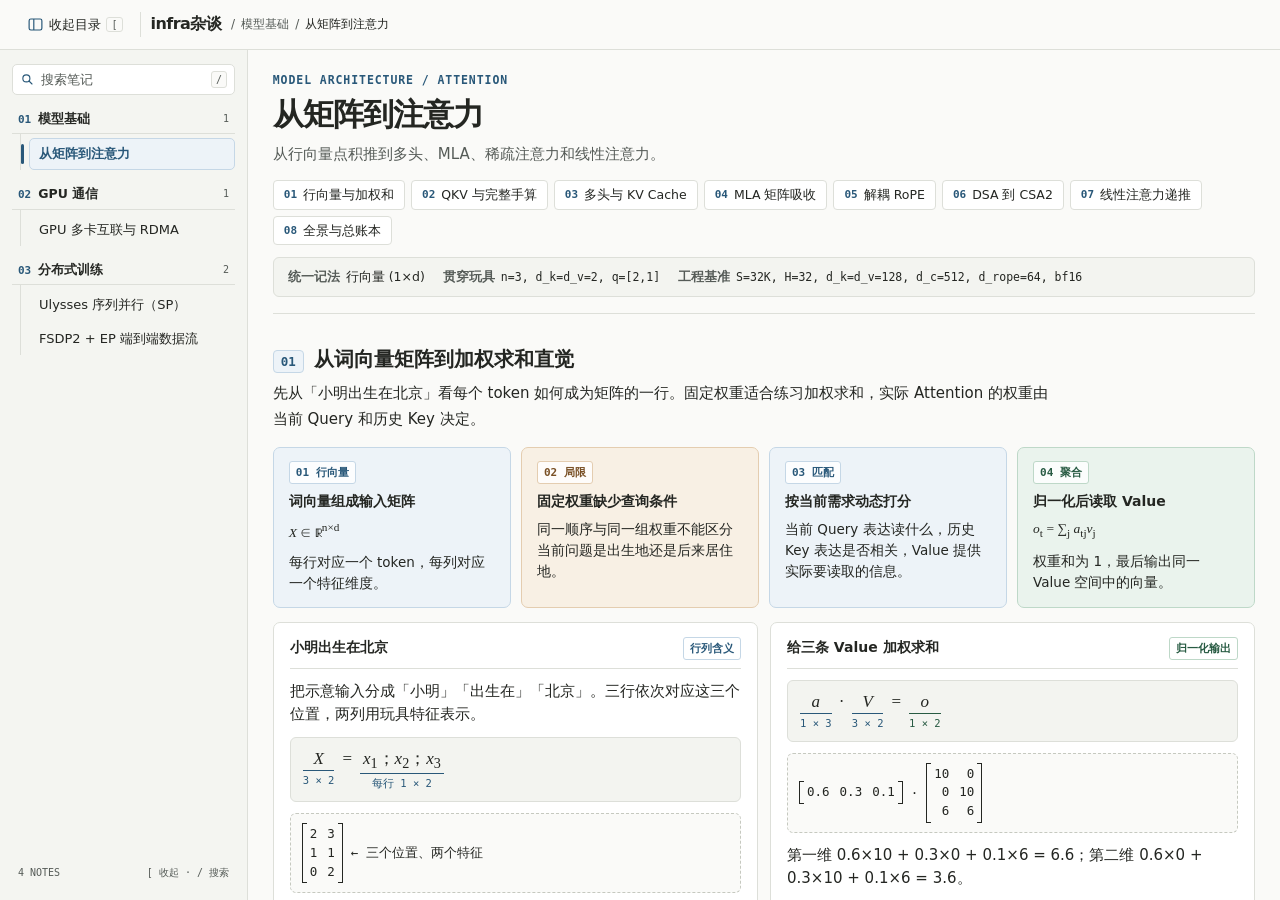
<file: index.html>
<!doctype html>
<html lang="zh-CN">
<head>
  <meta charset="utf-8">
  <meta name="viewport" content="width=device-width, initial-scale=1">
  <meta name="description" content="infra杂谈，涵盖大模型训练、GPU 通信和系统实现。">
  <meta name="theme-color" content="#fafaf8">
  <title>infra杂谈</title>
  <link rel="stylesheet" href="./assets/reader.css">
</head>
<body class="reader-home">
  <header class="reader-header">
    <div class="reader-header-inner">
      <button class="reader-toggle" type="button" aria-controls="reader-sidebar" aria-expanded="true" aria-keyshortcuts="[">
        <svg viewBox="0 0 20 20" width="17" height="17" fill="none" stroke="currentColor" stroke-width="1.4" aria-hidden="true">
          <rect x="2.5" y="3.5" width="15" height="13" rx="2" />
          <path d="M8 3.5v13" />
        </svg>
        <span class="reader-toggle-label">收起目录</span>
        <kbd aria-hidden="true">[</kbd>
      </button>
      <a class="site-name" href="./">infra杂谈</a>
      <p class="reader-location" aria-live="polite">
        <span aria-hidden="true">/</span>
        <span class="reader-location-domain">模型基础</span>
        <span aria-hidden="true">/</span>
        <span class="reader-location-title">从矩阵到注意力</span>
      </p>
    </div>
  </header>

  <div class="reader-layout">
    <aside class="reader-sidebar" id="reader-sidebar" aria-label="笔记目录">
      <label class="reader-search">
        <svg viewBox="0 0 20 20" width="15" height="15" fill="none" stroke="currentColor" stroke-width="1.5" aria-hidden="true">
          <circle cx="8.5" cy="8.5" r="4.7" />
          <path d="m12 12 4 4" stroke-linecap="round" />
        </svg>
        <input type="search" aria-label="搜索笔记" aria-keyshortcuts="/" placeholder="搜索笔记" autocomplete="off">
        <kbd aria-hidden="true">/</kbd>
      </label>

      <nav class="reader-domains" aria-label="笔记领域">
        <section class="nav-domain" data-domain="模型基础">
          <div class="nav-domain-head">
            <span class="nav-domain-title"><span class="nav-domain-num">01</span>模型基础</span>
            <span class="nav-domain-count">1</span>
          </div>
          <ul class="nav-list">
            <li class="nav-item" data-keywords="attention mla linear softmax 矩阵 注意力">
              <a class="nav-link" href="./notes/attention-from-matrices/" data-chapter="attention-from-matrices" target="chapter-content" aria-current="page">
                <span class="nav-title">从矩阵到注意力</span>
              </a>
            </li>
          </ul>
        </section>

        <section class="nav-domain" data-domain="GPU 通信">
          <div class="nav-domain-head">
            <span class="nav-domain-title"><span class="nav-domain-num">02</span>GPU 通信</span>
            <span class="nav-domain-count">1</span>
          </div>
          <ul class="nav-list">
            <li class="nav-item" data-keywords="rdma gpudirect nccl gpu pcie nvlink nvswitch 多卡互联 拓扑 网卡">
              <a class="nav-link" href="./notes/gpu-rdma/" data-chapter="gpu-rdma" target="chapter-content">
                <span class="nav-title">GPU 多卡互联与 RDMA</span>
              </a>
            </li>
          </ul>
        </section>

        <section class="nav-domain" data-domain="分布式训练">
          <div class="nav-domain-head">
            <span class="nav-domain-title"><span class="nav-domain-num">03</span>分布式训练</span>
            <span class="nav-domain-count">2</span>
          </div>
          <ul class="nav-list">
            <li class="nav-item" data-keywords="ulysses sp cp all-to-all flashattention 序列并行 上下文并行">
              <a class="nav-link" href="./notes/ulysses-sp/" data-chapter="ulysses-sp" target="chapter-content">
                <span class="nav-title">Ulysses 序列并行（SP）</span>
              </a>
            </li>
            <li class="nav-item" data-keywords="fsdp2 ep moe grouped matmul all-to-all 专家并行 路由">
              <a class="nav-link" href="./notes/fsdp2-ep/" data-chapter="fsdp2-ep" target="chapter-content">
                <span class="nav-title">FSDP2 + EP 端到端数据流</span>
              </a>
            </li>
          </ul>
        </section>
      </nav>

      <p class="reader-search-empty" role="status" hidden>没有匹配的笔记</p>
      <footer class="reader-sidebar-footer">
        <span class="reader-note-total">4 NOTES</span>
        <span><kbd>[</kbd> 收起 · <kbd>/</kbd> 搜索</span>
      </footer>
    </aside>

    <div class="reader-scrim" aria-hidden="true" hidden></div>
    <main class="reader-pane" aria-label="笔记正文">
      <iframe src="./notes/attention-from-matrices/index.html" name="chapter-content" title="从矩阵到注意力"></iframe>
    </main>
  </div>

  <script>
    const sidebar = document.querySelector(".reader-sidebar");
    const toggle = document.querySelector(".reader-toggle");
    const toggleLabel = toggle.querySelector(".reader-toggle-label");
    const search = sidebar.querySelector('input[type="search"]');
    const catalogue = sidebar.querySelector(".reader-domains");
    const empty = sidebar.querySelector(".reader-search-empty");
    const scrim = document.querySelector(".reader-scrim");
    const pane = document.querySelector(".reader-pane");
    const frame = pane.querySelector("iframe");
    const locationDomain = document.querySelector(".reader-location-domain");
    const locationTitle = document.querySelector(".reader-location-title");
    const compact = matchMedia("(max-width: 900px)");
    const normalize = value => value.normalize("NFKC").toLowerCase();
    const domains = [...catalogue.querySelectorAll(".nav-domain")].map(section => {
      const name = section.dataset.domain;
      const items = [...section.querySelectorAll(".nav-item")].map(item => {
        const link = item.querySelector(".nav-link");
        const title = link.querySelector(".nav-title").textContent;
        return { item, link, title, name, terms: normalize([name, title, item.dataset.keywords].join(" ")) };
      });
      return { section, items, count: section.querySelector(".nav-domain-count") };
    });
    const chapters = domains.flatMap(domain => domain.items);
    const chapterById = new Map(chapters.map(chapter => [chapter.link.dataset.chapter, chapter]));
    const defaultChapter = chapters.find(chapter => chapter.link.hasAttribute("aria-current")) ?? chapters[0];
    let displayedChapter = defaultChapter;
    let desktopOpen = true;
    let drawerOpen = false;

    function sidebarIsOpen() {
      return compact.matches ? drawerOpen : desktopOpen;
    }

    function renderSidebar() {
      const open = sidebarIsOpen();
      const overlay = compact.matches && open;
      if (!open && sidebar.contains(document.activeElement)) {
        toggle.focus();
      }
      document.body.classList.toggle("sidebar-collapsed", !desktopOpen);
      document.body.classList.toggle("sidebar-open", overlay);
      sidebar.inert = !open;
      pane.inert = overlay;
      scrim.hidden = !overlay;
      toggle.setAttribute("aria-expanded", String(open));
      toggleLabel.textContent = open ? "收起目录" : "展开目录";
    }

    function setSidebar(open) {
      if (compact.matches) {
        drawerOpen = open;
      } else {
        desktopOpen = open;
      }
      renderSidebar();
    }

    function filterNotes() {
      const query = normalize(search.value).trim().split(/\s+/).filter(Boolean);
      let visible = 0;
      for (const { section, items, count } of domains) {
        let matches = 0;
        for (const { item, terms } of items) {
          const matchesAll = query.every(word => terms.includes(word));
          item.hidden = !matchesAll;
          matches += Number(matchesAll);
        }
        section.hidden = matches === 0;
        count.textContent = matches;
        visible += matches;
      }
      catalogue.hidden = visible === 0;
      empty.hidden = visible > 0;
    }

    function showChapter() {
      const requested = new URLSearchParams(location.search).get("chapter");
      const selected = chapterById.get(requested) ?? defaultChapter;
      for (const chapter of chapters) {
        if (chapter === selected) {
          chapter.link.setAttribute("aria-current", "page");
        } else {
          chapter.link.removeAttribute("aria-current");
        }
      }
      locationDomain.textContent = selected.name;
      locationTitle.textContent = selected.title;
      frame.title = selected.title;
      if (selected !== displayedChapter) {
        displayedChapter = selected;
        if (location.protocol === "file:") {
          frame.src = new URL("index.html", selected.link.href).href;
        } else {
          frame.contentWindow.location.replace(selected.link.href);
        }
      }
    }

    function handleShortcut(event) {
      if (event.defaultPrevented || event.isComposing || event.altKey || event.ctrlKey || event.metaKey) {
        return;
      }
      if (event.key === "Escape" && event.target === search) {
        event.preventDefault();
        search.value = "";
        filterNotes();
        search.blur();
        return;
      }
      if (event.target.closest?.('input, textarea, select, [contenteditable]:not([contenteditable="false"])')) {
        return;
      }
      if (event.key === "[" || event.key === "/") {
        event.preventDefault();
        if (event.repeat) return;
        if (event.key === "[") {
          setSidebar(!sidebarIsOpen());
        } else {
          setSidebar(true);
          search.focus();
        }
      } else if (event.key === "Escape" && compact.matches && drawerOpen) {
        event.preventDefault();
        setSidebar(false);
      }
    }

    for (const { link } of chapters) {
      link.addEventListener("click", event => {
        if (event.button !== 0 || event.altKey || event.metaKey || event.ctrlKey || event.shiftKey) return;
        event.preventDefault();
        const url = new URL(location.href);
        if (url.searchParams.get("chapter") !== link.dataset.chapter) {
          url.searchParams.set("chapter", link.dataset.chapter);
          history.pushState(null, "", url);
        }
        if (displayedChapter.link === link) {
          frame.contentDocument?.documentElement.scrollTo(0, 0);
        }
        showChapter();
        if (compact.matches) setSidebar(false);
      });
    }

    toggle.addEventListener("click", () => setSidebar(!sidebarIsOpen()));
    scrim.addEventListener("click", () => setSidebar(false));
    search.addEventListener("input", filterNotes);
    document.addEventListener("keydown", handleShortcut);
    frame.addEventListener("load", () => {
      frame.contentDocument?.addEventListener("keydown", handleShortcut);
    });
    compact.addEventListener("change", () => {
      drawerOpen = false;
      renderSidebar();
    });
    window.addEventListener("popstate", showChapter);

    renderSidebar();
    filterNotes();
    showChapter();
  </script>
</body>
</html>
</file>
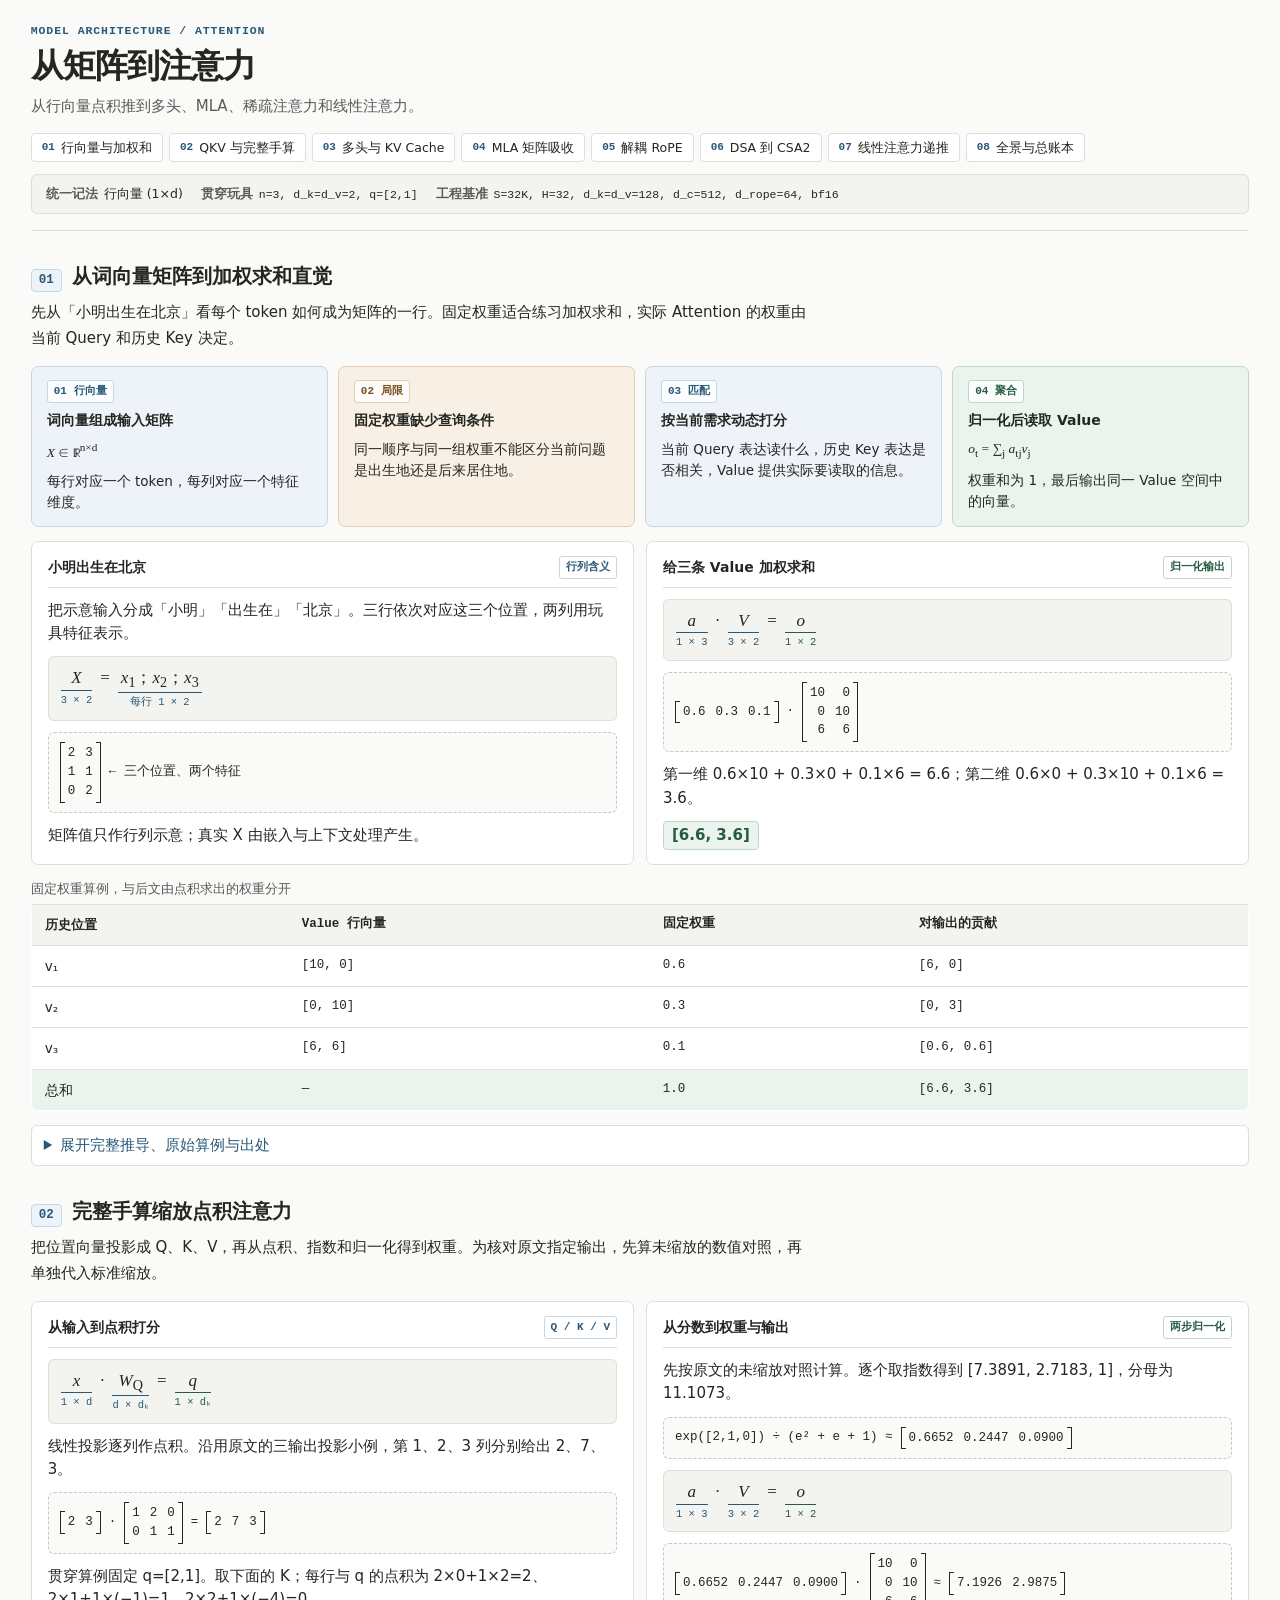
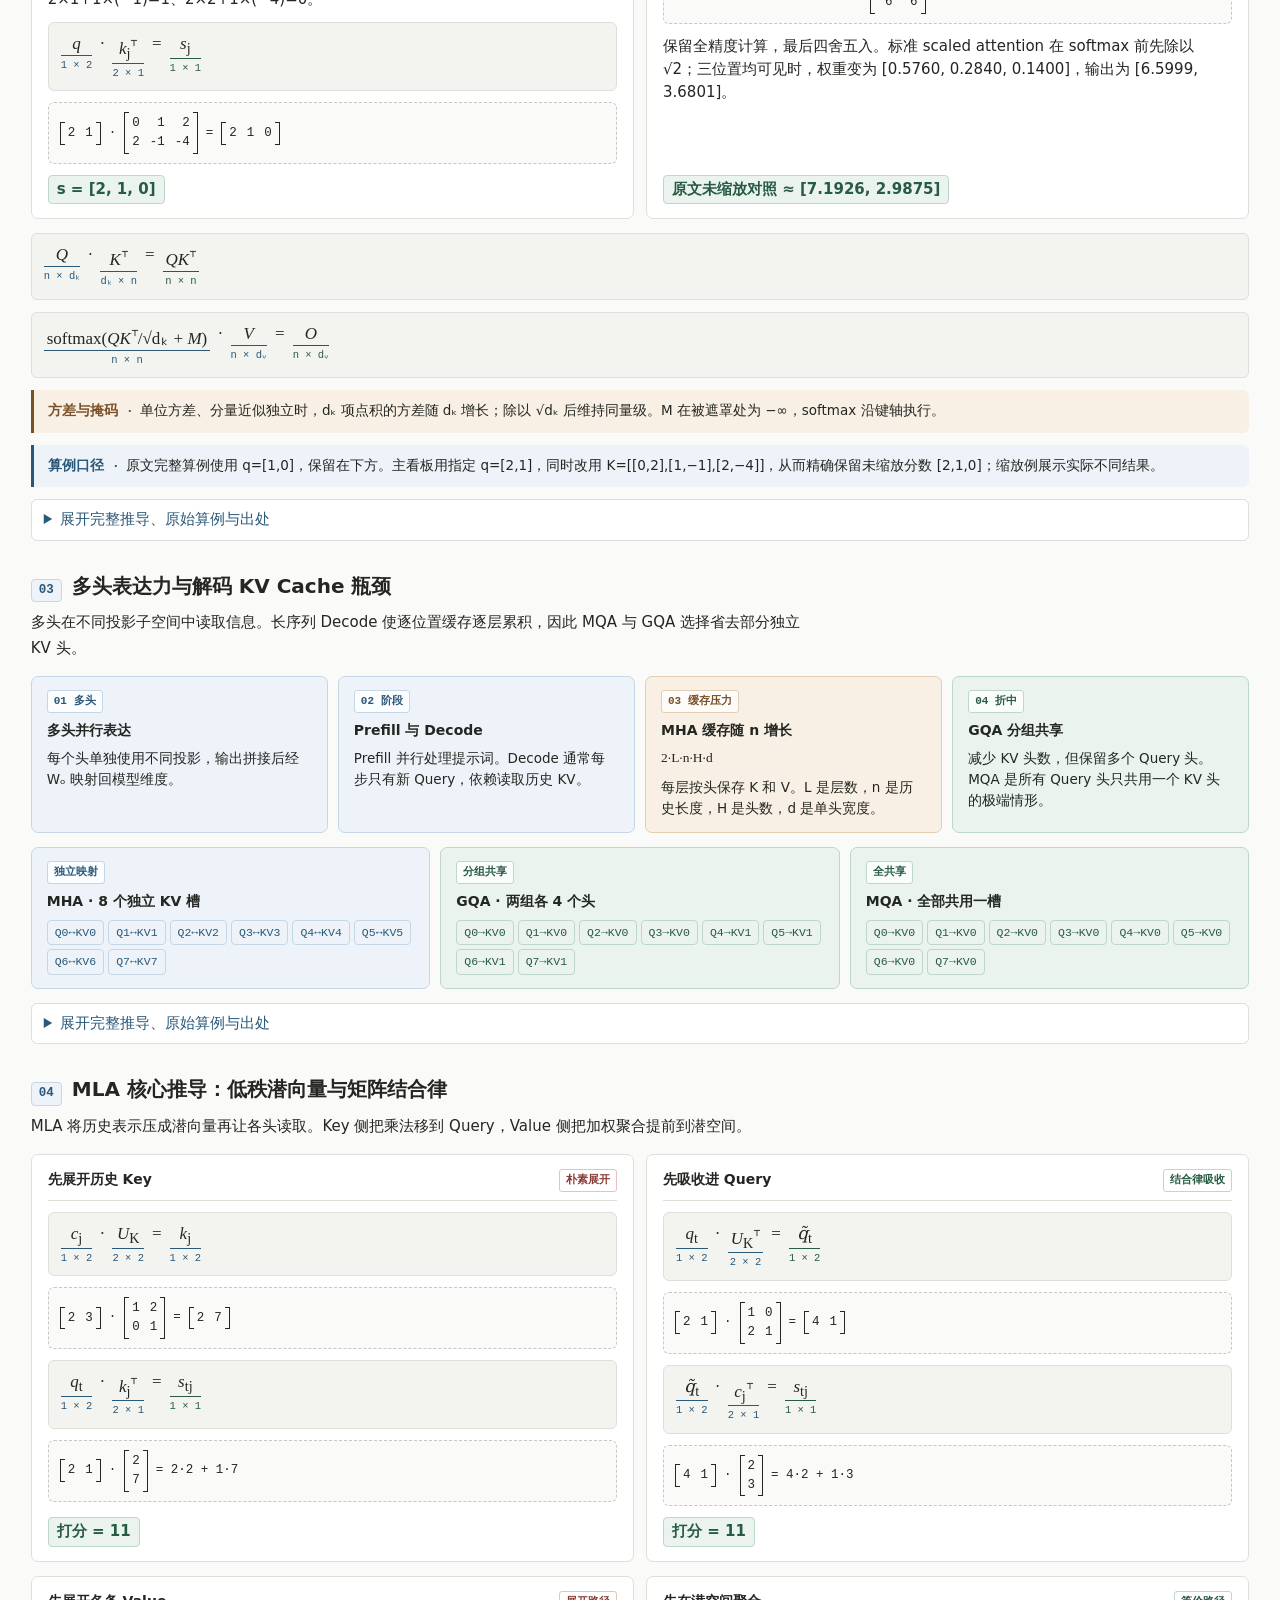
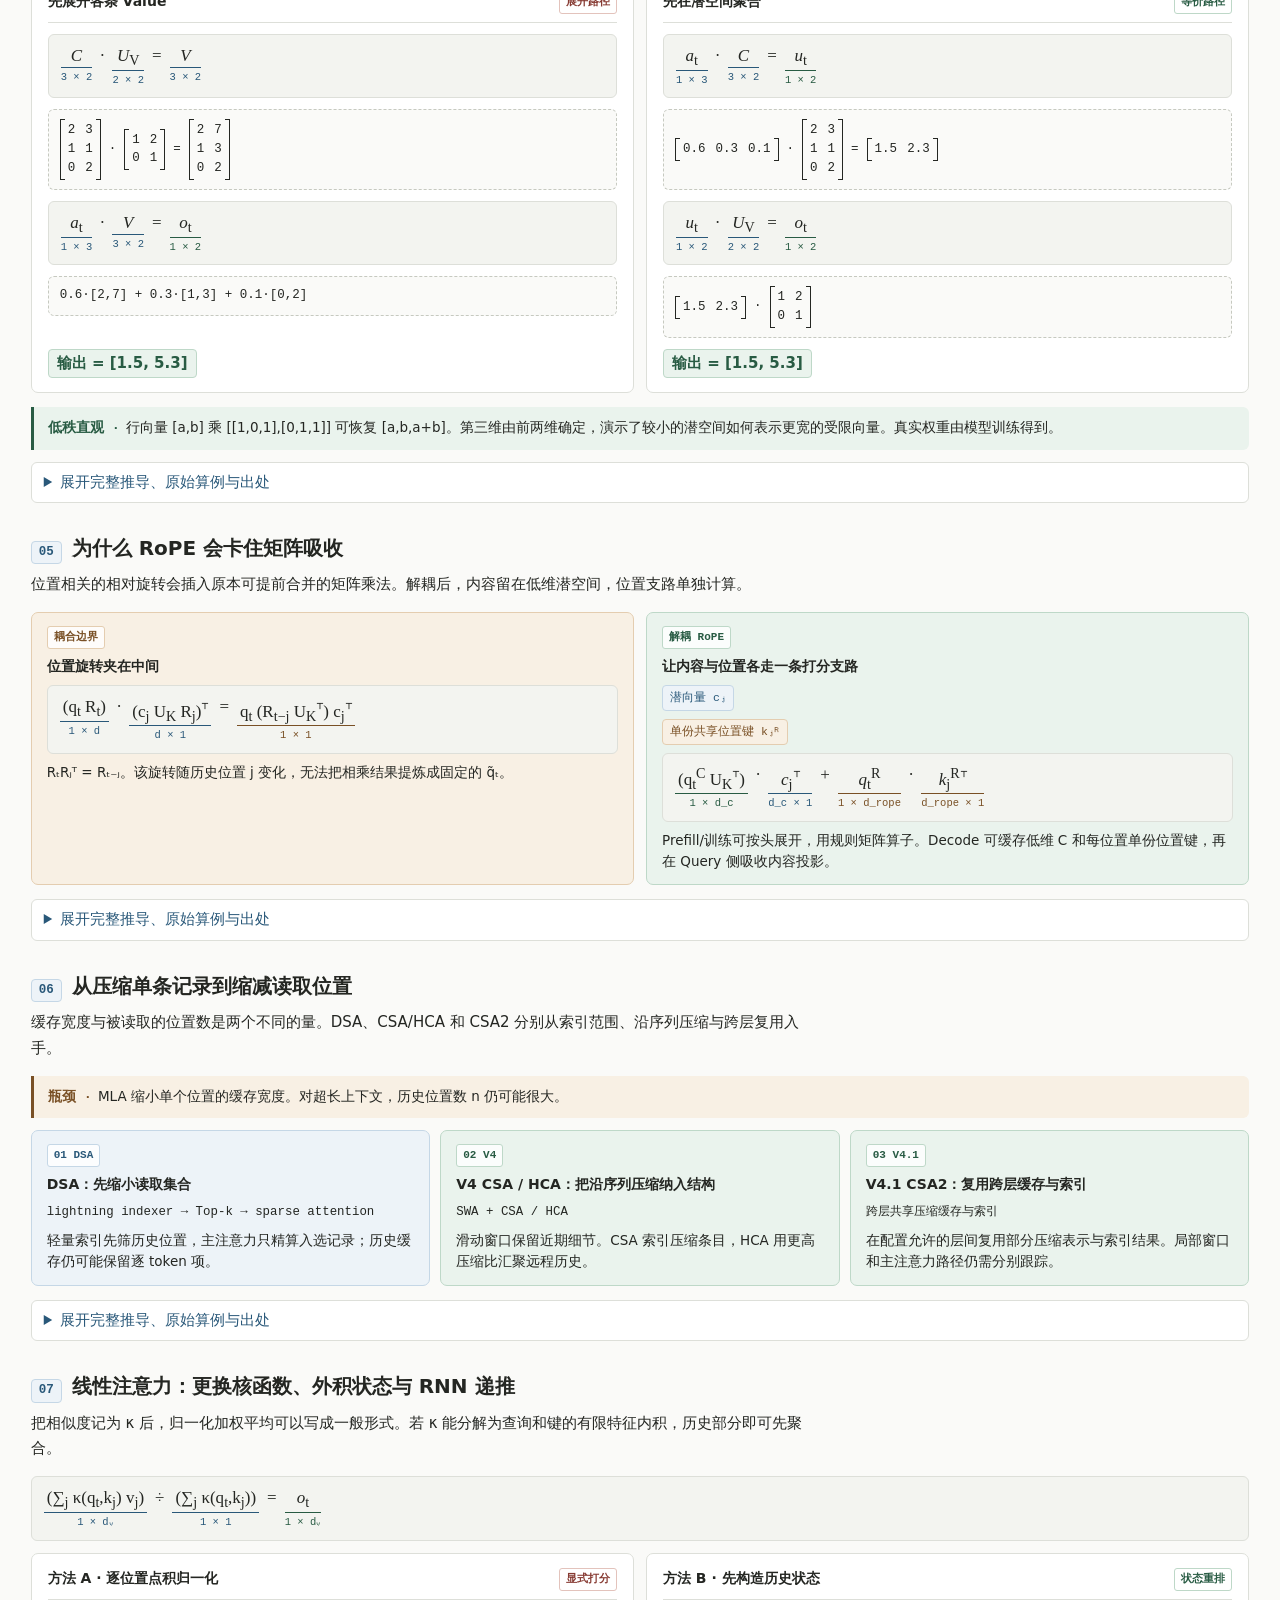
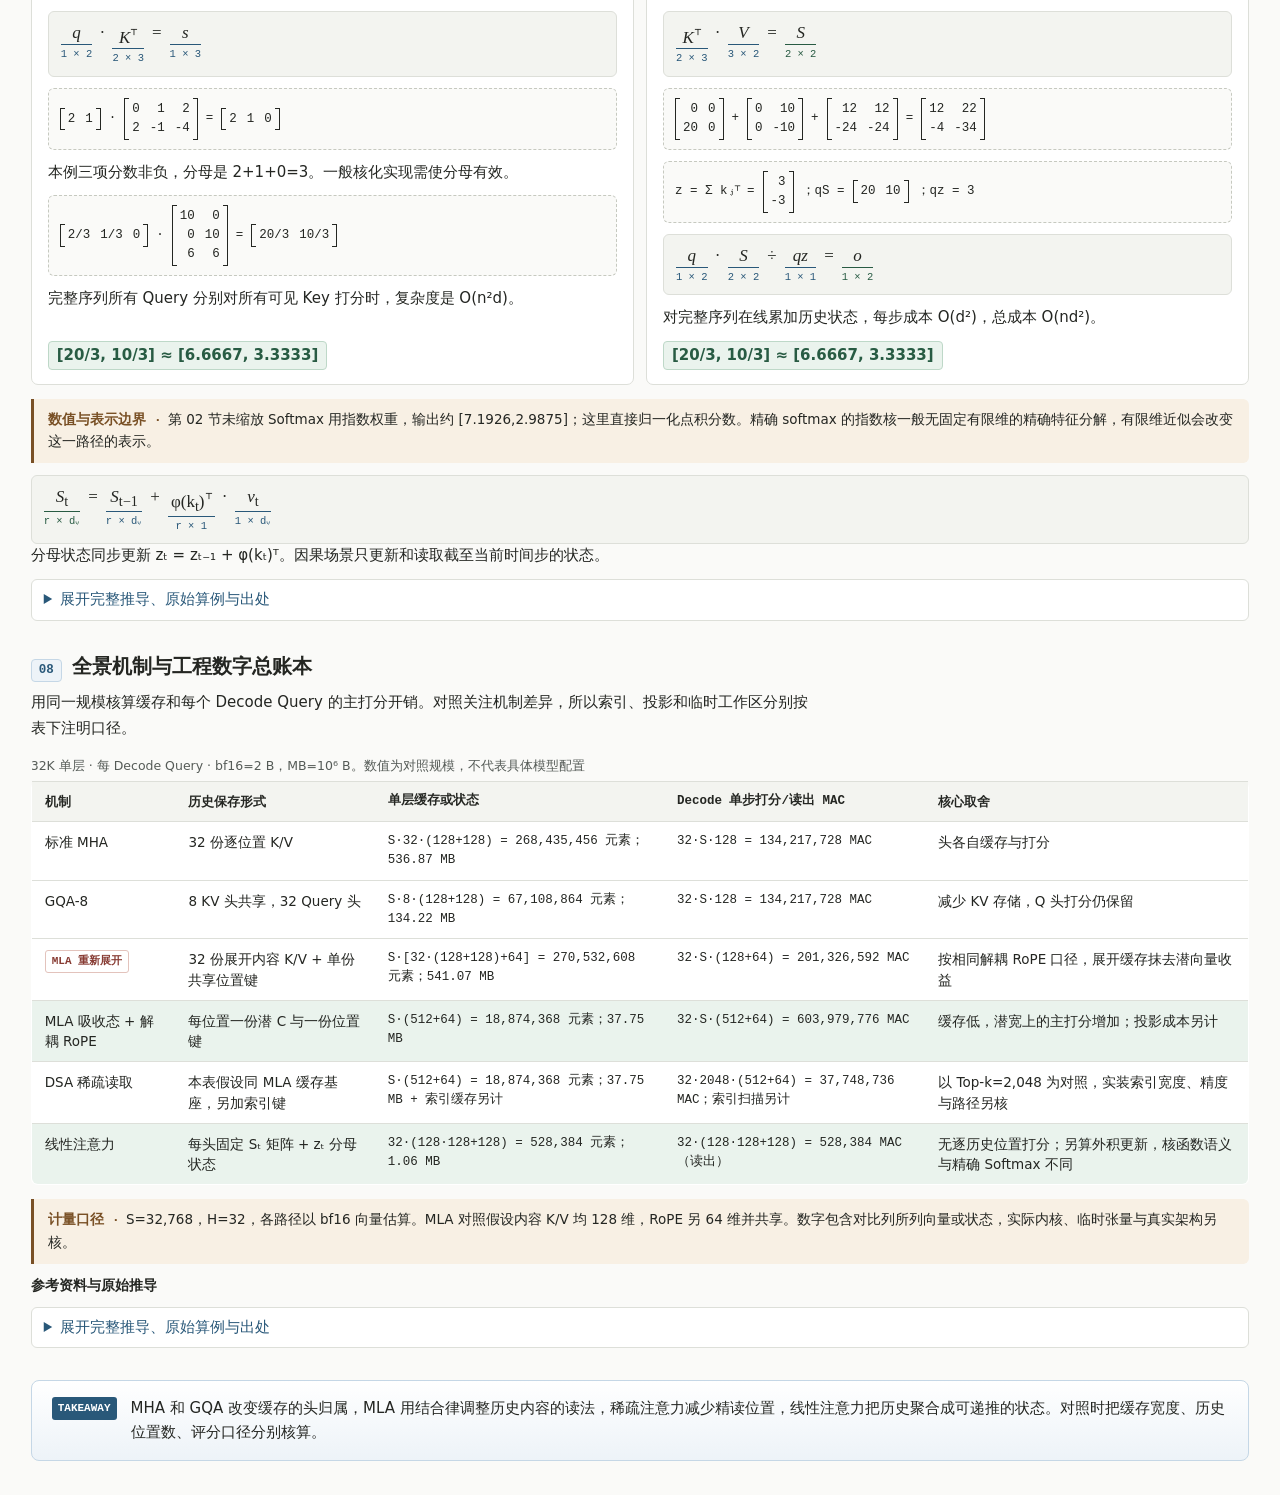
<file: notes/attention-from-matrices/index.html>
<!doctype html>
<html lang="zh-CN">
<head>
  <meta charset="utf-8">
  <meta name="viewport" content="width=device-width, initial-scale=1">
  <meta name="description" content="从行向量点积推到多头、MLA、稀疏注意力和线性注意力。">
  <title>从矩阵到注意力</title>
  <link rel="stylesheet" href="../../assets/infra-visual-note.css">
</head>
<body class="ivn">
<main class="ivn-canvas">
  <header class="ivn-header" id="top">
    <p class="ivn-kicker">MODEL ARCHITECTURE / ATTENTION</p>
    <h1 id="guide-title">从矩阵到注意力</h1>
    <p class="ivn-subtitle">从行向量点积推到多头、MLA、稀疏注意力和线性注意力。</p>
    <nav class="ivn-jump" aria-label="文章目录">
      <a href="#s-1"><span class="ivn-num">01</span>行向量与加权和</a>
      <a href="#s-4"><span class="ivn-num">02</span>QKV 与完整手算</a>
      <a href="#s-15"><span class="ivn-num">03</span>多头与 KV Cache</a>
      <a href="#s-20"><span class="ivn-num">04</span>MLA 矩阵吸收</a>
      <a href="#s-26"><span class="ivn-num">05</span>解耦 RoPE</a>
      <a href="#s-29"><span class="ivn-num">06</span>DSA 到 CSA2</a>
      <a href="#s-34"><span class="ivn-num">07</span>线性注意力递推</a>
      <a href="#s-45"><span class="ivn-num">08</span>全景与总账本</a>
    </nav>
    <dl class="ivn-spec" aria-label="全局设定">
      <div><dt>统一记法</dt><dd>行向量 (1×d)</dd></div>
      <div><dt>贯穿玩具</dt><dd><code>n=3, d_k=d_v=2, q=[2,1]</code></dd></div>
      <div><dt>工程基准</dt><dd><code>S=32K, H=32, d_k=d_v=128, d_c=512, d_rope=64, bf16</code></dd></div>
    </dl>
  </header>

  <section class="ivn-section" id="s-1">
    <header class="ivn-sec-head"><span class="ivn-sec-index">01</span><h2>从词向量矩阵到加权求和直觉</h2></header>
    <p class="ivn-lead">先从「小明出生在北京」看每个 token 如何成为矩阵的一行。固定权重适合练习加权求和，实际 Attention 的权重由当前 Query 和历史 Key 决定。</p>
    <div class="ivn-scroll" data-width="860" role="region" aria-label="从词向量到加权求和" tabindex="0">
      <div class="ivn-grid-4">
        <article class="ivn-card" data-tone="blue"><span class="ivn-badge" data-tone="blue">01 行向量</span><h3>词向量组成输入矩阵</h3><span class="ivn-math"><i>X</i> ∈ ℝ<sup>n×d</sup></span><p>每行对应一个 token，每列对应一个特征维度。</p></article>
        <article class="ivn-card" data-tone="amber"><span class="ivn-badge" data-tone="amber">02 局限</span><h3>固定权重缺少查询条件</h3><p>同一顺序与同一组权重不能区分当前问题是出生地还是后来居住地。</p></article>
        <article class="ivn-card" data-tone="blue"><span class="ivn-badge" data-tone="blue">03 匹配</span><h3>按当前需求动态打分</h3><p>当前 Query 表达读什么，历史 Key 表达是否相关，Value 提供实际要读取的信息。</p></article>
        <article class="ivn-card" data-tone="green"><span class="ivn-badge" data-tone="green">04 聚合</span><h3>归一化后读取 Value</h3><span class="ivn-math"><i>o</i><sub>t</sub> = ∑<sub>j</sub> <i>a</i><sub>tj</sub><i>v</i><sub>j</sub></span><p>权重和为 1，最后输出同一 Value 空间中的向量。</p></article>
      </div>
    </div>
    <div class="ivn-scroll" data-width="860" role="region" aria-label="输入矩阵与加权求和手算" tabindex="0">
      <div class="ivn-workbench">
        <article class="ivn-wb-panel"><div class="ivn-wb-head"><h3>小明出生在北京</h3><span class="ivn-badge" data-tone="blue">行列含义</span></div><p>把示意输入分成「小明」「出生在」「北京」。三行依次对应这三个位置，两列用玩具特征表示。</p><div class="ivn-dim-formula"><span class="ivn-term" data-tone="blue"><span class="ivn-expr"><i>X</i></span><span class="ivn-dim">3 × 2</span></span><span class="ivn-op">=</span><span class="ivn-term" data-tone="blue"><span class="ivn-expr"><i>x</i><sub>1</sub>；<i>x</i><sub>2</sub>；<i>x</i><sub>3</sub></span><span class="ivn-dim">每行 1 × 2</span></span></div><div class="ivn-calc-row"><span class="ivn-mat" data-cols="2" role="img" aria-label="矩阵 2, 3；1, 1；0, 2"><span>2</span><span>3</span><span>1</span><span>1</span><span>0</span><span>2</span></span> ← 三个位置、两个特征</div><p>矩阵值只作行列示意；真实 X 由嵌入与上下文处理产生。</p></article>
        <article class="ivn-wb-panel"><div class="ivn-wb-head"><h3>给三条 Value 加权求和</h3><span class="ivn-badge" data-tone="green">归一化输出</span></div><div class="ivn-dim-formula"><span class="ivn-term" data-tone="blue"><span class="ivn-expr"><i>a</i></span><span class="ivn-dim">1 × 3</span></span><span class="ivn-op">·</span><span class="ivn-term" data-tone="blue"><span class="ivn-expr"><i>V</i></span><span class="ivn-dim">3 × 2</span></span><span class="ivn-op">=</span><span class="ivn-term" data-tone="green"><span class="ivn-expr"><i>o</i></span><span class="ivn-dim">1 × 2</span></span></div><div class="ivn-calc-row"><span class="ivn-mat" data-cols="3" role="img" aria-label="矩阵 0.6, 0.3, 0.1"><span>0.6</span><span>0.3</span><span>0.1</span></span> · <span class="ivn-mat" data-cols="2" role="img" aria-label="矩阵 10, 0；0, 10；6, 6"><span>10</span><span>0</span><span>0</span><span>10</span><span>6</span><span>6</span></span></div><p>第一维 0.6×10 + 0.3×0 + 0.1×6 = 6.6；第二维 0.6×0 + 0.3×10 + 0.1×6 = 3.6。</p><p class="ivn-res">[6.6, 3.6]</p></article>
      </div>
    </div>
    <div class="ivn-scroll" data-width="780" role="region" aria-label="固定权重算例，与后文由点积求出的权重分开" tabindex="0">
      <table class="ivn-ledger">
        <caption>固定权重算例，与后文由点积求出的权重分开</caption>
        <thead><tr><th scope="col">历史位置</th><th class="ivn-num-col" scope="col">Value 行向量</th><th class="ivn-num-col" scope="col">固定权重</th><th class="ivn-num-col" scope="col">对输出的贡献</th></tr></thead>
        <tbody>
          <tr><td>v₁</td><td class="ivn-num-col">[10, 0]</td><td class="ivn-num-col">0.6</td><td class="ivn-num-col">[6, 0]</td></tr>
          <tr><td>v₂</td><td class="ivn-num-col">[0, 10]</td><td class="ivn-num-col">0.3</td><td class="ivn-num-col">[0, 3]</td></tr>
          <tr><td>v₃</td><td class="ivn-num-col">[6, 6]</td><td class="ivn-num-col">0.1</td><td class="ivn-num-col">[0.6, 0.6]</td></tr>
          <tr data-tone="green"><td>总和</td><td class="ivn-num-col">—</td><td class="ivn-num-col">1.0</td><td class="ivn-num-col">[6.6, 3.6]</td></tr>
        </tbody>
      </table>
    </div>
    <details><summary>展开完整推导、原始算例与出处</summary>
    <h4 id="s-2"><span>1.</span> Attention 在模型中的作用</h4>

    <figure><figcaption>“出生地”对应句中的哪一处？</figcaption><div>小明出生在<mark>北京</mark>，后来搬到了<span>上海</span>。他的<span>出生地</span>是……</div>
    <div><span>北京<small>出生在此</small></span><span>上海<small>后来迁入</small></span></div>
    <div>同一句话里有两个地名。“出生在”决定了这次提问要读取哪一处信息。</div>
    </figure>

    <div><div><div><div><p>输入文字会被切成 token，然后变成数字向量。经过若干层处理后，每个位置都有一个向量，例如：</p>
    </div>
    <div><div class="ivn-calc-row"><span class="ivn-math" data-tex="x_t=[0.2,-0.7,1.3,\ldots]"><i>x</i><sub><i>t</i></sub>=[0.2,−0.7,1.3,…]</span></div>
    </div>
    </div>
    </div>
    </div>

    <ul>
    <li><span class="ivn-math" data-tex="t"><i>t</i></span>：第几个位置。</li>

    <li><span class="ivn-math" data-tex="x_t"><i>x</i><sub><i>t</i></sub></span>：这个位置当前的表示。</li>

    <li>向量中有 <span class="ivn-math" data-tex="d"><i>d</i></span> 个数字，就叫 <strong><span class="ivn-math" data-tex="d"><i>d</i></span> 维向量</strong>。</li>

    </ul>

    <p>可以把向量理解成“模型对这个位置的数字化描述”。这些维度由训练共同形成，通常不能逐个命名为“人物”“地点”等人类概念。</p>

    <p>Attention 的任务是：<strong>根据当前位置需要什么，从其他位置取出相关信息，合成一份新的表示。</strong></p>

    <p>它的输出仍然是一个向量。之后还要经过后续层和词表预测，才能变成下一个 token。</p>

    <h4 id="s-3"><span>2.</span> 基本运算：加权求和</h4>

    <div><div><div><div>三个位置的 Value</div>
    <div><div class="ivn-calc-row"><span class="ivn-math" data-tex="v_1=[10,0],\qquad v_2=[0,10],\qquad v_3=[6,6]"><i>v</i><sub>1</sub>=[10,0], <i>v</i><sub>2</sub>=[0,10], <i>v</i><sub>3</sub>=[6,6]</span></div>
    </div>
    </div>
    <div><div>给三个位置分配权重</div>
    <div><div class="ivn-calc-row"><span class="ivn-math" data-tex="a_1=0.6,\qquad a_2=0.3,\qquad a_3=0.1"><i>a</i><sub>1</sub>=0.6, <i>a</i><sub>2</sub>=0.3, <i>a</i><sub>3</sub>=0.1</span></div>
    </div>
    </div>
    </div>
    </div>

    <div><figure><figcaption>三条 Value 各贡献多少？</figcaption><div class="ivn-scroll" data-width="860" role="region" aria-label="完整推导中的对照表" tabindex="0">
      <table class="ivn-ledger"><thead><tr><th scope="col">位置</th><th scope="col">Value</th><th scope="col">权重</th><th scope="col">贡献</th></tr></thead><tbody><tr><th scope="row">v<sub>1</sub></th><td><span>[10, 0]</span></td><td><span>0.6</span></td><td><span>[6, 0]</span></td></tr><tr><th scope="row">v<sub>2</sub></th><td><span>[0, 10]</span></td><td><span>0.3</span></td><td><span>[0, 3]</span></td></tr><tr><th scope="row">v<sub>3</sub></th><td><span>[6, 6]</span></td><td><span>0.1</span></td><td><span>[0.6, 0.6]</span></td></tr></tbody></table>
    </div><div>沿最后一列逐坐标相加，得到 [6.6, 3.6]。</div>
    </figure>
    </div>

    <div><div><div><div>按权重相加</div>
    <div><div class="ivn-calc-row"><span class="ivn-math" data-tex="\begin{aligned}&#10;o&amp;=a_1v_1+a_2v_2+a_3v_3\\&#10; &amp;=0.6[10,0]+0.3[0,10]+0.1[6,6]\\&#10; &amp;=[6.6,3.6]&#10;\end{aligned}"><i>o</i> =<i>a</i><sub>1</sub><i>v</i><sub>1</sub>+<i>a</i><sub>2</sub><i>v</i><sub>2</sub>+<i>a</i><sub>3</sub><i>v</i><sub>3</sub>； =0.6[10,0]+0.3[0,10]+0.1[6,6]； =[6.6,3.6]</span></div>
    </div>
    </div>
    <div><div>写成求和式</div>
    <div><div class="ivn-calc-row"><span class="ivn-math" data-tex="o=\sum_{j=1}^{3}a_jv_j"><i>o</i>=∑<sub><i>j</i>=1</sub><sup>3</sup><i>a</i><sub><i>j</i></sub><i>v</i><sub><i>j</i></sub></span></div>
    </div>
    </div>
    </div>
    </div>

    <p>其中 <span class="ivn-math" data-tex="\sum">∑</span> 就是“逐项相加”的缩写。只要权重非负、总和为 1，这也可以叫加权平均。</p>

    <p><strong>Attention 的核心问题因此变成：这些权重怎样根据当前需要自动产生？</strong></p>

    </details>
  </section>

  <section class="ivn-section" id="s-4">
    <header class="ivn-sec-head"><span class="ivn-sec-index">02</span><h2>完整手算缩放点积注意力</h2></header>
    <p class="ivn-lead">把位置向量投影成 Q、K、V，再从点积、指数和归一化得到权重。为核对原文指定输出，先算未缩放的数值对照，再单独代入标准缩放。</p>
    <div class="ivn-scroll" data-width="860" role="region" aria-label="投影、打分与 Softmax 两步手算" tabindex="0">
      <div class="ivn-workbench">
        <article class="ivn-wb-panel"><div class="ivn-wb-head"><h3>从输入到点积打分</h3><span class="ivn-badge" data-tone="blue">Q / K / V</span></div><div class="ivn-dim-formula"><span class="ivn-term" data-tone="blue"><span class="ivn-expr"><i>x</i></span><span class="ivn-dim">1 × d</span></span><span class="ivn-op">·</span><span class="ivn-term" data-tone="blue"><span class="ivn-expr"><i>W</i><sub>Q</sub></span><span class="ivn-dim">d × dₖ</span></span><span class="ivn-op">=</span><span class="ivn-term" data-tone="green"><span class="ivn-expr"><i>q</i></span><span class="ivn-dim">1 × dₖ</span></span></div><p>线性投影逐列作点积。沿用原文的三输出投影小例，第 1、2、3 列分别给出 2、7、3。</p><div class="ivn-calc-row"><span class="ivn-mat" data-cols="2" role="img" aria-label="矩阵 2, 3"><span>2</span><span>3</span></span> · <span class="ivn-mat" data-cols="3" role="img" aria-label="矩阵 1, 2, 0；0, 1, 1"><span>1</span><span>2</span><span>0</span><span>0</span><span>1</span><span>1</span></span> = <span class="ivn-mat" data-cols="3" role="img" aria-label="矩阵 2, 7, 3"><span>2</span><span>7</span><span>3</span></span></div><p>贯穿算例固定 q=[2,1]。取下面的 K；每行与 q 的点积为 2×0+1×2=2、2×1+1×(−1)=1、2×2+1×(−4)=0。</p><div class="ivn-dim-formula"><span class="ivn-term" data-tone="blue"><span class="ivn-expr"><i>q</i></span><span class="ivn-dim">1 × 2</span></span><span class="ivn-op">·</span><span class="ivn-term" data-tone="blue"><span class="ivn-expr"><i>k</i><sub>j</sub><sup>⊤</sup></span><span class="ivn-dim">2 × 1</span></span><span class="ivn-op">=</span><span class="ivn-term" data-tone="green"><span class="ivn-expr"><i>s</i><sub>j</sub></span><span class="ivn-dim">1 × 1</span></span></div><div class="ivn-calc-row"><span class="ivn-mat" data-cols="2" role="img" aria-label="矩阵 2, 1"><span>2</span><span>1</span></span> · <span class="ivn-mat" data-cols="3" role="img" aria-label="矩阵 0, 1, 2；2, -1, -4"><span>0</span><span>1</span><span>2</span><span>2</span><span>-1</span><span>-4</span></span> = <span class="ivn-mat" data-cols="3" role="img" aria-label="矩阵 2, 1, 0"><span>2</span><span>1</span><span>0</span></span></div><p class="ivn-res">s = [2, 1, 0]</p></article>
        <article class="ivn-wb-panel"><div class="ivn-wb-head"><h3>从分数到权重与输出</h3><span class="ivn-badge" data-tone="green">两步归一化</span></div><p>先按原文的未缩放对照计算。逐个取指数得到 [7.3891, 2.7183, 1]，分母为 11.1073。</p><div class="ivn-calc-row">exp([2,1,0]) ÷ (e² + e + 1) ≈ <span class="ivn-mat" data-cols="3" role="img" aria-label="矩阵 0.6652, 0.2447, 0.0900"><span>0.6652</span><span>0.2447</span><span>0.0900</span></span></div><div class="ivn-dim-formula"><span class="ivn-term" data-tone="blue"><span class="ivn-expr"><i>a</i></span><span class="ivn-dim">1 × 3</span></span><span class="ivn-op">·</span><span class="ivn-term" data-tone="blue"><span class="ivn-expr"><i>V</i></span><span class="ivn-dim">3 × 2</span></span><span class="ivn-op">=</span><span class="ivn-term" data-tone="green"><span class="ivn-expr"><i>o</i></span><span class="ivn-dim">1 × 2</span></span></div><div class="ivn-calc-row"><span class="ivn-mat" data-cols="3" role="img" aria-label="矩阵 0.6652, 0.2447, 0.0900"><span>0.6652</span><span>0.2447</span><span>0.0900</span></span> · <span class="ivn-mat" data-cols="2" role="img" aria-label="矩阵 10, 0；0, 10；6, 6"><span>10</span><span>0</span><span>0</span><span>10</span><span>6</span><span>6</span></span> ≈ <span class="ivn-mat" data-cols="2" role="img" aria-label="矩阵 7.1926, 2.9875"><span>7.1926</span><span>2.9875</span></span></div><p>保留全精度计算，最后四舍五入。标准 scaled attention 在 softmax 前先除以 √2；三位置均可见时，权重变为 [0.5760, 0.2840, 0.1400]，输出为 [6.5999, 3.6801]。</p><p class="ivn-res">原文未缩放对照 ≈ [7.1926, 2.9875]</p></article>
      </div>
    </div>
    <div class="ivn-dim-formula"><span class="ivn-term" data-tone="blue"><span class="ivn-expr"><i>Q</i></span><span class="ivn-dim">n × dₖ</span></span><span class="ivn-op">·</span><span class="ivn-term" data-tone="blue"><span class="ivn-expr"><i>K</i><sup>⊤</sup></span><span class="ivn-dim">dₖ × n</span></span><span class="ivn-op">=</span><span class="ivn-term" data-tone="green"><span class="ivn-expr"><i>QK</i><sup>⊤</sup></span><span class="ivn-dim">n × n</span></span></div>
    <div class="ivn-dim-formula"><span class="ivn-term" data-tone="blue"><span class="ivn-expr">softmax(<i>QK</i><sup>⊤</sup>/√dₖ + <i>M</i>)</span><span class="ivn-dim">n × n</span></span><span class="ivn-op">·</span><span class="ivn-term" data-tone="blue"><span class="ivn-expr"><i>V</i></span><span class="ivn-dim">n × dᵥ</span></span><span class="ivn-op">=</span><span class="ivn-term" data-tone="green"><span class="ivn-expr"><i>O</i></span><span class="ivn-dim">n × dᵥ</span></span></div>
    <p class="ivn-callout" data-tone="amber"><strong class="ivn-callout-tag">方差与掩码 ·</strong>单位方差、分量近似独立时，dₖ 项点积的方差随 dₖ 增长；除以 √dₖ 后维持同量级。M 在被遮罩处为 −∞，softmax 沿键轴执行。</p>
    <p class="ivn-callout" data-tone="blue"><strong class="ivn-callout-tag">算例口径 ·</strong>原文完整算例使用 q=[1,0]，保留在下方。主看板用指定 q=[2,1]，同时改用 K=[[0,2],[1,−1],[2,−4]]，从而精确保留未缩放分数 [2,1,0]；缩放例展示实际不同结果。</p>
    <details><summary>展开完整推导、原始算例与出处</summary>
    <h4><span>3.</span> 从输入表示得到 Q、K、V</h4>

    <p>注意力权重的计算需要为每个位置构造三种表示：</p>

    <div><figure>
      <figcaption>从同一个输入向量 <var>x</var> 得到三种投影</figcaption>
      <div class="ivn-slots">
        <div><strong>Query</strong><code>xW<sub>Q</sub> → q</code></div>

        <div><strong>Key</strong><code>xW<sub>K</sub> → k</code></div>

        <div><strong>Value</strong><code>xW<sub>V</sub> → v</code></div>

      </div>

    </figure>
    </div>

    <div><div class="ivn-scroll" data-width="860" role="region" aria-label="完整推导中的对照表" tabindex="0">
      <table class="ivn-ledger">
      <thead>
      <tr>
      <th>符号</th>
      <th>名称</th>
      <th>运算中的作用</th>
      </tr>
      </thead>
      <tbody><tr>
      <td><span class="ivn-math" data-tex="q"><i>q</i></span></td>
      <td>Query，查询</td>
      <td>表示当前位置用什么条件寻找信息</td>
      </tr>
      <tr>
      <td><span class="ivn-math" data-tex="k"><i>k</i></span></td>
      <td>Key，键</td>
      <td>提供用于匹配的特征</td>
      </tr>
      <tr>
      <td><span class="ivn-math" data-tex="v"><i>v</i></span></td>
      <td>Value，值</td>
      <td>提供实际被加权汇总的内容</td>
      </tr>
      </tbody></table>
    </div></div>

    <div><div><div><div><p>它们都从输入表示 <span class="ivn-math" data-tex="x"><i>x</i></span> 计算出来：</p>
    </div>
    <div><div class="ivn-calc-row"><span class="ivn-math" data-tex="q=xW_Q,\qquad k=xW_K,\qquad v=xW_V"><i>q</i>=<i>x</i><i>W</i><sub><i>Q</i></sub>, <i>k</i>=<i>x</i><i>W</i><sub><i>K</i></sub>, <i>v</i>=<i>x</i><i>W</i><sub><i>V</i></sub></span></div>
    </div>
    </div>
    </div>
    </div>

    <p><span class="ivn-math" data-tex="W_Q,W_K,W_V"><i>W</i><sub><i>Q</i></sub>,<i>W</i><sub><i>K</i></sub>,<i>W</i><sub><i>V</i></sub></span> 是训练得到的参数矩阵。“判断某条信息是否相关”和“取走这条信息的哪些内容”可以是两种不同的处理。让 K、V 使用不同变换，给模型更多自由度。</p>

    <h4 id="s-5">3.1 矩阵乘法的计算过程</h4>

    <div><div><div><div>输入与投影矩阵</div>
    <div><div class="ivn-calc-row"><span class="ivn-math" data-tex="x=[2,3],\qquad W=\begin{bmatrix}1&amp;2&amp;0\\0&amp;1&amp;1\end{bmatrix}"><i>x</i>=[2,3], <i>W</i>=<span class="ivn-mat" data-cols="3" role="img" aria-label="120011"><span>1</span><span>2</span><span>0</span><span>0</span><span>1</span><span>1</span></span></span></div>
    </div>
    </div>
    <div><div>逐列计算输出</div>
    <div><div class="ivn-calc-row"><span class="ivn-math" data-tex="xW=[2\times1+3\times0,\;2\times2+3\times1,\;2\times0+3\times1]=[2,7,3]"><i>x</i><i>W</i>=[2×1+3×0,  2×2+3×1,  2×0+3×1]=[2,7,3]</span></div>
    </div>
    </div>
    </div>
    </div>

    <p>每个输出数字，都是输入数字的一种加权组合。因此，<span class="ivn-math" data-tex="xW_Q"><i>x</i><i>W</i><sub><i>Q</i></sub></span> 可以读成：用 <span class="ivn-math" data-tex="W_Q"><i>W</i><sub><i>Q</i></sub></span> 规定的组合方式，把输入特征重新组合成 Query 特征。</p>

    <p>“投影”“线性层”“线性变换”在这里描述的就是这类运算。神经网络里称作“投影”的操作也可以增加维度，不一定是降维。</p>

    <h4 id="s-6">3.2 矩阵乘法的维度关系</h4>

    <div><div><div><div>代入本例的维度</div>
    <div><div class="ivn-calc-row"><span class="ivn-math" data-tex="\underbrace{x}_{1\times2}\underbrace{W}_{2\times3}=\underbrace{xW}_{1\times3}"><i>x</i><sub>⏟</sub><sub>1×2</sub><i>W</i><sub>⏟</sub><sub>2×3</sub>=<i>x</i><i>W</i><sub>⏟</sub><sub>1×3</sub></span></div>
    </div>
    </div>
    <div><div>推广到任意维度</div>
    <div><div class="ivn-calc-row"><span class="ivn-math" data-tex="(a\times b)(b\times c)\longrightarrow(a\times c)">(<i>a</i>×<i>b</i>)(<i>b</i>×<i>c</i>)⟶(<i>a</i>×<i>c</i>)</span></div>
    </div>
    </div>
    </div>
    </div>

    <p><strong>中间两个尺寸必须相等。</strong> 阅读矩阵公式时，可以先标出各矩阵的尺寸，以确认乘法顺序和每一步的输出形状。</p>

    <h4 id="s-7"><span>4.</span> 用 Q 与 K 的点积计算分数</h4>

    <div><div><div><div>当前 Query</div>
    <div><div class="ivn-calc-row"><span class="ivn-math" data-tex="q=[1,0]"><i>q</i>=[1,0]</span></div>
    </div>
    </div>
    <div><div>三个历史 Key</div>
    <div><div class="ivn-calc-row"><span class="ivn-math" data-tex="k_1=[2,0],\qquad k_2=[1,1],\qquad k_3=[0,2]"><i>k</i><sub>1</sub>=[2,0], <i>k</i><sub>2</sub>=[1,1], <i>k</i><sub>3</sub>=[0,2]</span></div>
    </div>
    </div>
    <div><div>与第一个 Key 做点积</div>
    <div><div class="ivn-calc-row"><span class="ivn-math" data-tex="q\cdot k_1=1\times2+0\times0=2"><i>q</i>⋅<i>k</i><sub>1</sub>=1×2+0×0=2</span></div>
    </div>
    </div>
    <div><div>与其余两个 Key 做点积</div>
    <div><div class="ivn-calc-row"><span class="ivn-math" data-tex="q\cdot k_2=1,\qquad q\cdot k_3=0"><i>q</i>⋅<i>k</i><sub>2</sub>=1, <i>q</i>⋅<i>k</i><sub>3</sub>=0</span></div>
    </div>
    </div>
    </div>
    </div>

    <p>于是得到分数 <span class="ivn-math" data-tex="s=[2,1,0]"><i>s</i>=[2,1,0]</span>。在这个例子里，Query 只关心第一维，因此第一维更大的 Key 得分更高。</p>

    <p>对于真正的模型，Q、K 的坐标由训练得到。训练会调整投影矩阵，使这种打分有助于预测后续 token。</p>

    <h4 id="s-8">点积为何会写成 <span class="ivn-math" data-tex="qk^\top"><i>q</i><i>k</i><sup><i>⊤</i></sup></span></h4>

    <div><div><div><div><p>这里统一采用行向量记法。上标 <span class="ivn-math" data-tex="{}^\top"><sup><i>⊤</i></sup></span> 表示<strong>转置</strong>，也就是把行变成列：</p>
    </div>
    <div><div class="ivn-calc-row"><span class="ivn-math" data-tex="k_1^\top=\begin{bmatrix}2\\0\end{bmatrix}"><i>k</i><sub>1</sub><sup><i>⊤</i></sup>=<span class="ivn-mat" data-cols="1" role="img" aria-label="20"><span>2</span><span>0</span></span></span></div>
    </div>
    </div>
    <div><div>用矩阵乘法计算点积</div>
    <div><div class="ivn-calc-row"><span class="ivn-math" data-tex="qk_1^\top=[1,0]\begin{bmatrix}2\\0\end{bmatrix}=2"><i>q</i><i>k</i><sub>1</sub><sup><i>⊤</i></sup>=[1,0]<span class="ivn-mat" data-cols="1" role="img" aria-label="20"><span>2</span><span>0</span></span>=2</span></div>
    </div>
    </div>
    <div><div>核对输出维度</div>
    <div><div class="ivn-calc-row"><span class="ivn-math" data-tex="(1\times d)(d\times1)\longrightarrow1\times1">(1×<i>d</i>)(<i>d</i>×1)⟶1×1</span></div>
    </div>
    </div>
    </div>
    </div>

    <p>输出是一个数，正好用于打分。</p>

    <h4 id="s-9"><span>5.</span> Softmax：将分数归一化为权重</h4>
    <p>分数 <span class="ivn-math" data-tex="[2,1,0]">[2,1,0]</span> 还不是注意力权重。一般的打分可能为负数，总和也不一定是 1。softmax 分两步。</p>
    <div><div><div><div><h4 id="s-10">取指数</h4>
    </div>
    <div><div class="ivn-calc-row"><span class="ivn-math" data-tex="[e^2,e^1,e^0]\approx[7.389,2.718,1]">[<i>e</i><sup>2</sup>,<i>e</i><sup>1</sup>,<i>e</i><sup>0</sup>]≈[7.389,2.718,1]</span></div>
    <p>现在只需知道：<span class="ivn-math" data-tex="e^s"><i>e</i><sup><i>s</i></sup></span> 总是正数；<span class="ivn-math" data-tex="s"><i>s</i></span> 越大，<span class="ivn-math" data-tex="e^s"><i>e</i><sup><i>s</i></sup></span> 越大。</p>
    </div>
    </div>
    <div><div><h4 id="s-11">除以指数总和</h4>
    </div>
    <div><p>三项指数共用一个分母。</p>
    <div class="ivn-calc-row"><span class="ivn-math" data-tex="7.389+2.718+1=11.107">7.389+2.718+1=11.107</span></div>
    <div class="ivn-calc-row"><span class="ivn-math" data-tex="a\approx[0.6652,0.2447,0.0900]"><i>a</i>≈[0.6652,0.2447,0.0900]</span></div>
    <div class="ivn-calc-row"><span class="ivn-math" data-tex="a_j=\frac{e^{s_j}}{\sum_r e^{s_r}}"><i>a</i><sub><i>j</i></sub>=(<i>e</i><sup><i>s</i><sub><i>j</i></sub></sup>) / (∑<sub><i>r</i></sub><i>e</i><sup><i>s</i><sub><i>r</i></sub></sup>)</span></div>
    </div>
    </div>
    </div>
    </div>
    <div><figure><figcaption>三个历史位置的权重与 Value</figcaption><div class="ivn-scroll" data-width="860" role="region" aria-label="完整推导中的对照表" tabindex="0">
      <table class="ivn-ledger"><thead><tr><th scope="col">位置</th><th scope="col">分数</th><th scope="col">指数</th><th scope="col">权重</th><th scope="col">Value</th></tr></thead><tbody><tr><th scope="row">1</th><td><span>2</span></td><td><span>7.389</span></td><td><span>0.6652</span></td><td><span>[10, 0]</span></td></tr><tr><th scope="row">2</th><td><span>1</span></td><td><span>2.718</span></td><td><span>0.2447</span></td><td><span>[0, 10]</span></td></tr><tr><th scope="row">3</th><td><span>0</span></td><td><span>1.000</span></td><td><span>0.0900</span></td><td><span>[6, 6]</span></td></tr></tbody></table>
    </div><div>沿第 1 行读，分数 2 对应权重 0.6652，这个权重乘同一行的 Value [10, 0]。将三行的贡献相加，即得输出。</div>
    </figure>
    </div>
    <div><div><div><div>用权重读取 Value</div>
    <div><p>于是我们得到了非负、和为 1 的权重。再使用刚才的 Value：</p>
    <div class="ivn-calc-row"><span class="ivn-math" data-tex="v_1=[10,0],\quad v_2=[0,10],\quad v_3=[6,6]"><i>v</i><sub>1</sub>=[10,0], <i>v</i><sub>2</sub>=[0,10], <i>v</i><sub>3</sub>=[6,6]</span></div>
    <div class="ivn-calc-row"><span class="ivn-math" data-tex="\begin{aligned}&#10;o&amp;=0.6652v_1+0.2447v_2+0.0900v_3\\&#10; &amp;\approx[7.1926,2.9875]&#10;\end{aligned}"><i>o</i> =0.6652<i>v</i><sub>1</sub>+0.2447<i>v</i><sub>2</sub>+0.0900<i>v</i><sub>3</sub>； ≈[7.1926,2.9875]</span></div>
    </div>
    </div>
    </div>
    </div>
    <p><strong>至此，一次简化的点积注意力计算完成。</strong></p>

    <h4 id="s-12"><span>6.</span> 点积注意力的统一公式</h4>

    <div><div><div><div>省略缩放的加权和</div>
    <div><div class="ivn-calc-row"><span class="ivn-math" data-tex="\boxed{o_t=\frac{\sum_{j\leq t}e^{q_tk_j^\top}v_j}{\sum_{j\leq t}e^{q_tk_j^\top}}}"><i>o</i><sub><i>t</i></sub>=(∑<sub><i>j</i>≤<i>t</i></sub><i>e</i><sup><i>q</i><sub><i>t</i></sub><i>k</i><sub><i>j</i></sub><sup><i>⊤</i></sup></sup><i>v</i><sub><i>j</i></sub>) / (∑<sub><i>j</i>≤<i>t</i></sub><i>e</i><sup><i>q</i><sub><i>t</i></sub><i>k</i><sub><i>j</i></sub><sup><i>⊤</i></sup></sup>)</span></div>
    </div>
    </div>
    </div>
    </div>

    <p>逐段翻译：</p>

    <ul>
    <li><span class="ivn-math" data-tex="q_tk_j^\top"><i>q</i><sub><i>t</i></sub><i>k</i><sub><i>j</i></sub><sup><i>⊤</i></sup></span>：当前位置 <span class="ivn-math" data-tex="t"><i>t</i></span> 和历史位置 <span class="ivn-math" data-tex="j"><i>j</i></span> 的匹配分。</li>

    <li><span class="ivn-math" data-tex="e^{q_tk_j^\top}"><i>e</i><sup><i>q</i><sub><i>t</i></sub><i>k</i><sub><i>j</i></sub><sup><i>⊤</i></sup></sup></span>：把匹配分变成正权重。</li>

    <li>分子：按这些权重汇总 Value。</li>

    <li>分母：把权重总和归一化。</li>

    <li><span class="ivn-math" data-tex="j\leq t"><i>j</i>≤<i>t</i></span>：只使用当前位置及之前的信息。</li>

    </ul>

    <p>苏剑林在线性注意力文章中采用的一个很有帮助的切入点，就是把矩阵形式展开成这种<strong>归一化加权求和</strong>。这样才能看出哪些部分可以更换、哪些部分可以提前计算。<a href="https://www.spaces.ac.cn/archives/7546">文章原文</a></p>

    <h4 id="s-13">6.1 缩放因子的位置</h4>

    <div><div><div><div>按 Key 的维度缩放</div>
    <div><div class="ivn-calc-row"><span class="ivn-math" data-tex="s_{tj}=\frac{q_tk_j^\top}{\sqrt{d_k}}"><i>s</i><sub><i>t</i><i>j</i></sub>=(<i>q</i><sub><i>t</i></sub><i>k</i><sub><i>j</i></sub><sup><i>⊤</i></sup>) / (√(<i>d</i><sub><i>k</i></sub>))</span></div>
    </div>
    </div>
    </div>
    </div>

    <p>其中 <span class="ivn-math" data-tex="d_k"><i>d</i><sub><i>k</i></sub></span> 是 Q、K 的维度。维度越多，点积中累加的项越多，分数的典型幅度可能变大。分数差异过大时，softmax 容易接近“一个权重为 1，其余都为 0”，影响训练。</p>

    <p>在分量独立、均值为 0、方差为 1 的简化假设下，点积的方差是 <span class="ivn-math" data-tex="d_k"><i>d</i><sub><i>k</i></sub></span>，除以 <span class="ivn-math" data-tex="\sqrt{d_k}">√(<i>d</i><sub><i>k</i></sub>)</span> 可以把它稳定下来。<a href="https://arxiv.org/pdf/1706.03762">Transformer 原论文，第 3.2 节</a></p>

    <p>前面的手算例子省略了这个缩放。若加入它，权重的具体数值会变化，整个计算流程不变。</p>

    <h4 id="s-14"><span>7.</span> 从一个 Query 到整句话：矩阵形式</h4>

    <div><div><div><div>按行排列 Query</div>
    <div><div class="ivn-calc-row"><span class="ivn-math" data-tex="Q=\begin{bmatrix}q_1\\q_2\\\vdots\\q_n\end{bmatrix}"><i>Q</i>=<span class="ivn-mat" data-cols="1" role="img" aria-label="q1q2⋮qn"><span><i>q</i><sub>1</sub></span><span><i>q</i><sub>2</sub></span><span><i>⋮</i> </span><span><i>q</i><sub><i>n</i></sub></span></span></span></div>
    </div>
    </div>
    <div><div>写出三个矩阵的维度</div>
    <div><div class="ivn-calc-row"><span class="ivn-math" data-tex="Q,K\in\mathbb R^{n\times d_k},\qquad V\in\mathbb R^{n\times d_v}"><i>Q</i>,<i>K</i>∈<i>R</i><sup><i>n</i>×<i>d</i><sub><i>k</i></sub></sup>, <i>V</i>∈<i>R</i><sup><i>n</i>×<i>d</i><sub><i>v</i></sub></sup></span></div>
    </div>
    </div>
    </div>
    </div>

    <p>符号 <span class="ivn-math" data-tex="\mathbb R^{n\times d}"><i>R</i><sup><i>n</i>×<i>d</i></sup></span> 表示“有 <span class="ivn-math" data-tex="n"><i>n</i></span> 行、<span class="ivn-math" data-tex="d"><i>d</i></span> 列的实数矩阵”。于是 <span class="ivn-math" data-tex="QK^\top"><i>Q</i><i>K</i><sup><i>⊤</i></sup></span> 就是所有 Query 对所有 Key 的分数表：</p>

    <div><div class="ivn-scroll" data-width="860" role="region" aria-label="完整推导中的对照表" tabindex="0">
      <table class="ivn-ledger">
      <thead>
      <tr>

      <th>Key 1</th>
      <th>Key 2</th>
      <th>Key 3</th>
      </tr>
      </thead>
      <tbody><tr>
      <td>Query 1</td>
      <td><span class="ivn-math" data-tex="q_1k_1^\top"><i>q</i><sub>1</sub><i>k</i><sub>1</sub><sup><i>⊤</i></sup></span></td>
      <td><span class="ivn-math" data-tex="q_1k_2^\top"><i>q</i><sub>1</sub><i>k</i><sub>2</sub><sup><i>⊤</i></sup></span></td>
      <td><span class="ivn-math" data-tex="q_1k_3^\top"><i>q</i><sub>1</sub><i>k</i><sub>3</sub><sup><i>⊤</i></sup></span></td>
      </tr>
      <tr>
      <td>Query 2</td>
      <td><span class="ivn-math" data-tex="q_2k_1^\top"><i>q</i><sub>2</sub><i>k</i><sub>1</sub><sup><i>⊤</i></sup></span></td>
      <td><span class="ivn-math" data-tex="q_2k_2^\top"><i>q</i><sub>2</sub><i>k</i><sub>2</sub><sup><i>⊤</i></sup></span></td>
      <td><span class="ivn-math" data-tex="q_2k_3^\top"><i>q</i><sub>2</sub><i>k</i><sub>3</sub><sup><i>⊤</i></sup></span></td>
      </tr>
      <tr>
      <td>Query 3</td>
      <td><span class="ivn-math" data-tex="q_3k_1^\top"><i>q</i><sub>3</sub><i>k</i><sub>1</sub><sup><i>⊤</i></sup></span></td>
      <td><span class="ivn-math" data-tex="q_3k_2^\top"><i>q</i><sub>3</sub><i>k</i><sub>2</sub><sup><i>⊤</i></sup></span></td>
      <td><span class="ivn-math" data-tex="q_3k_3^\top"><i>q</i><sub>3</sub><i>k</i><sub>3</sub><sup><i>⊤</i></sup></span></td>
      </tr>
      </tbody></table>
    </div></div>

    <div><div><div><div><p>对<strong>每一行分别</strong>做 softmax，就得到注意力权重矩阵 <span class="ivn-math" data-tex="A"><i>A</i></span>。最后：</p>
    </div>
    <div><div class="ivn-calc-row"><span class="ivn-math" data-tex="O=AV"><i>O</i>=<i>A</i><i>V</i></span></div>
    </div>
    </div>
    <div><div><p>这个矩阵乘法的第 <span class="ivn-math" data-tex="t"><i>t</i></span> 行，恰好就是：</p>
    </div>
    <div><div class="ivn-calc-row"><span class="ivn-math" data-tex="o_t=\sum_j a_{tj}v_j"><i>o</i><sub><i>t</i></sub>=∑<sub><i>j</i></sub><i>a</i><sub><i>t</i><i>j</i></sub><i>v</i><sub><i>j</i></sub></span></div>
    </div>
    </div>
    <div><div>合并缩放、遮罩与归一化</div>
    <div><div class="ivn-calc-row"><span class="ivn-math" data-tex="\boxed{O=\operatorname{softmax}\!\left(\frac{QK^\top}{\sqrt{d_k}}+M\right)V}"><i>O</i>=<i>softmax</i>  ⁣((<i>Q</i><i>K</i><sup><i>⊤</i></sup>) / (√(<i>d</i><sub><i>k</i></sub>))+<i>M</i>)<i>V</i></span></div>
    </div>
    </div>
    </div>
    </div>

    <p><span class="ivn-math" data-tex="M"><i>M</i></span> 是因果遮罩：允许的位置加 0，未来的位置加 <span class="ivn-math" data-tex="-\infty">−<i>∞</i></span>，让未来位置的 softmax 权重变成 0。</p>

    <p><strong>矩阵公式将对各个 Query 的相同计算合写为一次批量运算。</strong></p>

    </details>
  </section>

  <section class="ivn-section" id="s-15">
    <header class="ivn-sec-head"><span class="ivn-sec-index">03</span><h2>多头表达力与解码 KV Cache 瓶颈</h2></header>
    <p class="ivn-lead">多头在不同投影子空间中读取信息。长序列 Decode 使逐位置缓存逐层累积，因此 MQA 与 GQA 选择省去部分独立 KV 头。</p>
    <div class="ivn-scroll" data-width="860" role="region" aria-label="多头表达力与缓存" tabindex="0">
      <div class="ivn-grid-4">
        <article class="ivn-card" data-tone="blue"><span class="ivn-badge" data-tone="blue">01 多头</span><h3>多头并行表达</h3><p>每个头单独使用不同投影，输出拼接后经 Wₒ 映射回模型维度。</p></article>
        <article class="ivn-card" data-tone="blue"><span class="ivn-badge" data-tone="blue">02 阶段</span><h3>Prefill 与 Decode</h3><p>Prefill 并行处理提示词。Decode 通常每步只有新 Query，依赖读取历史 KV。</p></article>
        <article class="ivn-card" data-tone="amber"><span class="ivn-badge" data-tone="amber">03 缓存压力</span><h3>MHA 缓存随 n 增长</h3><span class="ivn-math">2·L·n·H·d</span><p>每层按头保存 K 和 V。L 是层数，n 是历史长度，H 是头数，d 是单头宽度。</p></article>
        <article class="ivn-card" data-tone="green"><span class="ivn-badge" data-tone="green">04 折中</span><h3>GQA 分组共享</h3><p>减少 KV 头数，但保留多个 Query 头。MQA 是所有 Query 头只共用一个 KV 头的极端情形。</p></article>
      </div>
    </div>
    <div class="ivn-scroll" data-width="860" role="region" aria-label="八个 Query 头的 KV 归属" tabindex="0">
      <div class="ivn-grid-3">
        <article class="ivn-card" data-tone="blue"><span class="ivn-badge" data-tone="blue">独立映射</span><h3>MHA · 8 个独立 KV 槽</h3><div class="ivn-slots" role="group" aria-label="八个头对应八个 KV"><span class="ivn-slot">Q0↔KV0</span><span class="ivn-slot">Q1↔KV1</span><span class="ivn-slot">Q2↔KV2</span><span class="ivn-slot">Q3↔KV3</span><span class="ivn-slot">Q4↔KV4</span><span class="ivn-slot">Q5↔KV5</span><span class="ivn-slot">Q6↔KV6</span><span class="ivn-slot">Q7↔KV7</span></div></article>
        <article class="ivn-card" data-tone="green"><span class="ivn-badge" data-tone="green">分组共享</span><h3>GQA · 两组各 4 个头</h3><div class="ivn-slots" role="group" aria-label="八个头对两组 KV"><span class="ivn-slot">Q0→KV0</span><span class="ivn-slot">Q1→KV0</span><span class="ivn-slot">Q2→KV0</span><span class="ivn-slot">Q3→KV0</span><span class="ivn-slot">Q4→KV1</span><span class="ivn-slot">Q5→KV1</span><span class="ivn-slot">Q6→KV1</span><span class="ivn-slot">Q7→KV1</span></div></article>
        <article class="ivn-card" data-tone="green"><span class="ivn-badge" data-tone="green">全共享</span><h3>MQA · 全部共用一槽</h3><div class="ivn-slots" role="group" aria-label="八个头共用一个 KV"><span class="ivn-slot">Q0→KV0</span><span class="ivn-slot">Q1→KV0</span><span class="ivn-slot">Q2→KV0</span><span class="ivn-slot">Q3→KV0</span><span class="ivn-slot">Q4→KV0</span><span class="ivn-slot">Q5→KV0</span><span class="ivn-slot">Q6→KV0</span><span class="ivn-slot">Q7→KV0</span></div></article>
      </div>
    </div>
    <details><summary>展开完整推导、原始算例与出处</summary>
    <h4 id="s-16"><span>8.</span> 多头：同时用多套匹配方式读取历史</h4>

    <div><div><div><div><p>一个头只有一套 Q、K、V 变换。多头注意力 MHA 使用多套：</p>
    </div>
    <div><div class="ivn-calc-row"><span class="ivn-math" data-tex="q_t^{(h)}=x_tW_Q^{(h)},\quad k_j^{(h)}=x_jW_K^{(h)},\quad v_j^{(h)}=x_jW_V^{(h)}"><i>q</i><sub><i>t</i></sub><sup>(<i>h</i>)</sup>=<i>x</i><sub><i>t</i></sub><i>W</i><sub><i>Q</i></sub><sup>(<i>h</i>)</sup>, <i>k</i><sub><i>j</i></sub><sup>(<i>h</i>)</sup>=<i>x</i><sub><i>j</i></sub><i>W</i><sub><i>K</i></sub><sup>(<i>h</i>)</sup>, <i>v</i><sub><i>j</i></sub><sup>(<i>h</i>)</sup>=<i>x</i><sub><i>j</i></sub><i>W</i><sub><i>V</i></sub><sup>(<i>h</i>)</sup></span></div>
    </div>
    </div>
    <div><div><p>上标 <span class="ivn-math" data-tex="(h)">(<i>h</i>)</span> 是“第几个头”的编号，不是乘方。每个头独立计算：</p>
    </div>
    <div><div class="ivn-calc-row"><span class="ivn-math" data-tex="o_t^{(h)}=\operatorname{Attention}(q_t^{(h)},K^{(h)},V^{(h)})"><i>o</i><sub><i>t</i></sub><sup>(<i>h</i>)</sup>=<i>Attention</i> (<i>q</i><sub><i>t</i></sub><sup>(<i>h</i>)</sup>,<i>K</i><sup>(<i>h</i>)</sup>,<i>V</i><sup>(<i>h</i>)</sup>)</span></div>
    </div>
    </div>
    <div><div><p>最后把结果拼起来，再做一次输出变换：</p>
    </div>
    <div><div class="ivn-calc-row"><span class="ivn-math" data-tex="y_t=[o_t^{(1)},o_t^{(2)},\ldots,o_t^{(H)}]W_O"><i>y</i><sub><i>t</i></sub>=[<i>o</i><sub><i>t</i></sub><sup>(1)</sup>,<i>o</i><sub><i>t</i></sub><sup>(2)</sup>,…,<i>o</i><sub><i>t</i></sub><sup>(<i>H</i>)</sup>]<i>W</i><sub><i>O</i></sub></span></div>
    </div>
    </div>
    </div>
    </div>

    <p>例如 <span class="ivn-math" data-tex="[1,2]">[1,2]</span> 和 <span class="ivn-math" data-tex="[3,4]">[3,4]</span> 拼接后变成 <span class="ivn-math" data-tex="[1,2,3,4]">[1,2,3,4]</span>。这样模型可以同时使用多种读取方式。各个头的具体分工由训练形成，没有预先规定某个头必须负责语法或指代。</p>

    <h4 id="s-17"><span>9.</span> 为什么要缓存 K、V</h4>

    <p>假设模型已经读过“小明出生在北京”，正在生成后面的文字。</p>

    <p>因果模型中，加入新 token 不会改变过去位置已经计算好的表示。因此，过去的 K、V 可以保存下来，后续直接使用。这就是 <strong>KV cache</strong>。</p>

    <p>通常不缓存过去的 Q，是因为下一步要计算的是<strong>新位置如何读取历史</strong>。它需要新的 Query 和历史 K、V；过去的 Query 所对应的读取已经完成了。</p>

    <p>两个推理阶段因此有所不同：</p>

    <ul>
    <li><strong>Prefill</strong>　处理输入的一长串 token，建立缓存。</li>

    <li><strong>Decode</strong>　逐个处理新 token，不断读取并追加缓存。</li>

    </ul>

    <div><div><div><div><p>对标准 MHA，若有 <span class="ivn-math" data-tex="L"><i>L</i></span> 层、历史长度 <span class="ivn-math" data-tex="n"><i>n</i></span>、<span class="ivn-math" data-tex="H"><i>H</i></span> 个头，缓存中的数字数量约为：</p>
    </div>
    <div><div class="ivn-calc-row"><span class="ivn-math" data-tex="nLH(d_k+d_v)"><i>n</i><i>L</i><i>H</i>(<i>d</i><sub><i>k</i></sub>+<i>d</i><sub><i>v</i></sub>)</span></div>
    </div>
    </div>
    </div>
    </div>

    <p>如果 <span class="ivn-math" data-tex="d_k=d_v=d_h"><i>d</i><sub><i>k</i></sub>=<i>d</i><sub><i>v</i></sub>=<i>d</i><sub><i>h</i></sub></span>，就是 <span class="ivn-math" data-tex="2nLHd_h">2<i>n</i><i>L</i><i>H</i><i>d</i><sub><i>h</i></sub></span>。历史越长，缓存越大。生成时反复读取缓存，还会消耗显存带宽。</p>

    <h4 id="s-18"><span>10.</span> MQA、GQA：让多个头共享 K、V</h4>
    <p>暂时固定为 8 个 Query 头。</p>
    <p>假设 Key、Value 都是 64 维，那么每个 token、每层需要缓存：</p>
    <figure><figcaption>同一组 Query 头的三种共享方式</figcaption><div><div class="ivn-scroll" data-width="860" role="region" aria-label="完整推导中的对照表" tabindex="0">
      <table class="ivn-ledger">
      <thead>
      <tr>
      <th>方式</th>
      <th><span>Query 头对应的 KV 组</span><div class="ivn-slots"><span>Q1</span><span>Q2</span><span>Q3</span><span>Q4</span><span>Q5</span><span>Q6</span><span>Q7</span><span>Q8</span></div>
      </th>
      <th>缓存数字数量</th>
      </tr>
      </thead>
      <tbody><tr>
      <th scope="row">MHA</th>
      <td><div class="ivn-slots"><strong>1</strong><strong>2</strong><strong>3</strong><strong>4</strong><strong>5</strong><strong>6</strong><strong>7</strong><strong>8</strong></div>
      </td>
      <td><span class="ivn-math" data-tex="8\times(64+64)=1024">8×(64+64)=1024</span></td>
      </tr>
      <tr>
      <th scope="row">GQA</th>
      <td><div class="ivn-slots"><strong>1</strong><strong>2</strong></div>
      </td>
      <td><span class="ivn-math" data-tex="2\times(64+64)=256">2×(64+64)=256</span></td>
      </tr>
      <tr>
      <th scope="row">MQA</th>
      <td><div class="ivn-slots"><strong>1</strong></div>
      </td>
      <td><span class="ivn-math" data-tex="64+64=128">64+64=128</span></td>
      </tr>
      </tbody></table>
    </div></div>
    <div>从 Q1 到 Q8，每列对应一个 Query 头。同一横条覆盖的头共享一组 KV，右列给出这一行的缓存量。</div>
    </figure>
    <p>每个头仍然有自己的 Q，所以注意力权重和输出仍可以不同。</p>
    <p>减少 KV 组数能省缓存，同时也限制了不同头拥有独立 KV 表示的自由度。苏剑林先建立这组取舍，再引出 MLA，这比直接抛出“低秩压缩”容易理解。<a href="https://www.spaces.ac.cn/archives/10091">《从 MHA、MQA、GQA 到 MLA》</a></p>

    </details>
  </section>

  <section class="ivn-section" id="s-20">
    <header class="ivn-sec-head"><span class="ivn-sec-index">04</span><h2>MLA 核心推导：低秩潜向量与矩阵结合律</h2></header>
    <p class="ivn-lead">MLA 将历史表示压成潜向量再让各头读取。Key 侧把乘法移到 Query，Value 侧把加权聚合提前到潜空间。</p>
    <div class="ivn-scroll" data-width="860" role="region" aria-label="MLA Key 侧矩阵吸收" tabindex="0">
      <div class="ivn-workbench">
        <article class="ivn-wb-panel"><div class="ivn-wb-head"><h3>先展开历史 Key</h3><span class="ivn-badge" data-tone="red">朴素展开</span></div><div class="ivn-dim-formula"><span class="ivn-term" data-tone="blue"><span class="ivn-expr"><i>c</i><sub>j</sub></span><span class="ivn-dim">1 × 2</span></span><span class="ivn-op">·</span><span class="ivn-term" data-tone="blue"><span class="ivn-expr"><i>U</i><sub>K</sub></span><span class="ivn-dim">2 × 2</span></span><span class="ivn-op">=</span><span class="ivn-term" data-tone="blue"><span class="ivn-expr"><i>k</i><sub>j</sub></span><span class="ivn-dim">1 × 2</span></span></div><div class="ivn-calc-row"><span class="ivn-mat" data-cols="2" role="img" aria-label="矩阵 2, 3"><span>2</span><span>3</span></span> · <span class="ivn-mat" data-cols="2" role="img" aria-label="矩阵 1, 2；0, 1"><span>1</span><span>2</span><span>0</span><span>1</span></span> = <span class="ivn-mat" data-cols="2" role="img" aria-label="矩阵 2, 7"><span>2</span><span>7</span></span></div><div class="ivn-dim-formula"><span class="ivn-term" data-tone="blue"><span class="ivn-expr"><i>q</i><sub>t</sub></span><span class="ivn-dim">1 × 2</span></span><span class="ivn-op">·</span><span class="ivn-term" data-tone="blue"><span class="ivn-expr"><i>k</i><sub>j</sub><sup>⊤</sup></span><span class="ivn-dim">2 × 1</span></span><span class="ivn-op">=</span><span class="ivn-term" data-tone="green"><span class="ivn-expr"><i>s</i><sub>tj</sub></span><span class="ivn-dim">1 × 1</span></span></div><div class="ivn-calc-row"><span class="ivn-mat" data-cols="2" role="img" aria-label="矩阵 2, 1"><span>2</span><span>1</span></span> · <span class="ivn-mat" data-cols="1" role="img" aria-label="矩阵 2；7"><span>2</span><span>7</span></span> = 2·2 + 1·7</div><p class="ivn-res">打分 = 11</p></article>
        <article class="ivn-wb-panel"><div class="ivn-wb-head"><h3>先吸收进 Query</h3><span class="ivn-badge" data-tone="green">结合律吸收</span></div><div class="ivn-dim-formula"><span class="ivn-term" data-tone="blue"><span class="ivn-expr"><i>q</i><sub>t</sub></span><span class="ivn-dim">1 × 2</span></span><span class="ivn-op">·</span><span class="ivn-term" data-tone="blue"><span class="ivn-expr"><i>U</i><sub>K</sub><sup>⊤</sup></span><span class="ivn-dim">2 × 2</span></span><span class="ivn-op">=</span><span class="ivn-term" data-tone="green"><span class="ivn-expr"><i>q̃</i><sub>t</sub></span><span class="ivn-dim">1 × 2</span></span></div><div class="ivn-calc-row"><span class="ivn-mat" data-cols="2" role="img" aria-label="矩阵 2, 1"><span>2</span><span>1</span></span> · <span class="ivn-mat" data-cols="2" role="img" aria-label="矩阵 1, 0；2, 1"><span>1</span><span>0</span><span>2</span><span>1</span></span> = <span class="ivn-mat" data-cols="2" role="img" aria-label="矩阵 4, 1"><span>4</span><span>1</span></span></div><div class="ivn-dim-formula"><span class="ivn-term" data-tone="blue"><span class="ivn-expr"><i>q̃</i><sub>t</sub></span><span class="ivn-dim">1 × 2</span></span><span class="ivn-op">·</span><span class="ivn-term" data-tone="blue"><span class="ivn-expr"><i>c</i><sub>j</sub><sup>⊤</sup></span><span class="ivn-dim">2 × 1</span></span><span class="ivn-op">=</span><span class="ivn-term" data-tone="green"><span class="ivn-expr"><i>s</i><sub>tj</sub></span><span class="ivn-dim">1 × 1</span></span></div><div class="ivn-calc-row"><span class="ivn-mat" data-cols="2" role="img" aria-label="矩阵 4, 1"><span>4</span><span>1</span></span> · <span class="ivn-mat" data-cols="1" role="img" aria-label="矩阵 2；3"><span>2</span><span>3</span></span> = 4·2 + 1·3</div><p class="ivn-res">打分 = 11</p></article>
      </div>
    </div>
    <div class="ivn-scroll" data-width="860" role="region" aria-label="MLA Value 侧先聚合潜空间" tabindex="0">
      <div class="ivn-workbench">
        <article class="ivn-wb-panel"><div class="ivn-wb-head"><h3>先展开各条 Value</h3><span class="ivn-badge" data-tone="red">展开路径</span></div><div class="ivn-dim-formula"><span class="ivn-term" data-tone="blue"><span class="ivn-expr"><i>C</i></span><span class="ivn-dim">3 × 2</span></span><span class="ivn-op">·</span><span class="ivn-term" data-tone="blue"><span class="ivn-expr"><i>U</i><sub>V</sub></span><span class="ivn-dim">2 × 2</span></span><span class="ivn-op">=</span><span class="ivn-term" data-tone="blue"><span class="ivn-expr"><i>V</i></span><span class="ivn-dim">3 × 2</span></span></div><div class="ivn-calc-row"><span class="ivn-mat" data-cols="2" role="img" aria-label="矩阵 2, 3；1, 1；0, 2"><span>2</span><span>3</span><span>1</span><span>1</span><span>0</span><span>2</span></span> · <span class="ivn-mat" data-cols="2" role="img" aria-label="矩阵 1, 2；0, 1"><span>1</span><span>2</span><span>0</span><span>1</span></span> = <span class="ivn-mat" data-cols="2" role="img" aria-label="矩阵 2, 7；1, 3；0, 2"><span>2</span><span>7</span><span>1</span><span>3</span><span>0</span><span>2</span></span></div><div class="ivn-dim-formula"><span class="ivn-term" data-tone="blue"><span class="ivn-expr"><i>a</i><sub>t</sub></span><span class="ivn-dim">1 × 3</span></span><span class="ivn-op">·</span><span class="ivn-term" data-tone="blue"><span class="ivn-expr"><i>V</i></span><span class="ivn-dim">3 × 2</span></span><span class="ivn-op">=</span><span class="ivn-term" data-tone="green"><span class="ivn-expr"><i>o</i><sub>t</sub></span><span class="ivn-dim">1 × 2</span></span></div><div class="ivn-calc-row">0.6·[2,7] + 0.3·[1,3] + 0.1·[0,2]</div><p class="ivn-res">输出 = [1.5, 5.3]</p></article>
        <article class="ivn-wb-panel"><div class="ivn-wb-head"><h3>先在潜空间聚合</h3><span class="ivn-badge" data-tone="green">等价路径</span></div><div class="ivn-dim-formula"><span class="ivn-term" data-tone="blue"><span class="ivn-expr"><i>a</i><sub>t</sub></span><span class="ivn-dim">1 × 3</span></span><span class="ivn-op">·</span><span class="ivn-term" data-tone="blue"><span class="ivn-expr"><i>C</i></span><span class="ivn-dim">3 × 2</span></span><span class="ivn-op">=</span><span class="ivn-term" data-tone="green"><span class="ivn-expr"><i>u</i><sub>t</sub></span><span class="ivn-dim">1 × 2</span></span></div><div class="ivn-calc-row"><span class="ivn-mat" data-cols="3" role="img" aria-label="矩阵 0.6, 0.3, 0.1"><span>0.6</span><span>0.3</span><span>0.1</span></span> · <span class="ivn-mat" data-cols="2" role="img" aria-label="矩阵 2, 3；1, 1；0, 2"><span>2</span><span>3</span><span>1</span><span>1</span><span>0</span><span>2</span></span> = <span class="ivn-mat" data-cols="2" role="img" aria-label="矩阵 1.5, 2.3"><span>1.5</span><span>2.3</span></span></div><div class="ivn-dim-formula"><span class="ivn-term" data-tone="blue"><span class="ivn-expr"><i>u</i><sub>t</sub></span><span class="ivn-dim">1 × 2</span></span><span class="ivn-op">·</span><span class="ivn-term" data-tone="blue"><span class="ivn-expr"><i>U</i><sub>V</sub></span><span class="ivn-dim">2 × 2</span></span><span class="ivn-op">=</span><span class="ivn-term" data-tone="green"><span class="ivn-expr"><i>o</i><sub>t</sub></span><span class="ivn-dim">1 × 2</span></span></div><div class="ivn-calc-row"><span class="ivn-mat" data-cols="2" role="img" aria-label="矩阵 1.5, 2.3"><span>1.5</span><span>2.3</span></span> · <span class="ivn-mat" data-cols="2" role="img" aria-label="矩阵 1, 2；0, 1"><span>1</span><span>2</span><span>0</span><span>1</span></span></div><p class="ivn-res">输出 = [1.5, 5.3]</p></article>
      </div>
    </div>
    <p class="ivn-callout" data-tone="green"><strong class="ivn-callout-tag">低秩直观 ·</strong>行向量 [a,b] 乘 [[1,0,1],[0,1,1]] 可恢复 [a,b,a+b]。第三维由前两维确定，演示了较小的潜空间如何表示更宽的受限向量。真实权重由模型训练得到。</p>
    <details><summary>展开完整推导、原始算例与出处</summary>
    <h4 id="s-19"><span>11.</span> MLA 的起点：学习共享表示</h4>

    <div><div><div><div>拼接两组 Key 和 Value</div>
    <div><div class="ivn-calc-row"><span class="ivn-math" data-tex="c_j=[k_j^{(1)},k_j^{(2)},v_j^{(1)},v_j^{(2)}]"><i>c</i><sub><i>j</i></sub>=[<i>k</i><sub><i>j</i></sub><sup>(1)</sup>,<i>k</i><sub><i>j</i></sub><sup>(2)</sup>,<i>v</i><sub><i>j</i></sub><sup>(1)</sup>,<i>v</i><sub><i>j</i></sub><sup>(2)</sup>]</span></div>
    </div>
    </div>
    <div><div><p>那么一个头取得自己的 Key，本质上是在 <span class="ivn-math" data-tex="c_j"><i>c</i><sub><i>j</i></sub></span> 里<strong>选出某一段</strong>。“选出某一段”也是一种矩阵乘法，例如：</p>
    </div>
    <div><div class="ivn-calc-row"><span class="ivn-math" data-tex="[2,3,5,7]\begin{bmatrix}1&amp;0\\0&amp;1\\0&amp;0\\0&amp;0\end{bmatrix}=[2,3]">[2,3,5,7]<span class="ivn-mat" data-cols="2" role="img" aria-label="10010000"><span>1</span><span>0</span><span>0</span><span>1</span><span>0</span><span>0</span><span>0</span><span>0</span></span>=[2,3]</span></div>
    </div>
    </div>
    <div><div><p>这个矩阵只会选坐标。如果允许矩阵里的数自由学习，就可以更灵活地组合共享信息：</p>
    </div>
    <div><div class="ivn-calc-row"><span class="ivn-math" data-tex="k_{j,h}=c_jU_{K,h},\qquad v_{j,h}=c_jU_{V,h}"><i>k</i><sub><i>j</i>,<i>h</i></sub>=<i>c</i><sub><i>j</i></sub><i>U</i><sub><i>K</i>,<i>h</i></sub>, <i>v</i><sub><i>j</i>,<i>h</i></sub>=<i>c</i><sub><i>j</i></sub><i>U</i><sub><i>V</i>,<i>h</i></sub></span></div>
    </div>
    </div>
    </div>
    </div>

    <p>于是不同头可以从同一份 <span class="ivn-math" data-tex="c_j"><i>c</i><sub><i>j</i></sub></span> 中，形成不同的 K、V。这正是苏剑林引入 MLA 时强调的视角：<strong>从固定的分割、复制，推广到可以学习的线性组合。</strong><a href="https://www.spaces.ac.cn/archives/10091">文章 MLA 部分</a></p>

    <p>问题随之出现：不同头又有了不同的 K、V，如果全部展开后缓存，缓存岂不是又变大了？MLA 的下一步就是解决它。</p>

    <h4><span>12.</span> 利用矩阵结合律调整计算顺序</h4>

    <div><div><div><div>固定一个注意力头</div>
    <div><div class="ivn-calc-row"><span class="ivn-math" data-tex="k_j=c_jU_K,\qquad v_j=c_jU_V"><i>k</i><sub><i>j</i></sub>=<i>c</i><sub><i>j</i></sub><i>U</i><sub><i>K</i></sub>, <i>v</i><sub><i>j</i></sub>=<i>c</i><sub><i>j</i></sub><i>U</i><sub><i>V</i></sub></span></div>
    </div>
    </div>
    </div>
    </div>

    <h4 id="s-21">12.1 Key 一侧的变换</h4>

    <div><figure>
      <figcaption>矩阵吸收把变换移到当前 Query 一侧</figcaption>
      <div>
        <div><strong>逐条展开历史 Key</strong><code>k<sub>j</sub> = c<sub>j</sub>U<sub>K</sub></code></div>

    
        <div><strong>与展开的 Key 打分</strong><code>q<sub>t</sub>k<sub>j</sub><sup>⊤</sup></code></div>

      </div>

      <div>
        <div><strong>先变换当前 Query</strong><code>q̃<sub>t</sub> = q<sub>t</sub>U<sub>K</sub><sup>⊤</sup></code></div>

    
        <div><strong>直接与缓存打分</strong><code>q̃<sub>t</sub>c<sub>j</sub><sup>⊤</sup></code></div>

      </div>

    </figure>
    </div>

    <div><div><div><div><p>原来的打分是 <span class="ivn-math" data-tex="q_tk_j^\top"><i>q</i><sub><i>t</i></sub><i>k</i><sub><i>j</i></sub><sup><i>⊤</i></sup></span>。代入 <span class="ivn-math" data-tex="k_j=c_jU_K"><i>k</i><sub><i>j</i></sub>=<i>c</i><sub><i>j</i></sub><i>U</i><sub><i>K</i></sub></span>：</p>
    </div>
    <div><div class="ivn-calc-row"><span class="ivn-math" data-tex="\begin{aligned}&#10;q_tk_j^\top&amp;=q_t(c_jU_K)^\top\\&#10;&amp;=q_tU_K^\top c_j^\top\\&#10;&amp;=(q_tU_K^\top)c_j^\top&#10;\end{aligned}"><i>q</i><sub><i>t</i></sub><i>k</i><sub><i>j</i></sub><sup><i>⊤</i></sup> =<i>q</i><sub><i>t</i></sub>(<i>c</i><sub><i>j</i></sub><i>U</i><sub><i>K</i></sub>)<sup><i>⊤</i></sup>； =<i>q</i><sub><i>t</i></sub><i>U</i><sub><i>K</i></sub><sup><i>⊤</i></sup><i>c</i><sub><i>j</i></sub><sup><i>⊤</i></sup>； =(<i>q</i><sub><i>t</i></sub><i>U</i><sub><i>K</i></sub><sup><i>⊤</i></sup>)<i>c</i><sub><i>j</i></sub><sup><i>⊤</i></sup></span></div>
    </div>
    </div>
    <div><div>转置法则与结合律</div>
    <div><div class="ivn-calc-row"><span class="ivn-math" data-tex="(AB)^\top=B^\top A^\top,\qquad (AB)C=A(BC)">(<i>A</i><i>B</i>)<sup><i>⊤</i></sup>=<i>B</i><sup><i>⊤</i></sup><i>A</i><sup><i>⊤</i></sup>, (<i>A</i><i>B</i>)<i>C</i>=<i>A</i>(<i>B</i><i>C</i>)</span></div>
    </div>
    </div>
    <div><div>先变换当前 Query</div>
    <div><div class="ivn-calc-row"><span class="ivn-math" data-tex="\widetilde q_t=q_tU_K^\top"><i>q</i>̃<sub><i>t</i></sub>=<i>q</i><sub><i>t</i></sub><i>U</i><sub><i>K</i></sub><sup><i>⊤</i></sup></span></div>
    </div>
    </div>
    <div><div><p>再直接拿它与缓存的 <span class="ivn-math" data-tex="c_j"><i>c</i><sub><i>j</i></sub></span> 打分：</p>
    </div>
    <div><div class="ivn-calc-row"><span class="ivn-math" data-tex="q_tk_j^\top=\widetilde q_tc_j^\top"><i>q</i><sub><i>t</i></sub><i>k</i><sub><i>j</i></sub><sup><i>⊤</i></sup>=<i>q</i>̃<sub><i>t</i></sub><i>c</i><sub><i>j</i></sub><sup><i>⊤</i></sup></span></div>
    </div>
    </div>
    </div>
    </div>

    <p><strong>原本施加在每条历史记录上的变换，被移到了当前 Query 上。</strong></p>

    <h4 id="s-22">数值验证</h4>

    <div><div><div><div>两种算法共用的输入</div>
    <div><div class="ivn-calc-row"><span class="ivn-math" data-tex="c=[2,3],\quad U_K=\begin{bmatrix}1&amp;2\\0&amp;1\end{bmatrix},\quad q=[1,2]"><i>c</i>=[2,3], <i>U</i><sub><i>K</i></sub>=<span class="ivn-mat" data-cols="2" role="img" aria-label="1201"><span>1</span><span>2</span><span>0</span><span>1</span></span>, <i>q</i>=[1,2]</span></div>
    </div>
    </div>
    <div><div><p>先展开 Key：<span class="ivn-math" data-tex="k=cU_K=[2,7]"><i>k</i>=<i>c</i><i>U</i><sub><i>K</i></sub>=[2,7]</span>。于是：</p>
    </div>
    <div><div class="ivn-calc-row"><span class="ivn-math" data-tex="qk^\top=1\times2+2\times7=16"><i>q</i><i>k</i><sup><i>⊤</i></sup>=1×2+2×7=16</span></div>
    </div>
    </div>
    <div><div><p>调整乘法顺序：<span class="ivn-math" data-tex="\widetilde q=qU_K^\top=[5,2]"><i>q</i>̃=<i>q</i><i>U</i><sub><i>K</i></sub><sup><i>⊤</i></sup>=[5,2]</span>。再与 <span class="ivn-math" data-tex="c"><i>c</i></span> 打分：</p>
    </div>
    <div><div class="ivn-calc-row"><span class="ivn-math" data-tex="\widetilde qc^\top=5\times2+2\times3=16"><i>q</i>̃<i>c</i><sup><i>⊤</i></sup>=5×2+2×3=16</span></div>
    </div>
    </div>
    </div>
    </div>

    <p>结果相同。</p>

    <h4 id="s-23">12.2 Value 一侧的变换</h4>

    <div><div><div><div><p>注意力输出为 <span class="ivn-math" data-tex="o_t=\sum_j a_{tj}v_j"><i>o</i><sub><i>t</i></sub>=∑<sub><i>j</i></sub><i>a</i><sub><i>t</i><i>j</i></sub><i>v</i><sub><i>j</i></sub></span>。代入 <span class="ivn-math" data-tex="v_j=c_jU_V"><i>v</i><sub><i>j</i></sub>=<i>c</i><sub><i>j</i></sub><i>U</i><sub><i>V</i></sub></span>：</p>
    </div>
    <div><div class="ivn-calc-row"><span class="ivn-math" data-tex="\begin{aligned}&#10;o_t&amp;=\sum_j a_{tj}(c_jU_V)\\&#10;&amp;=\left(\sum_j a_{tj}c_j\right)U_V&#10;\end{aligned}"><i>o</i><sub><i>t</i></sub> =∑<sub><i>j</i></sub><i>a</i><sub><i>t</i><i>j</i></sub>(<i>c</i><sub><i>j</i></sub><i>U</i><sub><i>V</i></sub>)； =(∑<sub><i>j</i></sub><i>a</i><sub><i>t</i><i>j</i></sub><i>c</i><sub><i>j</i></sub>)<i>U</i><sub><i>V</i></sub></span></div>
    </div>
    </div>
    <div><div><p>因为所有历史位置使用同一个 <span class="ivn-math" data-tex="U_V"><i>U</i><sub><i>V</i></sub></span>，可以先在潜在向量上求和，最后再变换一次。于是核心计算变为：</p>
    </div>
    <div><div class="ivn-calc-row"><span class="ivn-math" data-tex="\boxed{\begin{aligned}&#10;\widetilde q_t&amp;=q_tU_K^\top\\&#10;a_{tj}&amp;=\operatorname{softmax}_j\left(\widetilde q_tc_j^\top/\tau\right)\\&#10;u_t&amp;=\sum_j a_{tj}c_j\\&#10;o_t&amp;=u_tU_V&#10;\end{aligned}}"><i>q</i>̃<sub><i>t</i></sub> =<i>q</i><sub><i>t</i></sub><i>U</i><sub><i>K</i></sub><sup><i>⊤</i></sup>；<i>a</i><sub><i>t</i><i>j</i></sub> =<i>softmax</i> <sub><i>j</i></sub>(<i>q</i>̃<sub><i>t</i></sub><i>c</i><sub><i>j</i></sub><sup><i>⊤</i></sup><i>/</i><i>τ</i>)；<i>u</i><sub><i>t</i></sub> =∑<sub><i>j</i></sub><i>a</i><sub><i>t</i><i>j</i></sub><i>c</i><sub><i>j</i></sub>；<i>o</i><sub><i>t</i></sub> =<i>u</i><sub><i>t</i></sub><i>U</i><sub><i>V</i></sub></span></div>
    </div>
    </div>
    </div>
    </div>

    <p>这里 <span class="ivn-math" data-tex="\tau"><i>τ</i></span> 表示<strong>原来的缩放系数</strong>。吸收以后不能按照变换后的向量宽度随意修改它，否则会改变原来的函数。</p>

    <p>这解释了为什么能只缓存 <span class="ivn-math" data-tex="c_j"><i>c</i><sub><i>j</i></sub></span>，却仍完成对应的多头计算。注意两个细节：</p>

    <ol>
    <li><strong>两种计算顺序给出相同的 softmax 输入。</strong> 调整发生在打分公式内部的线性运算。</li>

    <li><strong>这是给定 MLA 参数之后的代数等价改写。</strong> 并不意味着任何已有的 MHA 都可以无损压成任意小的 MLA。浮点计算中，不同计算顺序还会有舍入差异。</li>

    </ol>

    <p>原始 MLA 的 KV 联合压缩与矩阵吸收，可对应到 <a href="https://arxiv.org/pdf/2405.04434">DeepSeek-V2 报告第 2.1 节</a>。</p>

    <h4 id="s-24"><span>13.</span> MLA 中的低秩表示</h4>

    <div><div><div><div><p>MLA 的共享向量来自：</p>
    </div>
    <div><div class="ivn-calc-row"><span class="ivn-math" data-tex="c_j=x_jD"><i>c</i><sub><i>j</i></sub>=<i>x</i><sub><i>j</i></sub><i>D</i></span></div>
    </div>
    </div>
    <div><div><p>假设 <span class="ivn-math" data-tex="x_j\in\mathbb R^{1\times d}"><i>x</i><sub><i>j</i></sub>∈<i>R</i><sup>1×<i>d</i></sup></span>，<span class="ivn-math" data-tex="c_j\in\mathbb R^{1\times r}"><i>c</i><sub><i>j</i></sub>∈<i>R</i><sup>1×<i>r</i></sup></span>，其中 <span class="ivn-math" data-tex="r"><i>r</i></span> 比完整的多头 KV 总宽度小很多。于是一个头的 Key 是：</p>
    </div>
    <div><div class="ivn-calc-row"><span class="ivn-math" data-tex="k_{j,h}=x_jDU_{K,h}"><i>k</i><sub><i>j</i>,<i>h</i></sub>=<i>x</i><sub><i>j</i></sub><i>D</i><i>U</i><sub><i>K</i>,<i>h</i></sub></span></div>
    </div>
    </div>
    <div><div><p>对应的有效变换矩阵为 <span class="ivn-math" data-tex="W_{K,h}=DU_{K,h}"><i>W</i><sub><i>K</i>,<i>h</i></sub>=<i>D</i><i>U</i><sub><i>K</i>,<i>h</i></sub></span>。<strong>秩可以先理解成：这个线性变换最多能独立传递多少个方向的信息。</strong> 因为中间只有 <span class="ivn-math" data-tex="r"><i>r</i></span> 个数字：</p>
    </div>
    <div><div class="ivn-calc-row"><span class="ivn-math" data-tex="\operatorname{rank}(DU_{K,h})\leq r"><i>rank</i> (<i>D</i><i>U</i><sub><i>K</i>,<i>h</i></sub>)≤<i>r</i></span></div>
    </div>
    </div>
    </div>
    </div>

    <h4 id="s-25">一个直观的例子</h4>

    <div><div><div><div><p>如果一个三维向量总是长这样：<span class="ivn-math" data-tex="x=[a,b,a+b]"><i>x</i>=[<i>a</i>,<i>b</i>,<i>a</i>+<i>b</i>]</span>，第三个数字可以从前两个算出来，那么只保存 <span class="ivn-math" data-tex="c=[a,b]"><i>c</i>=[<i>a</i>,<i>b</i>]</span> 就够了。通过：</p>
    </div>
    <div><div class="ivn-calc-row"><span class="ivn-math" data-tex="[a,b]\begin{bmatrix}1&amp;0&amp;1\\0&amp;1&amp;1\end{bmatrix}=[a,b,a+b]">[<i>a</i>,<i>b</i>]<span class="ivn-mat" data-cols="3" role="img" aria-label="101011"><span>1</span><span>0</span><span>1</span><span>0</span><span>1</span><span>1</span></span>=[<i>a</i>,<i>b</i>,<i>a</i>+<i>b</i>]</span></div>
    </div>
    </div>
    </div>
    </div>

    <p>可以恢复。但任意三维向量 <span class="ivn-math" data-tex="[a,b,c]">[<i>a</i>,<i>b</i>,<i>c</i>]</span> 没有这种保证。</p>

    <p>MLA 也是如此：它把信息流限制在较小的中间表示里，训练要学会在这个限制下保留有用信息。所以应当区分：</p>

    <ul>
    <li><strong>引入低维表示</strong>　改变模型的参数化和表达约束。</li>

    <li><strong>对已经确定的低维模型做矩阵吸收</strong>　改变计算顺序，数学函数保持一致。</li>

    </ul>

    <p>这一区分，比单独记住“MLA 是低秩压缩”更重要。</p>

    </details>
  </section>

  <section class="ivn-section" id="s-26">
    <header class="ivn-sec-head"><span class="ivn-sec-index">05</span><h2>为什么 RoPE 会卡住矩阵吸收</h2></header>
    <p class="ivn-lead">位置相关的相对旋转会插入原本可提前合并的矩阵乘法。解耦后，内容留在低维潜空间，位置支路单独计算。</p>
    <div class="ivn-scroll" data-width="860" role="region" aria-label="耦合问题与解耦缓存" tabindex="0">
      <div class="ivn-grid-2">
        <article class="ivn-card" data-tone="amber"><span class="ivn-badge" data-tone="amber">耦合边界</span><h3>位置旋转夹在中间</h3><div class="ivn-dim-formula"><span class="ivn-term" data-tone="blue"><span class="ivn-expr">(q<sub>t</sub> R<sub>t</sub>)</span><span class="ivn-dim">1 × d</span></span><span class="ivn-op">·</span><span class="ivn-term" data-tone="blue"><span class="ivn-expr">(c<sub>j</sub> U<sub>K</sub> R<sub>j</sub>)<sup>⊤</sup></span><span class="ivn-dim">d × 1</span></span><span class="ivn-op">=</span><span class="ivn-term" data-tone="amber"><span class="ivn-expr">q<sub>t</sub> (R<sub>t−j</sub> U<sub>K</sub><sup>⊤</sup>) c<sub>j</sub><sup>⊤</sup></span><span class="ivn-dim">1 × 1</span></span></div><p>RₜRⱼᵀ = Rₜ₋ⱼ。该旋转随历史位置 j 变化，无法把相乘结果提炼成固定的 q̃ₜ。</p></article>
        <article class="ivn-card" data-tone="green"><span class="ivn-badge" data-tone="green">解耦 RoPE</span><h3>让内容与位置各走一条打分支路</h3><div class="ivn-slots" role="group" aria-label="内容潜缓存"><span class="ivn-slot" data-tone="blue">潜向量 cⱼ</span></div><div class="ivn-slots" role="group" aria-label="解耦的 RoPE 缓存"><span class="ivn-slot" data-tone="amber">单份共享位置键 kⱼᴿ</span></div><div class="ivn-dim-formula"><span class="ivn-term" data-tone="green"><span class="ivn-expr">(q<sub>t</sub><sup>C</sup> U<sub>K</sub><sup>⊤</sup>)</span><span class="ivn-dim">1 × d_c</span></span><span class="ivn-op">·</span><span class="ivn-term" data-tone="blue"><span class="ivn-expr"><i>c</i><sub>j</sub><sup>⊤</sup></span><span class="ivn-dim">d_c × 1</span></span><span class="ivn-op">+</span><span class="ivn-term" data-tone="amber"><span class="ivn-expr"><i>q</i><sub>t</sub><sup>R</sup></span><span class="ivn-dim">1 × d_rope</span></span><span class="ivn-op">·</span><span class="ivn-term" data-tone="amber"><span class="ivn-expr"><i>k</i><sub>j</sub><sup>R⊤</sup></span><span class="ivn-dim">d_rope × 1</span></span></div><p>Prefill/训练可按头展开，用规则矩阵算子。Decode 可缓存低维 C 和每位置单份位置键，再在 Query 侧吸收内容投影。</p></article>
      </div>
    </div>
    <details><summary>展开完整推导、原始算例与出处</summary>
    <h4><span>14.</span> RoPE 对矩阵吸收的影响</h4>

    <p>位置编码要让注意力感知顺序和距离。RoPE 的基本想法是：把向量中的数字两两组成二维向量，再按照 token 位置旋转。不同维度对使用不同旋转频率。</p>

    <div><div><div><div><p>把位置 <span class="ivn-math" data-tex="t"><i>t</i></span> 对应的旋转矩阵记作 <span class="ivn-math" data-tex="R_t"><i>R</i><sub><i>t</i></sub></span>。旋转之后：</p>
    </div>
    <div><div class="ivn-calc-row"><span class="ivn-math" data-tex="q_t^{\text{rot}}=q_tR_t,\qquad k_j^{\text{rot}}=k_jR_j"><i>q</i><sub><i>t</i></sub><sup>rot</sup>=<i>q</i><sub><i>t</i></sub><i>R</i><sub><i>t</i></sub>, <i>k</i><sub><i>j</i></sub><sup>rot</sup>=<i>k</i><sub><i>j</i></sub><i>R</i><sub><i>j</i></sub></span></div>
    </div>
    </div>
    <div><div>计算旋转后的点积</div>
    <div><div class="ivn-calc-row"><span class="ivn-math" data-tex="q_tR_tR_j^\top k_j^\top"><i>q</i><sub><i>t</i></sub><i>R</i><sub><i>t</i></sub><i>R</i><sub><i>j</i></sub><sup><i>⊤</i></sup><i>k</i><sub><i>j</i></sub><sup><i>⊤</i></sup></span></div>
    </div>
    </div>
    <div><div>合并为相对旋转</div>
    <div><div class="ivn-calc-row"><span class="ivn-math" data-tex="R_tR_j^\top=R_{t-j}"><i>R</i><sub><i>t</i></sub><i>R</i><sub><i>j</i></sub><sup><i>⊤</i></sup>=<i>R</i><sub><i>t</i>−<i>j</i></sub></span></div>
    </div>
    </div>
    </div>
    </div>

    <p>可以直观理解为：两根箭头各自旋转后，它们的相对角度取决于<strong>旋转角度之差</strong>。这样，注意力分数就能感知位置差 <span class="ivn-math" data-tex="t-j"><i>t</i>−<i>j</i></span>。</p>

    <div><div><div><div><p>现在代入 MLA 的 <span class="ivn-math" data-tex="k_j=c_jU_K"><i>k</i><sub><i>j</i></sub>=<i>c</i><sub><i>j</i></sub><i>U</i><sub><i>K</i></sub></span>：</p>
    </div>
    <div><div class="ivn-calc-row"><span class="ivn-math" data-tex="q_tR_{t-j}U_K^\top c_j^\top"><i>q</i><sub><i>t</i></sub><i>R</i><sub><i>t</i>−<i>j</i></sub><i>U</i><sub><i>K</i></sub><sup><i>⊤</i></sup><i>c</i><sub><i>j</i></sub><sup><i>⊤</i></sup></span></div>
    </div>
    </div>
    </div>
    </div>

    <p>这里的限制是，<strong>中间的旋转随历史位置 <span class="ivn-math" data-tex="j"><i>j</i></span> 改变。</strong> 因此没法像之前那样，只算一个与 <span class="ivn-math" data-tex="j"><i>j</i></span> 无关的 <span class="ivn-math" data-tex="\widetilde q_t=q_tU_K^\top"><i>q</i>̃<sub><i>t</i></sub>=<i>q</i><sub><i>t</i></sub><i>U</i><sub><i>K</i></sub><sup><i>⊤</i></sup></span>，就对所有 <span class="ivn-math" data-tex="c_j"><i>c</i><sub><i>j</i></sub></span> 完成同样的打分。</p>

    <h4 id="s-27">额外留一小部分维度承载 RoPE</h4>

    <div><div><div><div>拆分内容与位置分量</div>
    <div><div class="ivn-calc-row"><span class="ivn-math" data-tex="q_t=[q_t^C,q_t^R],\qquad k_j=[k_j^C,k_j^R]"><i>q</i><sub><i>t</i></sub>=[<i>q</i><sub><i>t</i></sub><sup><i>C</i></sup>,<i>q</i><sub><i>t</i></sub><sup><i>R</i></sup>], <i>k</i><sub><i>j</i></sub>=[<i>k</i><sub><i>j</i></sub><sup><i>C</i></sup>,<i>k</i><sub><i>j</i></sub><sup><i>R</i></sup>]</span></div>
    </div>
    </div>
    </div>
    </div>

    <ul>
    <li><span class="ivn-math" data-tex="C"><i>C</i></span>：不施加 RoPE 的部分。</li>

    <li><span class="ivn-math" data-tex="R"><i>R</i></span>：施加 RoPE 的部分。</li>

    </ul>

    <div><div><div><div>分别打分再相加</div>
    <div><div class="ivn-calc-row"><span class="ivn-math" data-tex="q_tk_j^\top=q_t^C(k_j^C)^\top+q_t^R(k_j^R)^\top"><i>q</i><sub><i>t</i></sub><i>k</i><sub><i>j</i></sub><sup><i>⊤</i></sup>=<i>q</i><sub><i>t</i></sub><sup><i>C</i></sup>(<i>k</i><sub><i>j</i></sub><sup><i>C</i></sup>)<sup><i>⊤</i></sup>+<i>q</i><sub><i>t</i></sub><sup><i>R</i></sup>(<i>k</i><sub><i>j</i></sub><sup><i>R</i></sup>)<sup><i>⊤</i></sup></span></div>
    </div>
    </div>
    </div>
    </div>

    <p>因此，大部分内容运算继续使用矩阵吸收；较小的 RoPE 分支提供位置相关性；历史缓存保存 <span class="ivn-math" data-tex="c_j"><i>c</i><sub><i>j</i></sub></span>，再加一个所有头共享的位置键 <span class="ivn-math" data-tex="k_j^R"><i>k</i><sub><i>j</i></sub><sup><i>R</i></sup></span>。这种设计称为<strong>解耦 RoPE</strong>。<a href="https://arxiv.org/pdf/2405.04434">DeepSeek-V2 报告第 2.1.3 节</a></p>

    <p>“内容部分”和“位置部分”是计算路径的划分；它不保证每个向量在语义上只包含单一类别的信息。</p>

    <h4 id="s-28"><span>15.</span> MLA 为什么能在不同阶段采用不同形式</h4>

    <p>到这里，MLA 有两种看起来不同、但数学上对应的算法：</p>

    <div><div class="ivn-scroll" data-width="860" role="region" aria-label="完整推导中的对照表" tabindex="0">
      <table class="ivn-ledger">
      <thead>
      <tr>
      <th>形式</th>
      <th>主要做法</th>
      </tr>
      </thead>
      <tbody><tr>
      <td>展开形式</td>
      <td>从共享表示生成各头的 K、V，再计算多头注意力</td>
      </tr>
      <tr>
      <td>吸收形式</td>
      <td>各头调整自己的 Query，直接读取共享潜在表示</td>
      </tr>
      </tbody></table>
    </div></div>

    <p>训练或长输入 prefill 时，可以采用更适合大规模矩阵计算的形式；逐 token decode 时，可以采用更有利于缓存和带宽的形式。</p>

    <p>苏剑林在《MLA 好在哪里？（下）》中着重分析的，就是<strong>训练计算成本与解码缓存成本的不同需求</strong>。这是一种解释 MLA 设计取舍的分析框架，实际速度还取决于硬件、批量大小和具体实现。<a href="https://www.spaces.ac.cn/archives/11111">文章原文</a></p>

    <blockquote>
    <p><strong>MLA 的完整逻辑链</strong>：共享一份历史表示 → 允许不同头学习不同读法 → 通过结合律避免缓存展开结果 → 用小的 RoPE 分支保留位置能力。</p>

    </blockquote>
    </details>
  </section>

  <section class="ivn-section" id="s-29">
    <header class="ivn-sec-head"><span class="ivn-sec-index">06</span><h2>从压缩单条记录到缩减读取位置</h2></header>
    <p class="ivn-lead">缓存宽度与被读取的位置数是两个不同的量。DSA、CSA/HCA 和 CSA2 分别从索引范围、沿序列压缩与跨层复用入手。</p>
    <p class="ivn-callout" data-tone="amber"><strong class="ivn-callout-tag">瓶颈 ·</strong>MLA 缩小单个位置的缓存宽度。对超长上下文，历史位置数 n 仍可能很大。</p>
    <div class="ivn-scroll" data-width="860" role="region" aria-label="DSA、V4 与 V4.1 演进" tabindex="0">
      <ol class="ivn-pipeline" data-steps="3">
        <li class="ivn-card" data-tone="blue"><span class="ivn-badge" data-tone="blue">01 DSA</span><h3>DSA：先缩小读取集合</h3><code>lightning indexer → Top-k → sparse attention</code><p>轻量索引先筛历史位置，主注意力只精算入选记录；历史缓存仍可能保留逐 token 项。</p></li>
        <li class="ivn-card" data-tone="green"><span class="ivn-badge" data-tone="green">02 V4</span><h3>V4 CSA / HCA：把沿序列压缩纳入结构</h3><code>SWA + CSA / HCA</code><p>滑动窗口保留近期细节。CSA 索引压缩条目，HCA 用更高压缩比汇聚远程历史。</p></li>
        <li class="ivn-card" data-tone="green"><span class="ivn-badge" data-tone="green">03 V4.1</span><h3>V4.1 CSA2：复用跨层缓存与索引</h3><code>跨层共享压缩缓存与索引</code><p>在配置允许的层间复用部分压缩表示与索引结果。局部窗口和主注意力路径仍需分别跟踪。</p></li>
      </ol>
    </div>
    <details><summary>展开完整推导、原始算例与出处</summary>
    <h4 id="s-30"><span>16.</span> MLA 压缩单条记录，历史位置数保持不变</h4>

    <p>假设历史有 100 万个 token。即使每个 token 的缓存很小，完整注意力依然要对大量历史位置打分。因此可以进一步提出：先花较少成本找出相关位置，再用主注意力读取它们。这是稀疏注意力的一条重要思路。</p>

    <h4 id="s-31">DSA 的两阶段计算</h4>

    <div><div><div><div><p>先由轻量索引器打分：</p>
    </div>
    <div><div class="ivn-calc-row"><span class="ivn-math" data-tex="I_{tj}=\operatorname{Indexer}(x_t,x_j)"><i>I</i><sub><i>t</i><i>j</i></sub>=<i>Indexer</i> (<i>x</i><sub><i>t</i></sub>,<i>x</i><sub><i>j</i></sub>)</span></div>
    </div>
    </div>
    <div><div><p>取索引分数最大的 <span class="ivn-math" data-tex="k"><i>k</i></span> 个位置：</p>
    </div>
    <div><div class="ivn-calc-row"><span class="ivn-math" data-tex="\mathcal S_t=\operatorname{TopK}_j(I_{tj})"><i>S</i><sub><i>t</i></sub>=<i>TopK</i> <sub><i>j</i></sub>(<i>I</i><sub><i>t</i><i>j</i></sub>)</span></div>
    </div>
    </div>
    </div>
    </div>

    <div><figure>
      <figcaption>一次 Top-2 选择示意</figcaption>
      <div>
        <div><strong>轻量索引器</strong>给六个历史位置打分</div>

    
        <div>
          <strong>Top-2 筛选</strong>
          <div class="ivn-slots">
            <span class="ivn-slot">j1</span><span class="ivn-slot" data-tone="green">j2</span><span class="ivn-slot">j3</span><span class="ivn-slot">j4</span><span class="ivn-slot" data-tone="green">j5</span><span class="ivn-slot">j6</span>
          </div>

        </div>

    
        <div><strong>主注意力</strong>对 j2、j5 重新打分并归一化</div>

      </div>

      <div>六个位置仍在历史中。下一次查询可以选中另一组位置。</div>

    </figure>
    </div>

    <div><div><div><div><p>然后主注意力在这些位置上重新计算：</p>
    </div>
    <div><div class="ivn-calc-row"><span class="ivn-math" data-tex="o_t=\frac{\sum_{j\in\mathcal S_t}e^{s_{tj}}v_j}{\sum_{j\in\mathcal S_t}e^{s_{tj}}}"><i>o</i><sub><i>t</i></sub>=(∑<sub><i>j</i>∈<i>S</i><sub><i>t</i></sub></sub><i>e</i><sup><i>s</i><sub><i>t</i><i>j</i></sub></sup><i>v</i><sub><i>j</i></sub>) / (∑<sub><i>j</i>∈<i>S</i><sub><i>t</i></sub></sub><i>e</i><sup><i>s</i><sub><i>t</i><i>j</i></sub></sup>)</span></div>
    </div>
    </div>
    </div>
    </div>

    <p><strong>索引分数 <span class="ivn-math" data-tex="I_{tj}"><i>I</i><sub><i>t</i><i>j</i></sub></span> 与主注意力分数 <span class="ivn-math" data-tex="s_{tj}"><i>s</i><sub><i>t</i><i>j</i></sub></span> 分别用于候选筛选和最终注意力计算。</strong> 上面是简化的流程表达式。</p>

    <p>DeepSeek-V3.2 的 DSA 使用 lightning indexer，并在 MLA 上实现这种选择机制。索引器训练会对齐主注意力的分布，使它学会选择有用位置。<a href="https://arxiv.org/pdf/2512.02556">DeepSeek-V3.2 技术报告</a></p>

    <p>收益来自昂贵的主注意力只处理少量位置；风险在于索引器可能漏选。当前 Query 的 Top-<span class="ivn-math" data-tex="k"><i>k</i></span> 也不能代表未来 Query 的 Top-<span class="ivn-math" data-tex="k"><i>k</i></span>，所以<strong>没有被这一次选中的历史缓存，不能据此永久删除</strong>。</p>

    <p>此外，索引器搜索本身也需要计算。主注意力变稀疏，不自动意味着整个模型的计算复杂度严格线性。</p>

    <h4 id="s-32"><span>17.</span> V4 加入“沿序列压缩”</h4>

    <p>需要区分两种压缩。假设历史表示的尺寸为 <span class="ivn-math" data-tex="n\times d"><i>n</i>×<i>d</i></span>：</p>

    <ul>
    <li><strong>压缩特征宽度</strong>　主要缩小 <span class="ivn-math" data-tex="d"><i>d</i></span>，保留逐 token 的记录。</li>

    <li><strong>压缩序列长度</strong>　主要缩小 <span class="ivn-math" data-tex="n"><i>n</i></span>，把若干 token 汇成一条记录。</li>

    </ul>

    <div><figure><figcaption>历史矩阵的两个压缩方向</figcaption><div><div><span>原始历史</span><small>6 行 × 4 列</small></div>
    <div><span>压缩宽度</span><small>6 行 × 2 列</small></div>
    <div><span>压缩序列</span><small>3 行 × 4 列</small></div>
    </div>
    <div>一行表示一条记录，一列表示一个特征。网格尺寸仅用于说明。</div>
    </figure>
    </div>

    <div><div><div><div><p>用一个教学模型表示第二种：</p>
    </div>
    <div><div class="ivn-calc-row"><span class="ivn-math" data-tex="\bar c_b=\sum_{j\in B_b}\beta_{bj}c_j"><i>c</i><sup>ˉ</sup><sub><i>b</i></sub>=∑<sub><i>j</i>∈<i>B</i><sub><i>b</i></sub></sub><i>β</i><sub><i>b</i><i>j</i></sub><i>c</i><sub><i>j</i></sub></span></div>
    </div>
    </div>
    </div>
    </div>

    <p>其中 <span class="ivn-math" data-tex="B_b"><i>B</i><sub><i>b</i></sub></span> 是第 <span class="ivn-math" data-tex="b"><i>b</i></span> 个 token 块，<span class="ivn-math" data-tex="\beta_{bj}"><i>β</i><sub><i>b</i><i>j</i></sub></span> 是压缩权重，<span class="ivn-math" data-tex="\bar c_b"><i>c</i><sup>ˉ</sup><sub><i>b</i></sub></span> 是这个块形成的新记录。这和前面的加权求和很像，区别是它在构建供以后查询的历史表示。</p>

    <p>这是<strong>简化示意式</strong>。实际压缩器可以对不同通道使用不同权重，还可能包含位置处理、归一化和块重叠。</p>

    <p>V4 报告中有两种全局注意力：</p>

    <div><div class="ivn-scroll" data-width="860" role="region" aria-label="完整推导中的对照表" tabindex="0">
      <table class="ivn-ledger">
      <thead>
      <tr>
      <th>结构</th>
      <th>核心步骤</th>
      </tr>
      </thead>
      <tbody><tr>
      <td>CSA</td>
      <td>先压缩历史序列，再用索引器选少量压缩条目</td>
      </tr>
      <tr>
      <td>HCA</td>
      <td>使用更强的序列压缩，注意力读取可见的压缩条目，不再做同样的 Top-<span class="ivn-math" data-tex="k"><i>k</i></span> 稀疏选择</td>
      </tr>
      </tbody></table>
    </div></div>

    <p>它们都结合局部滑动窗口，以保留近处的细节；核心采用共享 KV 的 MQA 形式。V4 的 CSA 压缩器还有重叠结构，不能简单等同于不重叠平均池化。<a href="https://arxiv.org/pdf/2606.19348">DeepSeek-V4 报告第 2.3 节</a></p>

    <p>压缩减少了历史记录的数量，也可能使单条记录中的细节更难恢复。</p>

    <h4 id="s-33"><span>18.</span> V4.1 的 CSA2：减少跨层重复</h4>

    <p>前面讨论的主要是单层。如果许多层都单独保存全局 KV、单独索引，又会产生大量重复成本。</p>

    <p>V4.1 的 CSA2 为不同层指定三种模式：</p>

    <div><div class="ivn-scroll" data-width="860" role="region" aria-label="完整推导中的对照表" tabindex="0">
      <table class="ivn-ledger">
      <thead>
      <tr>
      <th>模式</th>
      <th>全局 KV</th>
      <th>索引选择</th>
      </tr>
      </thead>
      <tbody><tr>
      <td>Full</td>
      <td>本层生成</td>
      <td>本层重新选择</td>
      </tr>
      <tr>
      <td>Reindex</td>
      <td>复用前层</td>
      <td>本层重新选择</td>
      </tr>
      <tr>
      <td>Reuse</td>
      <td>复用前层</td>
      <td>复用已有选择</td>
      </tr>
      </tbody></table>
    </div></div>

    <p><strong>每层仍有自己的主 Query 和局部 SWA KV。</strong> 因此，即便使用同一份历史记录和同一组候选位置，不同层仍可以计算不同权重与输出。</p>

    <div><div><div><div><p>从数学上看，假设两个层共享历史矩阵 <span class="ivn-math" data-tex="C"><i>C</i></span>，它们仍然可以有：</p>
    </div>
    <div><div class="ivn-calc-row"><span class="ivn-math" data-tex="A^{(\ell)}=\operatorname{softmax}\!\left(Q^{(\ell)}C^\top/\tau\right)"><i>A</i><sup>(<i>ℓ</i>)</sup>=<i>softmax</i>  ⁣(<i>Q</i><sup>(<i>ℓ</i>)</sup><i>C</i><sup><i>⊤</i></sup><i>/</i><i>τ</i>)</span></div>
    <div class="ivn-calc-row"><span class="ivn-math" data-tex="A^{(\ell+1)}=\operatorname{softmax}\!\left(Q^{(\ell+1)}C^\top/\tau\right)"><i>A</i><sup>(<i>ℓ</i>+1)</sup>=<i>softmax</i>  ⁣(<i>Q</i><sup>(<i>ℓ</i>+1)</sup><i>C</i><sup><i>⊤</i></sup><i>/</i><i>τ</i>)</span></div>
    </div>
    </div>
    </div>
    </div>

    <p>因为 Query 不同，两个权重矩阵通常不同。<strong>共享 KV 不等于共享整个注意力输出。</strong></p>

    <p>CSA2 还在 Decoder 中采用分层索引：第一次全范围索引建立较大的候选池，后续 Reindex 在池中挑选。它节省后续层的搜索量，但第一次全范围扫描仍保留。<a href="https://arxiv.org/pdf/2609.19969">V4.1 报告第 2.3 节</a></p>

    <p>模型整体还采用 CED：Decoder 的全局 KV 来源于因果 Encoder 的最终表示。这让大部分输入 token 无需完成完整 Decoder 计算就能建立相应全局缓存；局部 SWA 还有额外处理。<a href="https://huggingface.co/deepseek-ai/DeepSeek-V4.1-Flash">V4.1 模型说明</a></p>

    <ol><li>减少每条记录的存储</li>
    <li>减少主注意力读取的位置</li>
    <li>把部分历史汇成更少记录</li>
    <li>减少不同层重复保存与重复索引</li>
    </ol>

    <p>这是设计动机的串联，不表示新模型完整保留了每一代的所有结构。</p>

    </details>
  </section>

  <section class="ivn-section" id="s-34">
    <header class="ivn-sec-head"><span class="ivn-sec-index">07</span><h2>线性注意力：更换核函数、外积状态与 RNN 递推</h2></header>
    <p class="ivn-lead">把相似度记为 κ 后，归一化加权平均可以写成一般形式。若 κ 能分解为查询和键的有限特征内积，历史部分即可先聚合。</p>
    <div class="ivn-dim-formula"><span class="ivn-term" data-tone="blue"><span class="ivn-expr">(∑<sub>j</sub> κ(q<sub>t</sub>,k<sub>j</sub>) v<sub>j</sub>)</span><span class="ivn-dim">1 × dᵥ</span></span><span class="ivn-op">÷</span><span class="ivn-term" data-tone="blue"><span class="ivn-expr">(∑<sub>j</sub> κ(q<sub>t</sub>,k<sub>j</sub>))</span><span class="ivn-dim">1 × 1</span></span><span class="ivn-op">=</span><span class="ivn-term" data-tone="green"><span class="ivn-expr"><i>o</i><sub>t</sub></span><span class="ivn-dim">1 × dᵥ</span></span></div>
    <div class="ivn-scroll" data-width="860" role="region" aria-label="线性注意力两条路径数值一致" tabindex="0">
      <div class="ivn-workbench">
        <article class="ivn-wb-panel"><div class="ivn-wb-head"><h3>方法 A · 逐位置点积归一化</h3><span class="ivn-badge" data-tone="red">显式打分</span></div><div class="ivn-dim-formula"><span class="ivn-term" data-tone="blue"><span class="ivn-expr"><i>q</i></span><span class="ivn-dim">1 × 2</span></span><span class="ivn-op">·</span><span class="ivn-term" data-tone="blue"><span class="ivn-expr"><i>K</i><sup>⊤</sup></span><span class="ivn-dim">2 × 3</span></span><span class="ivn-op">=</span><span class="ivn-term" data-tone="blue"><span class="ivn-expr"><i>s</i></span><span class="ivn-dim">1 × 3</span></span></div><div class="ivn-calc-row"><span class="ivn-mat" data-cols="2" role="img" aria-label="矩阵 2, 1"><span>2</span><span>1</span></span> · <span class="ivn-mat" data-cols="3" role="img" aria-label="矩阵 0, 1, 2；2, -1, -4"><span>0</span><span>1</span><span>2</span><span>2</span><span>-1</span><span>-4</span></span> = <span class="ivn-mat" data-cols="3" role="img" aria-label="矩阵 2, 1, 0"><span>2</span><span>1</span><span>0</span></span></div><p>本例三项分数非负，分母是 2+1+0=3。一般核化实现需使分母有效。</p><div class="ivn-calc-row"><span class="ivn-mat" data-cols="3" role="img" aria-label="矩阵 2/3, 1/3, 0"><span>2/3</span><span>1/3</span><span>0</span></span> · <span class="ivn-mat" data-cols="2" role="img" aria-label="矩阵 10, 0；0, 10；6, 6"><span>10</span><span>0</span><span>0</span><span>10</span><span>6</span><span>6</span></span> = <span class="ivn-mat" data-cols="2" role="img" aria-label="矩阵 20/3, 10/3"><span>20/3</span><span>10/3</span></span></div><p>完整序列所有 Query 分别对所有可见 Key 打分时，复杂度是 O(n²d)。</p><p class="ivn-res">[20/3, 10/3] ≈ [6.6667, 3.3333]</p></article>
        <article class="ivn-wb-panel"><div class="ivn-wb-head"><h3>方法 B · 先构造历史状态</h3><span class="ivn-badge" data-tone="green">状态重排</span></div><div class="ivn-dim-formula"><span class="ivn-term" data-tone="blue"><span class="ivn-expr"><i>K</i><sup>⊤</sup></span><span class="ivn-dim">2 × 3</span></span><span class="ivn-op">·</span><span class="ivn-term" data-tone="blue"><span class="ivn-expr"><i>V</i></span><span class="ivn-dim">3 × 2</span></span><span class="ivn-op">=</span><span class="ivn-term" data-tone="green"><span class="ivn-expr"><i>S</i></span><span class="ivn-dim">2 × 2</span></span></div><div class="ivn-calc-row"><span class="ivn-mat" data-cols="2" role="img" aria-label="矩阵 0, 0；20, 0"><span>0</span><span>0</span><span>20</span><span>0</span></span> + <span class="ivn-mat" data-cols="2" role="img" aria-label="矩阵 0, 10；0, -10"><span>0</span><span>10</span><span>0</span><span>-10</span></span> + <span class="ivn-mat" data-cols="2" role="img" aria-label="矩阵 12, 12；-24, -24"><span>12</span><span>12</span><span>-24</span><span>-24</span></span> = <span class="ivn-mat" data-cols="2" role="img" aria-label="矩阵 12, 22；-4, -34"><span>12</span><span>22</span><span>-4</span><span>-34</span></span></div><div class="ivn-calc-row">z = Σ kⱼᵀ = <span class="ivn-mat" data-cols="1" role="img" aria-label="矩阵 3；-3"><span>3</span><span>-3</span></span> ；qS = <span class="ivn-mat" data-cols="2" role="img" aria-label="矩阵 20, 10"><span>20</span><span>10</span></span> ；qz = 3</div><div class="ivn-dim-formula"><span class="ivn-term" data-tone="blue"><span class="ivn-expr"><i>q</i></span><span class="ivn-dim">1 × 2</span></span><span class="ivn-op">·</span><span class="ivn-term" data-tone="blue"><span class="ivn-expr"><i>S</i></span><span class="ivn-dim">2 × 2</span></span><span class="ivn-op">÷</span><span class="ivn-term" data-tone="blue"><span class="ivn-expr"><i>q</i><i>z</i></span><span class="ivn-dim">1 × 1</span></span><span class="ivn-op">=</span><span class="ivn-term" data-tone="green"><span class="ivn-expr"><i>o</i></span><span class="ivn-dim">1 × 2</span></span></div><p>对完整序列在线累加历史状态，每步成本 O(d²)，总成本 O(nd²)。</p><p class="ivn-res">[20/3, 10/3] ≈ [6.6667, 3.3333]</p></article>
      </div>
    </div>
    <p class="ivn-callout" data-tone="amber"><strong class="ivn-callout-tag">数值与表示边界 ·</strong>第 02 节未缩放 Softmax 用指数权重，输出约 [7.1926,2.9875]；这里直接归一化点积分数。精确 softmax 的指数核一般无固定有限维的精确特征分解，有限维近似会改变这一路径的表示。</p>
    <div class="ivn-dim-formula"><span class="ivn-term" data-tone="green"><span class="ivn-expr"><i>S</i><sub>t</sub></span><span class="ivn-dim">r × dᵥ</span></span><span class="ivn-op">=</span><span class="ivn-term" data-tone="blue"><span class="ivn-expr"><i>S</i><sub>t−1</sub></span><span class="ivn-dim">r × dᵥ</span></span><span class="ivn-op">+</span><span class="ivn-term" data-tone="blue"><span class="ivn-expr">φ(k<sub>t</sub>)<sup>⊤</sup></span><span class="ivn-dim">r × 1</span></span><span class="ivn-op">·</span><span class="ivn-term" data-tone="blue"><span class="ivn-expr"><i>v</i><sub>t</sub></span><span class="ivn-dim">1 × dᵥ</span></span></div>
    <p>分母状态同步更新 zₜ = zₜ₋₁ + φ(kₜ)ᵀ。因果场景只更新和读取截至当前时间步的状态。</p>
    <details><summary>展开完整推导、原始算例与出处</summary>
    <h4 id="s-35"><span>19.</span> 平方复杂度的来源</h4>

    <div><div><div><div><p>为方便计算，先设 Q、K、V 都是 <span class="ivn-math" data-tex="n\times d"><i>n</i>×<i>d</i></span>。标准注意力首先需要 <span class="ivn-math" data-tex="QK^\top"><i>Q</i><i>K</i><sup><i>⊤</i></sup></span>，尺寸为：</p>
    </div>
    <div><div class="ivn-calc-row"><span class="ivn-math" data-tex="(n\times d)(d\times n)=n\times n">(<i>n</i>×<i>d</i>)(<i>d</i>×<i>n</i>)=<i>n</i>×<i>n</i></span></div>
    </div>
    </div>
    </div>
    </div>

    <p>这包含 <span class="ivn-math" data-tex="n^2"><i>n</i><sup>2</sup></span> 对匹配，每对需要约 <span class="ivn-math" data-tex="d"><i>d</i></span> 次乘加，所以计算量约为 <span class="ivn-math" data-tex="O(n^2d)"><i>O</i>(<i>n</i><sup>2</sup><i>d</i>)</span>。符号 <span class="ivn-math" data-tex="O(\cdot)"><i>O</i>(⋅)</span> 描述增长趋势：固定 <span class="ivn-math" data-tex="d"><i>d</i></span>，序列长度翻倍，这部分工作大约变成四倍。</p>

    <h4 id="s-36">先考虑去掉 softmax 的情形</h4>

    <div><div><div><div><p>变成 <span class="ivn-math" data-tex="O=(QK^\top)V"><i>O</i>=(<i>Q</i><i>K</i><sup><i>⊤</i></sup>)<i>V</i></span>。根据结合律：</p>
    </div>
    <div><div class="ivn-calc-row"><span class="ivn-math" data-tex="\boxed{(QK^\top)V=Q(K^\top V)}">(<i>Q</i><i>K</i><sup><i>⊤</i></sup>)<i>V</i>=<i>Q</i>(<i>K</i><sup><i>⊤</i></sup><i>V</i>)</span></div>
    </div>
    </div>
    <div><div>先汇总 Key 和 Value</div>
    <div><div class="ivn-calc-row"><span class="ivn-math" data-tex="\underbrace{K^\top V}_{d\times d}"><i>K</i><sup><i>⊤</i></sup><i>V</i><sub>⏟</sub><sub><i>d</i>×<i>d</i></sub></span></div>
    </div>
    </div>
    <div><div>再用 Query 读取</div>
    <div><div class="ivn-calc-row"><span class="ivn-math" data-tex="\underbrace{Q}_{n\times d}\underbrace{(K^\top V)}_{d\times d}"><i>Q</i><sub>⏟</sub><sub><i>n</i>×<i>d</i></sub>(<i>K</i><sup><i>⊤</i></sup><i>V</i>)<sub>⏟</sub><sub><i>d</i>×<i>d</i></sub></span></div>
    </div>
    </div>
    </div>
    </div>

    <p>两次乘法总共约为 <span class="ivn-math" data-tex="O(nd^2)"><i>O</i>(<i>n</i><i>d</i><sup>2</sup>)</span>。固定 <span class="ivn-math" data-tex="d"><i>d</i></span>，它随 <span class="ivn-math" data-tex="n"><i>n</i></span> 线性增长。</p>

    <p><strong>运算顺序改变以后，中间对象从“token 对 token 的大表”变成了“特征对特征的小表”。</strong></p>

    <p>但标准公式是 <span class="ivn-math" data-tex="\operatorname{softmax}(QK^\top)V"><i>softmax</i> (<i>Q</i><i>K</i><sup><i>⊤</i></sup>)<i>V</i></span>。softmax 夹在中间，不能直接套用刚才的结合律。这里讨论的是计算量；是否显式保存整个分数矩阵，还取决于具体实现。</p>

    <h4 id="s-37"><span>20.</span> 回到加权平均：更换相关性函数</h4>

    <div><div><div><div><p>标准注意力可以写成：</p>
    </div>
    <div><div class="ivn-calc-row"><span class="ivn-math" data-tex="o_t=\frac{\sum_{j\leq t}e^{q_tk_j^\top}v_j}{\sum_{j\leq t}e^{q_tk_j^\top}}"><i>o</i><sub><i>t</i></sub>=(∑<sub><i>j</i>≤<i>t</i></sub><i>e</i><sup><i>q</i><sub><i>t</i></sub><i>k</i><sub><i>j</i></sub><sup><i>⊤</i></sup></sup><i>v</i><sub><i>j</i></sub>) / (∑<sub><i>j</i>≤<i>t</i></sub><i>e</i><sup><i>q</i><sub><i>t</i></sub><i>k</i><sub><i>j</i></sub><sup><i>⊤</i></sup></sup>)</span></div>
    </div>
    </div>
    <div><div><p>先把指数点积记成一个一般的相关性函数 <span class="ivn-math" data-tex="\kappa(q,k)"><i>κ</i>(<i>q</i>,<i>k</i>)</span>，于是：</p>
    </div>
    <div><div class="ivn-calc-row"><span class="ivn-math" data-tex="o_t=\frac{\sum_{j\leq t}\kappa(q_t,k_j)v_j}{\sum_{j\leq t}\kappa(q_t,k_j)}"><i>o</i><sub><i>t</i></sub>=(∑<sub><i>j</i>≤<i>t</i></sub><i>κ</i>(<i>q</i><sub><i>t</i></sub>,<i>k</i><sub><i>j</i></sub>)<i>v</i><sub><i>j</i></sub>) / (∑<sub><i>j</i>≤<i>t</i></sub><i>κ</i>(<i>q</i><sub><i>t</i></sub>,<i>k</i><sub><i>j</i></sub>))</span></div>
    </div>
    </div>
    </div>
    </div>

    <p>这就是苏剑林文章里很有用的推广方向：<strong>把注意力理解为由相关性函数决定的归一化加权平均。</strong><a href="https://www.spaces.ac.cn/archives/7546">《Attention 必须有个 Softmax 吗？》</a></p>

    <div><div><div><div><p>现在选择一种能够分开处理 Q、K 的函数：</p>
    </div>
    <div><div class="ivn-calc-row"><span class="ivn-math" data-tex="\kappa(q,k)=\phi(q)\phi(k)^\top"><i>κ</i>(<i>q</i>,<i>k</i>)=<i>ϕ</i>(<i>q</i>)<i>ϕ</i>(<i>k</i>)<sup><i>⊤</i></sup></span></div>
    </div>
    </div>
    </div>
    </div>

    <p><span class="ivn-math" data-tex="\phi"><i>ϕ</i></span> 叫<strong>特征映射</strong>，意思是把原来的向量变成另一种特征表示。</p>

    <p>为了使权重非负，一个充分条件是让 <span class="ivn-math" data-tex="\phi"><i>ϕ</i></span> 的各分量非负。例如经典线性 Transformer 使用逐元素的 <span class="ivn-math" data-tex="\operatorname{ELU}(x)+1"><i>ELU</i> (<i>x</i>)+1</span>。“充分条件”表示这样做能保证非负，并不表示只有这一种做法。<a href="https://arxiv.org/pdf/2006.16236">《Transformers are RNNs》</a></p>

    <h4 id="s-38"><span>21.</span> 将 Query 移到求和之外</h4>

    <div><div><div><div>代入可分解的相关性函数</div>
    <div><div class="ivn-calc-row"><span class="ivn-math" data-tex="o_t=\frac{\sum_{j\leq t}[\phi(q_t)\phi(k_j)^\top]v_j}{\sum_{j\leq t}\phi(q_t)\phi(k_j)^\top}"><i>o</i><sub><i>t</i></sub>=(∑<sub><i>j</i>≤<i>t</i></sub>[<i>ϕ</i>(<i>q</i><sub><i>t</i></sub>)<i>ϕ</i>(<i>k</i><sub><i>j</i></sub>)<sup><i>⊤</i></sup>]<i>v</i><sub><i>j</i></sub>) / (∑<sub><i>j</i>≤<i>t</i></sub><i>ϕ</i>(<i>q</i><sub><i>t</i></sub>)<i>ϕ</i>(<i>k</i><sub><i>j</i></sub>)<sup><i>⊤</i></sup>)</span></div>
    </div>
    </div>
    <div><div><p>对于固定的 <span class="ivn-math" data-tex="t"><i>t</i></span>，<span class="ivn-math" data-tex="\phi(q_t)"><i>ϕ</i>(<i>q</i><sub><i>t</i></sub>)</span> 不随 <span class="ivn-math" data-tex="j"><i>j</i></span> 改变。所以分子可以变成：</p>
    </div>
    <div><div class="ivn-calc-row"><span class="ivn-math" data-tex="\sum_{j\leq t}[\phi(q_t)\phi(k_j)^\top]v_j&#10;=\phi(q_t)\left[\sum_{j\leq t}\phi(k_j)^\top v_j\right]">∑<sub><i>j</i>≤<i>t</i></sub>[<i>ϕ</i>(<i>q</i><sub><i>t</i></sub>)<i>ϕ</i>(<i>k</i><sub><i>j</i></sub>)<sup><i>⊤</i></sup>]<i>v</i><sub><i>j</i></sub>=<i>ϕ</i>(<i>q</i><sub><i>t</i></sub>)[∑<sub><i>j</i>≤<i>t</i></sub><i>ϕ</i>(<i>k</i><sub><i>j</i></sub>)<sup><i>⊤</i></sup><i>v</i><sub><i>j</i></sub>]</span></div>
    </div>
    </div>
    <div><div>对分母提出 Query</div>
    <div><div class="ivn-calc-row"><span class="ivn-math" data-tex="\phi(q_t)\left[\sum_{j\leq t}\phi(k_j)^\top\right]"><i>ϕ</i>(<i>q</i><sub><i>t</i></sub>)[∑<sub><i>j</i>≤<i>t</i></sub><i>ϕ</i>(<i>k</i><sub><i>j</i></sub>)<sup><i>⊤</i></sup>]</span></div>
    </div>
    </div>
    <div><div>记下两项历史状态</div>
    <div><div class="ivn-calc-row"><span class="ivn-math" data-tex="S_t=\sum_{j\leq t}\phi(k_j)^\top v_j,\qquad z_t=\sum_{j\leq t}\phi(k_j)^\top"><i>S</i><sub><i>t</i></sub>=∑<sub><i>j</i>≤<i>t</i></sub><i>ϕ</i>(<i>k</i><sub><i>j</i></sub>)<sup><i>⊤</i></sup><i>v</i><sub><i>j</i></sub>, <i>z</i><sub><i>t</i></sub>=∑<sub><i>j</i>≤<i>t</i></sub><i>ϕ</i>(<i>k</i><sub><i>j</i></sub>)<sup><i>⊤</i></sup></span></div>
    </div>
    </div>
    <div><div>用两个状态求输出</div>
    <div><div class="ivn-calc-row"><span class="ivn-math" data-tex="\boxed{o_t=\frac{\phi(q_t)S_t}{\phi(q_t)z_t}}"><i>o</i><sub><i>t</i></sub>=(<i>ϕ</i>(<i>q</i><sub><i>t</i></sub>)<i>S</i><sub><i>t</i></sub>) / (<i>ϕ</i>(<i>q</i><sub><i>t</i></sub>)<i>z</i><sub><i>t</i></sub>)</span></div>
    </div>
    </div>
    </div>
    </div>

    <p>这是归一化线性注意力的核心形式。实际实现还会处理分母过小等数值问题。</p>

    <h4 id="s-39"><span class="ivn-math" data-tex="S_t"><i>S</i><sub><i>t</i></sub></span> 的含义</h4>

    <div><div><div><div><p>假设 <span class="ivn-math" data-tex="\phi(k)"><i>ϕ</i>(<i>k</i>)</span> 有 <span class="ivn-math" data-tex="r"><i>r</i></span> 维，Value 有 <span class="ivn-math" data-tex="d_v"><i>d</i><sub><i>v</i></sub></span> 维：</p>
    </div>
    <div><div class="ivn-calc-row"><span class="ivn-math" data-tex="\underbrace{\phi(k_j)^\top}_{r\times1}\underbrace{v_j}_{1\times d_v}"><i>ϕ</i>(<i>k</i><sub><i>j</i></sub>)<sup><i>⊤</i></sup><sub>⏟</sub><sub><i>r</i>×1</sub><i>v</i><sub><i>j</i></sub><sub>⏟</sub><sub>1×<i>d</i><sub><i>v</i></sub></sub></span></div>
    </div>
    </div>
    </div>
    </div>

    <p>结果为 <span class="ivn-math" data-tex="r\times d_v"><i>r</i>×<i>d</i><sub><i>v</i></sub></span>。这种“列向量乘行向量”的操作叫<strong>外积</strong>。</p>

    <div><div class="ivn-scroll" data-width="860" role="region" aria-label="完整推导中的对照表" tabindex="0">
      <table class="ivn-ledger">
      <thead>
      <tr>
      <th>运算</th>
      <th>尺寸</th>
      <th>结果</th>
      </tr>
      </thead>
      <tbody><tr>
      <td>点积 <span class="ivn-math" data-tex="qk^\top"><i>q</i><i>k</i><sup><i>⊤</i></sup></span></td>
      <td>行乘列</td>
      <td>一个数</td>
      </tr>
      <tr>
      <td>外积 <span class="ivn-math" data-tex="k^\top v"><i>k</i><sup><i>⊤</i></sup><i>v</i></span></td>
      <td>列乘行</td>
      <td>一张矩阵</td>
      </tr>
      </tbody></table>
    </div></div>

    <p>点积用来打一个匹配分；外积把 Key 的每个分量与 Value 的每个分量建立联系。</p>

    <h4 id="s-40"><span>22.</span> 用同一组数字验证线性注意力</h4>

    <div><div><div><div>沿用相同的 Query、Key 和 Value</div>
    <div><div class="ivn-calc-row"><span class="ivn-math" data-tex="q=[1,0],\qquad&#10;K=\begin{bmatrix}2&amp;0\\1&amp;1\\0&amp;2\end{bmatrix},\qquad&#10;V=\begin{bmatrix}10&amp;0\\0&amp;10\\6&amp;6\end{bmatrix}"><i>q</i>=[1,0], <i>K</i>=<span class="ivn-mat" data-cols="2" role="img" aria-label="201102"><span>2</span><span>0</span><span>1</span><span>1</span><span>0</span><span>2</span></span>, <i>V</i>=<span class="ivn-mat" data-cols="2" role="img" aria-label="10001066"><span>10</span><span>0</span><span>0</span><span>10</span><span>6</span><span>6</span></span></span></div>
    </div>
    </div>
    </div>
    </div>

    <p>这组数字都非负，因此本例可以直接使用 <span class="ivn-math" data-tex="\phi(x)=x"><i>ϕ</i>(<i>x</i>)=<i>x</i></span>，也就是令相关性为普通点积。<strong>这只适用于当前例子的非负条件；任意真实 Q、K 不能直接这样保证非负。</strong></p>

    <h4 id="s-41">方法 A：逐条计算相关性</h4>

    <div><div><div><div><p>三个权重的未归一化值为 <span class="ivn-math" data-tex="[2,1,0]">[2,1,0]</span>。归一化以后：</p>
    </div>
    <div><div class="ivn-calc-row"><span class="ivn-math" data-tex="\left[\frac23,\frac13,0\right]">[(2) / (3),(1) / (3),0]</span></div>
    </div>
    </div>
    <div><div>按位置加权得到输出</div>
    <div><div class="ivn-calc-row"><span class="ivn-math" data-tex="o=\frac23[10,0]+\frac13[0,10]=\left[\frac{20}{3},\frac{10}{3}\right]\approx[6.6667,3.3333]"><i>o</i>=(2) / (3)[10,0]+(1) / (3)[0,10]=[(20) / (3),(10) / (3)]≈[6.6667,3.3333]</span></div>
    </div>
    </div>
    </div>
    </div>

    <h4 id="s-42">方法 B：先构造历史状态</h4>

    <div><div><div><div><p>先计算 <span class="ivn-math" data-tex="S=K^\top V"><i>S</i>=<i>K</i><sup><i>⊤</i></sup><i>V</i></span>：</p>
    </div>
    <div><div class="ivn-calc-row"><span class="ivn-math" data-tex="\begin{aligned}&#10;S&amp;=\begin{bmatrix}2\\0\end{bmatrix}[10,0]&#10;+\begin{bmatrix}1\\1\end{bmatrix}[0,10]&#10;+\begin{bmatrix}0\\2\end{bmatrix}[6,6]\\&#10;&amp;=\begin{bmatrix}20&amp;0\\0&amp;0\end{bmatrix}&#10;+\begin{bmatrix}0&amp;10\\0&amp;10\end{bmatrix}&#10;+\begin{bmatrix}0&amp;0\\12&amp;12\end{bmatrix}\\&#10;&amp;=\begin{bmatrix}20&amp;10\\12&amp;22\end{bmatrix}&#10;\end{aligned}"><i>S</i> =<span class="ivn-mat" data-cols="1" role="img" aria-label="20"><span>2</span><span>0</span></span>[10,0]+<span class="ivn-mat" data-cols="1" role="img" aria-label="11"><span>1</span><span>1</span></span>[0,10]+<span class="ivn-mat" data-cols="1" role="img" aria-label="02"><span>0</span><span>2</span></span>[6,6]； =<span class="ivn-mat" data-cols="2" role="img" aria-label="20000"><span>20</span><span>0</span><span>0</span><span>0</span></span>+<span class="ivn-mat" data-cols="2" role="img" aria-label="010010"><span>0</span><span>10</span><span>0</span><span>10</span></span>+<span class="ivn-mat" data-cols="2" role="img" aria-label="001212"><span>0</span><span>0</span><span>12</span><span>12</span></span>； =<span class="ivn-mat" data-cols="2" role="img" aria-label="20101222"><span>20</span><span>10</span><span>12</span><span>22</span></span></span></div>
    </div>
    </div>
    <div><div>累加归一化状态</div>
    <div><div class="ivn-calc-row"><span class="ivn-math" data-tex="z=\begin{bmatrix}2\\0\end{bmatrix}&#10;+\begin{bmatrix}1\\1\end{bmatrix}&#10;+\begin{bmatrix}0\\2\end{bmatrix}&#10;=\begin{bmatrix}3\\3\end{bmatrix}"><i>z</i>=<span class="ivn-mat" data-cols="1" role="img" aria-label="20"><span>2</span><span>0</span></span>+<span class="ivn-mat" data-cols="1" role="img" aria-label="11"><span>1</span><span>1</span></span>+<span class="ivn-mat" data-cols="1" role="img" aria-label="02"><span>0</span><span>2</span></span>=<span class="ivn-mat" data-cols="1" role="img" aria-label="33"><span>3</span><span>3</span></span></span></div>
    </div>
    </div>
    <div><div><p>于是 <span class="ivn-math" data-tex="qS=[20,10]"><i>q</i><i>S</i>=[20,10]</span>，<span class="ivn-math" data-tex="qz=3"><i>q</i><i>z</i>=3</span>，得到：</p>
    </div>
    <div><div class="ivn-calc-row"><span class="ivn-math" data-tex="o=\frac{[20,10]}3=[6.6667,3.3333]"><i>o</i>=([20,10]) / (3)=[6.6667,3.3333]</span></div>
    </div>
    </div>
    </div>
    </div>

    <p><strong>两种方法结果相同，说明结合律改写是成立的。</strong> 但前面 softmax 注意力的结果是 <span class="ivn-math" data-tex="[7.1926,2.9875]">[7.1926,2.9875]</span>。两者不同，因为相关性函数已经从 <span class="ivn-math" data-tex="e^{qk^\top}"><i>e</i><sup><i>q</i><i>k</i><sup><i>⊤</i></sup></sup></span> 换成了 <span class="ivn-math" data-tex="qk^\top"><i>q</i><i>k</i><sup><i>⊤</i></sup></span>。</p>

    <p>这个数字例子把两件事明确分开：</p>

    <ul>
    <li><strong>更换相关性函数，会改变模型的计算结果。</strong></li>

    <li><strong>在选定的线性注意力内部，改变结合顺序，结果保持一致。</strong></li>

    </ul>

    <h4 id="s-43"><span>23.</span> 线性注意力的状态递推</h4>

    <div><div><div><div><p>观察 <span class="ivn-math" data-tex="S_t=\sum_{j\leq t}\phi(k_j)^\top v_j"><i>S</i><sub><i>t</i></sub>=∑<sub><i>j</i>≤<i>t</i></sub><i>ϕ</i>(<i>k</i><sub><i>j</i></sub>)<sup><i>⊤</i></sup><i>v</i><sub><i>j</i></sub></span>。到了下一个位置，只多了一项：</p>
    </div>
    <div><div class="ivn-calc-row"><span class="ivn-math" data-tex="\boxed{S_t=S_{t-1}+\phi(k_t)^\top v_t}"><i>S</i><sub><i>t</i></sub>=<i>S</i><sub><i>t</i>−1</sub>+<i>ϕ</i>(<i>k</i><sub><i>t</i></sub>)<sup><i>⊤</i></sup><i>v</i><sub><i>t</i></sub></span></div>
    </div>
    </div>
    <div><div>累加归一化状态</div>
    <div><div class="ivn-calc-row"><span class="ivn-math" data-tex="\boxed{z_t=z_{t-1}+\phi(k_t)^\top}"><i>z</i><sub><i>t</i></sub>=<i>z</i><sub><i>t</i>−1</sub>+<i>ϕ</i>(<i>k</i><sub><i>t</i></sub>)<sup><i>⊤</i></sup></span></div>
    </div>
    </div>
    </div>
    </div>

    <div><figure><figcaption>用第 3 条记录更新状态</figcaption><div class="ivn-slots"><div><span><span>20</span><span>10</span><span>0</span><span>10</span></span><small>前两条的 S₂</small></div>
    <b>+</b><div><span><span>0</span><span>0</span><span>12</span><span>12</span></span><small>第 3 条的外积</small></div>
    <b>=</b><div><span><span>20</span><span>10</span><span>12</span><span>22</span></span><small>更新后的 S₃</small></div>
    </div>
    <div>同一步中，归一化状态从 [3, 1]ᵀ 加上 [0, 2]ᵀ，得到 [3, 3]ᵀ。</div>
    </figure>
    </div>

    <p>初始化为 <span class="ivn-math" data-tex="S_0=0"><i>S</i><sub>0</sub>=0</span>、<span class="ivn-math" data-tex="z_0=0"><i>z</i><sub>0</sub>=0</span>。因此每一步只需要：</p>

    <ol>
    <li>读取旧状态 <span class="ivn-math" data-tex="S_{t-1},z_{t-1}"><i>S</i><sub><i>t</i>−1</sub>,<i>z</i><sub><i>t</i>−1</sub></span>。</li>

    <li>加入当前 token。</li>

    <li>用当前 Query 读取更新后的状态。</li>

    </ol>

    <div><div><div><div><p>历史越来越长，状态的形状仍然是：</p>
    </div>
    <div><div class="ivn-calc-row"><span class="ivn-math" data-tex="S_t:r\times d_v,\qquad z_t:r\times1"><i>S</i><sub><i>t</i></sub>:<i>r</i>×<i>d</i><sub><i>v</i></sub>, <i>z</i><sub><i>t</i></sub>:<i>r</i>×1</span></div>
    </div>
    </div>
    </div>
    </div>

    <p>这就是它与循环神经网络 RNN 的联系：<strong>把历史累计在一个可更新的状态中。</strong> 原始线性 Transformer 论文直接推导了这种递推形式。<a href="https://arxiv.org/pdf/2006.16236">论文第 3.3 节</a></p>

    <p>“线性”的主要含义是：固定特征维度后，处理序列的计算量随长度线性增长。它不要求 <span class="ivn-math" data-tex="\phi"><i>ϕ</i></span> 必须是线性函数，也不表示整个模型是线性的。</p>

    <h4 id="s-44"><span>24.</span> Softmax 注意力的精确状态表示为何难以压缩</h4>

    <div><div><div><div>展开标量指数函数</div>
    <div><div class="ivn-calc-row"><span class="ivn-math" data-tex="e^{qk}=1+qk+\frac{q^2k^2}{2}+\frac{q^3k^3}{6}+\cdots"><i>e</i><sup><i>q</i><i>k</i></sup>=1+<i>q</i><i>k</i>+(<i>q</i><sup>2</sup><i>k</i><sup>2</sup>) / (2)+(<i>q</i><sup>3</sup><i>k</i><sup>3</sup>) / (6)+⋯</span></div>
    </div>
    </div>
    <div><div>将各阶项写成特征</div>
    <div><div class="ivn-calc-row"><span class="ivn-math" data-tex="\phi(q)=\left[1,\ q,\ \frac{q^2}{\sqrt2},\ \frac{q^3}{\sqrt6},\ldots\right]"><i>ϕ</i>(<i>q</i>)=[1, <i>q</i>, (<i>q</i><sup>2</sup>) / (√(2)), (<i>q</i><sup>3</sup>) / (√(6)),…]</span></div>
    </div>
    </div>
    </div>
    </div>

    <p>那么 <span class="ivn-math" data-tex="\phi(q)\phi(k)^\top=e^{qk}"><i>ϕ</i>(<i>q</i>)<i>ϕ</i>(<i>k</i>)<sup><i>⊤</i></sup>=<i>e</i><sup><i>q</i><i>k</i></sup></span>。问题是：<strong>要对一般输入精确成立，这个展开通常需要无限多项。</strong></p>

    <p>截断为有限维，就变成近似；换成另一种有限维特征映射，则可能是在定义另一种相关性函数。</p>

    <p>因此，有限维线性注意力的效率收益通常伴随着表示方式的变化。它把历史汇入固定大小的状态，逐条区分历史信息的方式也随之改变。</p>

    <p>相比之下，保留逐 token KV 的注意力，可以在每个新 Query 到来时重新对历史记录分配权重。二者各有适用的效率与能力取舍。</p>

    <p>还要注意：上面的固定状态大小说的是这类<strong>递推推理状态</strong>，训练并不因此自动拥有与序列长度无关的总显存。这部分推导讨论的是基础归一化线性注意力；带遗忘门或其他状态更新规则的变体需要进一步展开。</p>

    </details>
  </section>

  <section class="ivn-section" id="s-45">
    <header class="ivn-sec-head"><span class="ivn-sec-index">08</span><h2>全景机制与工程数字总账本</h2></header>
    <p class="ivn-lead">用同一规模核算缓存和每个 Decode Query 的主打分开销。对照关注机制差异，所以索引、投影和临时工作区分别按表下注明口径。</p>
    <div class="ivn-scroll" data-width="860" role="region" aria-label="32K 单层 · 每 Decode Query · bf16=2 B，MB=10⁶ B。数值为对照规模，不代表具体模型配置" tabindex="0">
      <table class="ivn-ledger">
        <caption>32K 单层 · 每 Decode Query · bf16=2 B，MB=10⁶ B。数值为对照规模，不代表具体模型配置</caption>
        <thead><tr><th scope="col">机制</th><th scope="col">历史保存形式</th><th class="ivn-num-col" scope="col">单层缓存或状态</th><th class="ivn-num-col" scope="col">Decode 单步打分/读出 MAC</th><th scope="col">核心取舍</th></tr></thead>
        <tbody>
          <tr><td>标准 MHA</td><td>32 份逐位置 K/V</td><td class="ivn-num-col">S·32·(128+128) = 268,435,456 元素；536.87 MB</td><td class="ivn-num-col">32·S·128 = 134,217,728 MAC</td><td>头各自缓存与打分</td></tr>
          <tr><td>GQA-8</td><td>8 KV 头共享，32 Query 头</td><td class="ivn-num-col">S·8·(128+128) = 67,108,864 元素；134.22 MB</td><td class="ivn-num-col">32·S·128 = 134,217,728 MAC</td><td>减少 KV 存储，Q 头打分仍保留</td></tr>
          <tr data-tone="red"><td><span class="ivn-badge" data-tone="red">MLA 重新展开</span></td><td>32 份展开内容 K/V + 单份共享位置键</td><td class="ivn-num-col">S·[32·(128+128)+64] = 270,532,608 元素；541.07 MB</td><td class="ivn-num-col">32·S·(128+64) = 201,326,592 MAC</td><td>按相同解耦 RoPE 口径，展开缓存抹去潜向量收益</td></tr>
          <tr data-tone="green"><td>MLA 吸收态 + 解耦 RoPE</td><td>每位置一份潜 C 与一份位置键</td><td class="ivn-num-col">S·(512+64) = 18,874,368 元素；37.75 MB</td><td class="ivn-num-col">32·S·(512+64) = 603,979,776 MAC</td><td>缓存低，潜宽上的主打分增加；投影成本另计</td></tr>
          <tr><td>DSA 稀疏读取</td><td>本表假设同 MLA 缓存基座，另加索引键</td><td class="ivn-num-col">S·(512+64) = 18,874,368 元素；37.75 MB + 索引缓存另计</td><td class="ivn-num-col">32·2048·(512+64) = 37,748,736 MAC；索引扫描另计</td><td>以 Top-k=2,048 为对照，实装索引宽度、精度与路径另核</td></tr>
          <tr data-tone="green"><td>线性注意力</td><td>每头固定 Sₜ 矩阵 + zₜ 分母状态</td><td class="ivn-num-col">32·(128·128+128) = 528,384 元素；1.06 MB</td><td class="ivn-num-col">32·(128·128+128) = 528,384 MAC（读出）</td><td>无逐历史位置打分；另算外积更新，核函数语义与精确 Softmax 不同</td></tr>
        </tbody>
      </table>
    </div>
    <p class="ivn-callout" data-tone="amber"><strong class="ivn-callout-tag">计量口径 ·</strong>S=32,768，H=32，各路径以 bf16 向量估算。MLA 对照假设内容 K/V 均 128 维，RoPE 另 64 维并共享。数字包含对比列所列向量或状态，实际内核、临时张量与真实架构另核。</p>
    <h3 id="s-46">参考资料与原始推导</h3>
    <details><summary>展开完整推导、原始算例与出处</summary>
    <div><div class="ivn-scroll" data-width="860" role="region" aria-label="完整推导中的对照表" tabindex="0">
      <table class="ivn-ledger">
      <thead>
      <tr>
      <th>方法</th>
      <th>历史主要以什么形式存在</th>
      <th>核心改变</th>
      </tr>
      </thead>
      <tbody><tr>
      <td>MHA</td>
      <td>多个头各自的逐 token K、V</td>
      <td>多套独立读取方式</td>
      </tr>
      <tr>
      <td>GQA／MQA</td>
      <td>多个 Query 头共享部分或全部 KV</td>
      <td>减少 KV 组数</td>
      </tr>
      <tr>
      <td>MLA</td>
      <td>每个 token 的共享潜在表示，加小的位置键</td>
      <td>学习灵活读法，并用矩阵吸收节省缓存</td>
      </tr>
      <tr>
      <td>DSA</td>
      <td>保留历史记录，通过索引器挑选</td>
      <td>减少主注意力读取的位置</td>
      </tr>
      <tr>
      <td>CSA／HCA</td>
      <td>多个 token 汇成压缩条目，配合局部窗口</td>
      <td>减少历史条目数量</td>
      </tr>
      <tr>
      <td>CSA2</td>
      <td>压缩或未压缩的全局记录，在层间共享</td>
      <td>减少重复缓存与重复索引</td>
      </tr>
      <tr>
      <td>基础线性注意力</td>
      <td>历史汇总成 <span class="ivn-math" data-tex="S_t,z_t"><i>S</i><sub><i>t</i></sub>,<i>z</i><sub><i>t</i></sub></span></td>
      <td>改变相关性形式，支持固定大小的递推状态</td>
      </tr>
      </tbody></table>
    </div></div>

    <p>最值得真正算懂的，是下面三个式子。</p>

    <div><div><div><div><p><strong>Attention 怎样读取信息：</strong></p>
    </div>
    <div><div class="ivn-calc-row"><span class="ivn-math" data-tex="\boxed{o_t=\sum_j a_{tj}v_j}"><i>o</i><sub><i>t</i></sub>=∑<sub><i>j</i></sub><i>a</i><sub><i>t</i><i>j</i></sub><i>v</i><sub><i>j</i></sub></span></div>
    </div>
    </div>
    </div>
    </div>

    <div><div><div><div><p><strong>MLA 怎样把历史一侧的变换移到 Query 一侧：</strong></p>
    </div>
    <div><div class="ivn-calc-row"><span class="ivn-math" data-tex="\boxed{q_t(c_jU_K)^\top=(q_tU_K^\top)c_j^\top}"><i>q</i><sub><i>t</i></sub>(<i>c</i><sub><i>j</i></sub><i>U</i><sub><i>K</i></sub>)<sup><i>⊤</i></sup>=(<i>q</i><sub><i>t</i></sub><i>U</i><sub><i>K</i></sub><sup><i>⊤</i></sup>)<i>c</i><sub><i>j</i></sub><sup><i>⊤</i></sup></span></div>
    </div>
    </div>
    </div>
    </div>

    <div><div><div><div><p><strong>线性注意力怎样先汇总历史，再回答 Query：</strong></p>
    </div>
    <div><div class="ivn-calc-row"><span class="ivn-math" data-tex="\boxed{\sum_j(q_tk_j^\top)v_j=q_t\left(\sum_jk_j^\top v_j\right)}">∑<sub><i>j</i></sub>(<i>q</i><sub><i>t</i></sub><i>k</i><sub><i>j</i></sub><sup><i>⊤</i></sup>)<i>v</i><sub><i>j</i></sub>=<i>q</i><sub><i>t</i></sub>(∑<sub><i>j</i></sub><i>k</i><sub><i>j</i></sub><sup><i>⊤</i></sup><i>v</i><sub><i>j</i></sub>)</span></div>
    </div>
    </div>
    </div>
    </div>

    <p>前两个仍然可以保留逐 token 的历史；第三个在相应的打分形式下，把历史合成了一份状态。</p>

    <blockquote>
    <p>沿着<strong>存什么、怎样打分、对哪些位置求和、哪些运算可以提前做</strong>这四个问题读公式，就能把这些结构串起来。</p>

    </blockquote>
    <p>讲解参考苏剑林的<a href="https://www.spaces.ac.cn/archives/10091">《从 MHA、MQA、GQA 到 MLA》</a>、<a href="https://www.spaces.ac.cn/archives/7546">《Attention 必须有个 Softmax 吗？》</a>和<a href="https://www.spaces.ac.cn/archives/11111">《MLA 好在哪里？（下）》</a>，沿用“先理解现有方法的矛盾，再通过公式变化解释新方法”的路线。数值例子为教学构造，全文统一采用<strong>行向量</strong>。</p>

    <h4 id="s-47">苏剑林的文章</h4>

    <ol>
    <li><a href="https://www.spaces.ac.cn/archives/10091">缓存与效果的极限拉扯：从 MHA、MQA、GQA 到 MLA</a>：理解共享 KV、矩阵吸收及 RoPE 的影响。</li>

    <li><a href="https://www.spaces.ac.cn/archives/7546">线性 Attention 的探索：Attention 必须有个 Softmax 吗？</a>：从加权平均与相关性函数进入线性注意力。</li>

    <li><a href="https://www.spaces.ac.cn/archives/11111">Transformer 升级之路：21、MLA 好在哪里？（下）</a>：理解 prefill 与 decode 的不同成本。</li>

    </ol>

    <h4 id="s-48">原始论文与模型资料</h4>

    <ul>
    <li><a href="https://arxiv.org/pdf/1706.03762">Attention Is All You Need</a></li>

    <li><a href="https://arxiv.org/pdf/2405.04434">DeepSeek-V2 技术报告</a></li>

    <li><a href="https://arxiv.org/pdf/2512.02556">DeepSeek-V3.2 技术报告</a></li>

    <li><a href="https://arxiv.org/pdf/2606.19348">DeepSeek-V4 技术报告</a></li>

    <li><a href="https://huggingface.co/deepseek-ai/DeepSeek-V4.1-Flash">DeepSeek-V4.1-Flash 模型页</a></li>

    <li><a href="https://huggingface.co/deepseek-ai/DeepSeek-V4.1-Flash/blob/main/DeepSeek_V41_Tech_Report.pdf">DeepSeek-V4.1-Flash 官方报告</a></li>

    <li><a href="https://arxiv.org/pdf/2006.16236">Transformers are RNNs: Fast Autoregressive Transformers with Linear Attention</a></li>

    </ul>

    <p>本文的公式用于解释核心运算关系，未逐一展开各模型的归一化、量化、位置实现与工程内核。教学例子中的维度和数字不代表实际模型配置。模型结构说明依据文中所链接的报告。</p>

    <span>数学记法：行向量 · 内容依据所链接的原始资料</span><a href="#top">返回顶部 ↑</a>
    </details>
  </section>

  <footer class="ivn-takeaway">
    <span class="ivn-takeaway-mark">TAKEAWAY</span>
    <p>MHA 和 GQA 改变缓存的头归属，MLA 用结合律调整历史内容的读法，稀疏注意力减少精读位置，线性注意力把历史聚合成可递推的状态。对照时把缓存宽度、历史位置数、评分口径分别核算。</p>
  </footer>
</main>
</body>
</html>
</file>
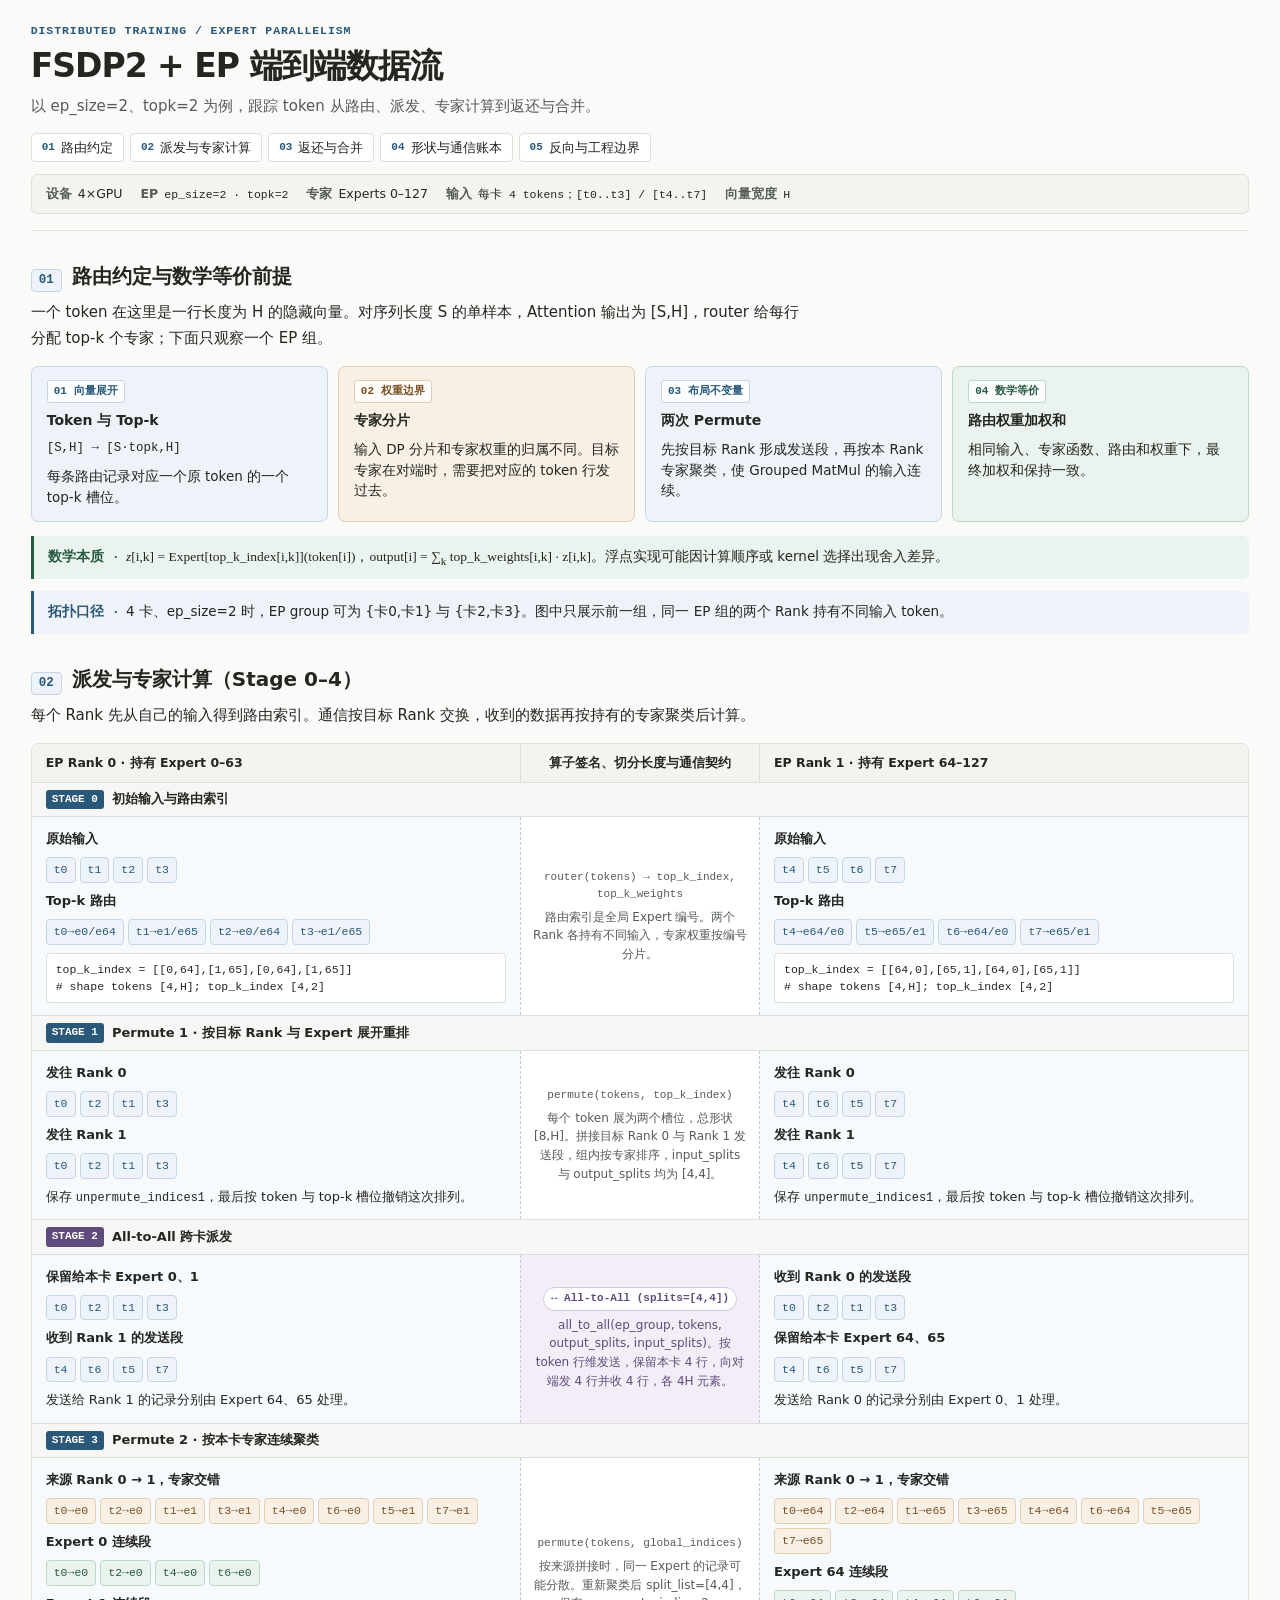
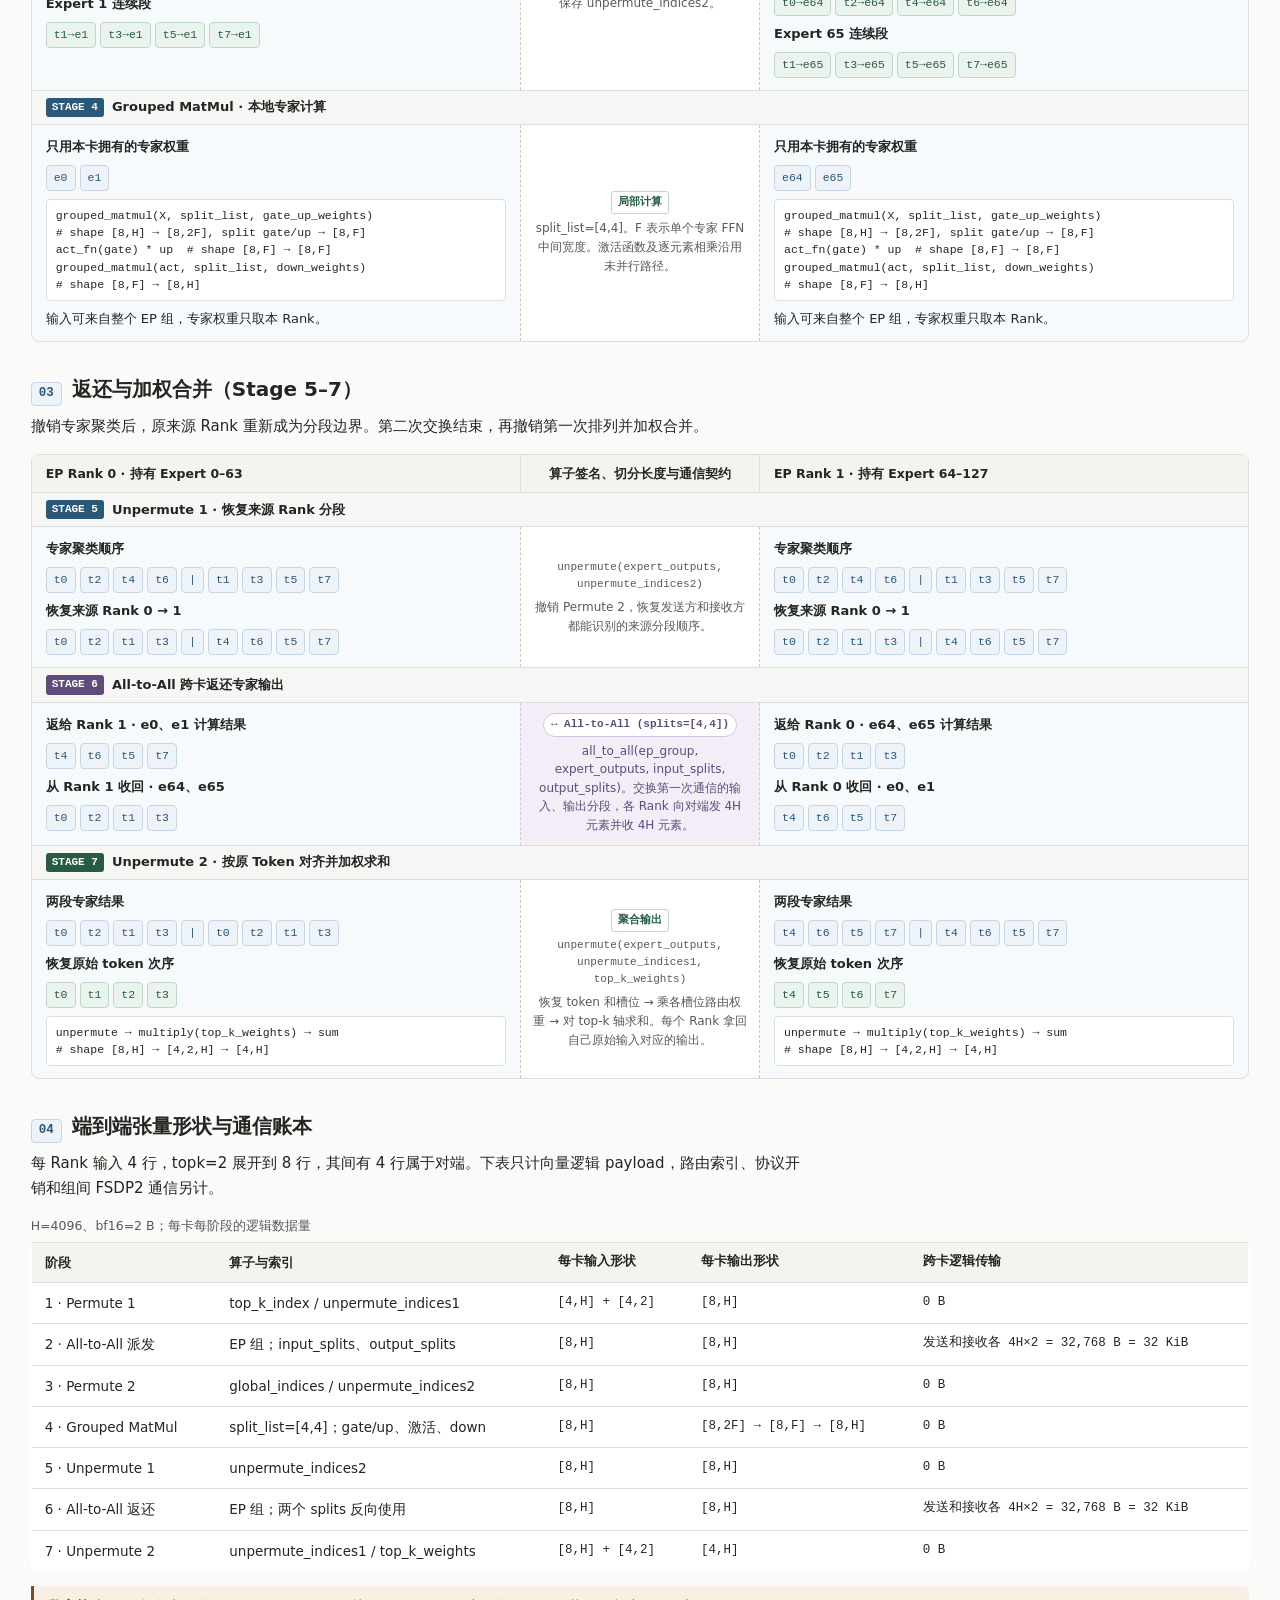
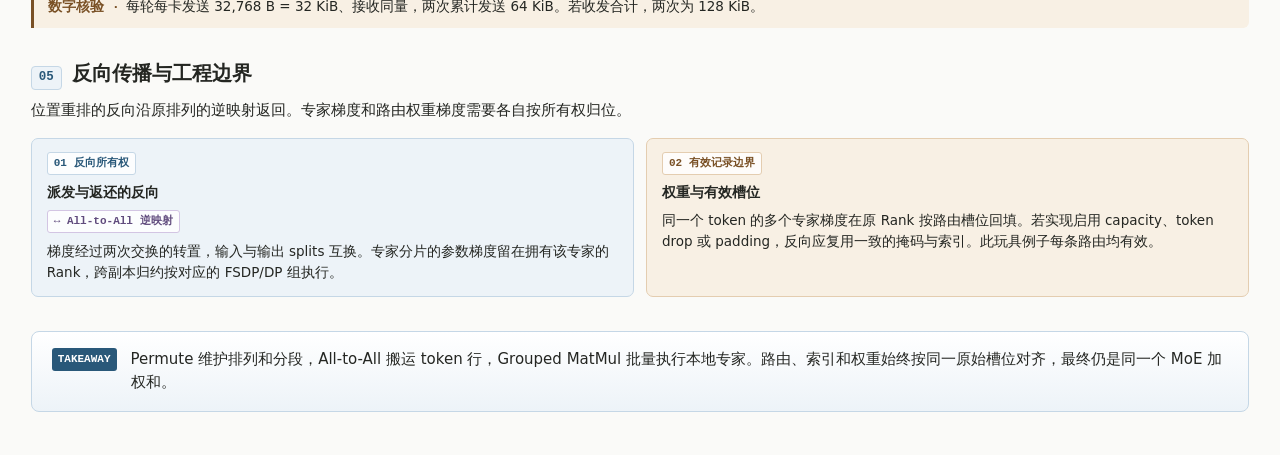
<file: notes/fsdp2-ep/index.html>
<!doctype html>
<html lang="zh-CN">
<head>
  <meta charset="utf-8">
  <meta name="viewport" content="width=device-width, initial-scale=1">
  <meta name="description" content="以 ep_size=2、topk=2 为例，跟踪 token 从路由、派发、专家计算到返还与合并。">
  <title>FSDP2 + EP 端到端数据流</title>
  <link rel="stylesheet" href="../../assets/infra-visual-note.css">
</head>
<body class="ivn">
<main class="ivn-canvas">
  <header class="ivn-header" id="top">
    <p class="ivn-kicker">DISTRIBUTED TRAINING / EXPERT PARALLELISM</p>
    <h1>FSDP2 + EP 端到端数据流</h1>
    <p class="ivn-subtitle">以 ep_size=2、topk=2 为例，跟踪 token 从路由、派发、专家计算到返还与合并。</p>
    <nav class="ivn-jump" aria-label="文章目录">
      <a href="#ownership"><span class="ivn-num">01</span>路由约定</a>
      <a href="#dispatch"><span class="ivn-num">02</span>派发与专家计算</a>
      <a href="#combine"><span class="ivn-num">03</span>返还与合并</a>
      <a href="#experts"><span class="ivn-num">04</span>形状与通信账本</a>
      <a href="#backward"><span class="ivn-num">05</span>反向与工程边界</a>
    </nav>
    <dl class="ivn-spec" aria-label="全局设定">
      <div><dt>设备</dt><dd>4×GPU</dd></div>
      <div><dt>EP</dt><dd><code>ep_size=2 · topk=2</code></dd></div>
      <div><dt>专家</dt><dd>Experts 0–127</dd></div>
      <div><dt>输入</dt><dd><code>每卡 4 tokens；[t0..t3] / [t4..t7]</code></dd></div>
      <div><dt>向量宽度</dt><dd><code>H</code></dd></div>
    </dl>
  </header>

  <section class="ivn-section" id="ownership">
    <header class="ivn-sec-head"><span class="ivn-sec-index">01</span><h2>路由约定与数学等价前提</h2></header>
    <p class="ivn-lead">一个 token 在这里是一行长度为 H 的隐藏向量。对序列长度 S 的单样本，Attention 输出为 [S,H]，router 给每行分配 top-k 个专家；下面只观察一个 EP 组。</p>
    <div class="ivn-scroll" data-width="860" role="region" aria-label="EP 四栏核心直觉" tabindex="0">
      <div class="ivn-grid-4">
        <article class="ivn-card" data-tone="blue"><span class="ivn-badge" data-tone="blue">01 向量展开</span><h3>Token 与 Top-k</h3><code>[S,H] → [S·topk,H]</code><p>每条路由记录对应一个原 token 的一个 top-k 槽位。</p></article>
        <article class="ivn-card" data-tone="amber"><span class="ivn-badge" data-tone="amber">02 权重边界</span><h3>专家分片</h3><p>输入 DP 分片和专家权重的归属不同。目标专家在对端时，需要把对应的 token 行发过去。</p></article>
        <article class="ivn-card" data-tone="blue"><span class="ivn-badge" data-tone="blue">03 布局不变量</span><h3>两次 Permute</h3><p>先按目标 Rank 形成发送段，再按本 Rank 专家聚类，使 Grouped MatMul 的输入连续。</p></article>
        <article class="ivn-card" data-tone="green"><span class="ivn-badge" data-tone="green">04 数学等价</span><h3>路由权重加权和</h3><p>相同输入、专家函数、路由和权重下，最终加权和保持一致。</p></article>
      </div>
    </div>
    <p class="ivn-callout" data-tone="green"><strong class="ivn-callout-tag">数学本质 ·</strong><span class="ivn-math"><i>z</i>[i,k] = Expert[top_k_index[i,k]](token[i])，output[i] = ∑<sub>k</sub> top_k_weights[i,k] · z[i,k]</span>。浮点实现可能因计算顺序或 kernel 选择出现舍入差异。</p>
    <p class="ivn-callout" data-tone="blue"><strong class="ivn-callout-tag">拓扑口径 ·</strong>4 卡、ep_size=2 时，EP group 可为 {卡0,卡1} 与 {卡2,卡3}。图中只展示前一组，同一 EP 组的两个 Rank 持有不同输入 token。</p>
  </section>

  <section class="ivn-section" id="dispatch">
    <header class="ivn-sec-head"><span class="ivn-sec-index">02</span><h2>派发与专家计算（Stage 0–4）</h2></header>
    <p class="ivn-lead">每个 Rank 先从自己的输入得到路由索引。通信按目标 Rank 交换，收到的数据再按持有的专家聚类后计算。</p>
    <div class="ivn-scroll" data-width="860" role="region" aria-label="EP 派发与专家本地计算" tabindex="0">
      <div class="ivn-swimlane-board">
        <div class="ivn-lane-headers"><span>EP Rank 0 · 持有 Expert 0–63</span><span>算子签名、切分长度与通信契约</span><span>EP Rank 1 · 持有 Expert 64–127</span></div>
        <div class="ivn-stage" id="step-0">
          <h3 class="ivn-stage-bar"><span class="ivn-stage-num">STAGE 0</span>初始输入与路由索引</h3>
          <div class="ivn-stage-cols">
            <div class="ivn-lane-cell"><p><strong>原始输入</strong></p><div class="ivn-slots" role="group" aria-label="原始输入"><span class="ivn-slot">t0</span><span class="ivn-slot">t1</span><span class="ivn-slot">t2</span><span class="ivn-slot">t3</span></div><p><strong>Top-k 路由</strong></p><div class="ivn-slots" role="group" aria-label="Top-k 路由"><span class="ivn-slot">t0→e0/e64</span><span class="ivn-slot">t1→e1/e65</span><span class="ivn-slot">t2→e0/e64</span><span class="ivn-slot">t3→e1/e65</span></div><pre class="ivn-code"><code>top_k_index = [[0,64],[1,65],[0,64],[1,65]]&#10;# shape tokens [4,H]; top_k_index [4,2]</code></pre></div>
            <div class="ivn-lane-mid"><code>router(tokens) → top_k_index, top_k_weights</code><p>路由索引是全局 Expert 编号。两个 Rank 各持有不同输入，专家权重按编号分片。</p></div>
            <div class="ivn-lane-cell"><p><strong>原始输入</strong></p><div class="ivn-slots" role="group" aria-label="原始输入"><span class="ivn-slot">t4</span><span class="ivn-slot">t5</span><span class="ivn-slot">t6</span><span class="ivn-slot">t7</span></div><p><strong>Top-k 路由</strong></p><div class="ivn-slots" role="group" aria-label="Top-k 路由"><span class="ivn-slot">t4→e64/e0</span><span class="ivn-slot">t5→e65/e1</span><span class="ivn-slot">t6→e64/e0</span><span class="ivn-slot">t7→e65/e1</span></div><pre class="ivn-code"><code>top_k_index = [[64,0],[65,1],[64,0],[65,1]]&#10;# shape tokens [4,H]; top_k_index [4,2]</code></pre></div>
          </div>
        </div>
        <div class="ivn-stage" id="step-1">
          <h3 class="ivn-stage-bar"><span class="ivn-stage-num">STAGE 1</span>Permute 1 · 按目标 Rank 与 Expert 展开重排</h3>
          <div class="ivn-stage-cols">
            <div class="ivn-lane-cell"><p><strong>发往 Rank 0</strong></p><div class="ivn-slots" role="group" aria-label="发往 Rank 0"><span class="ivn-slot">t0</span><span class="ivn-slot">t2</span><span class="ivn-slot">t1</span><span class="ivn-slot">t3</span></div><p><strong>发往 Rank 1</strong></p><div class="ivn-slots" role="group" aria-label="发往 Rank 1"><span class="ivn-slot">t0</span><span class="ivn-slot">t2</span><span class="ivn-slot">t1</span><span class="ivn-slot">t3</span></div><p>保存 <code>unpermute_indices1</code>，最后按 token 与 top-k 槽位撤销这次排列。</p></div>
            <div class="ivn-lane-mid"><code>permute(tokens, top_k_index)</code><p>每个 token 展为两个槽位，总形状 [8,H]。拼接目标 Rank 0 与 Rank 1 发送段，组内按专家排序，input_splits 与 output_splits 均为 [4,4]。</p></div>
            <div class="ivn-lane-cell"><p><strong>发往 Rank 0</strong></p><div class="ivn-slots" role="group" aria-label="发往 Rank 0"><span class="ivn-slot">t4</span><span class="ivn-slot">t6</span><span class="ivn-slot">t5</span><span class="ivn-slot">t7</span></div><p><strong>发往 Rank 1</strong></p><div class="ivn-slots" role="group" aria-label="发往 Rank 1"><span class="ivn-slot">t4</span><span class="ivn-slot">t6</span><span class="ivn-slot">t5</span><span class="ivn-slot">t7</span></div><p>保存 <code>unpermute_indices1</code>，最后按 token 与 top-k 槽位撤销这次排列。</p></div>
          </div>
        </div>
        <div class="ivn-stage" data-phase="comm" id="step-2">
          <h3 class="ivn-stage-bar"><span class="ivn-stage-num">STAGE 2</span>All-to-All 跨卡派发</h3>
          <div class="ivn-stage-cols">
            <div class="ivn-lane-cell"><p><strong>保留给本卡 Expert 0、1</strong></p><div class="ivn-slots" role="group" aria-label="保留给本卡 Expert 0、1"><span class="ivn-slot">t0</span><span class="ivn-slot">t2</span><span class="ivn-slot">t1</span><span class="ivn-slot">t3</span></div><p><strong>收到 Rank 1 的发送段</strong></p><div class="ivn-slots" role="group" aria-label="收到 Rank 1 的发送段"><span class="ivn-slot">t4</span><span class="ivn-slot">t6</span><span class="ivn-slot">t5</span><span class="ivn-slot">t7</span></div><p>发送给 Rank 1 的记录分别由 Expert 64、65 处理。</p></div>
            <div class="ivn-lane-mid"><span class="ivn-comm-pill">↔ All-to-All (splits=[4,4])</span><p>all_to_all(ep_group, tokens, output_splits, input_splits)。按 token 行维发送，保留本卡 4 行，向对端发 4 行并收 4 行，各 4H 元素。</p></div>
            <div class="ivn-lane-cell"><p><strong>收到 Rank 0 的发送段</strong></p><div class="ivn-slots" role="group" aria-label="收到 Rank 0 的发送段"><span class="ivn-slot">t0</span><span class="ivn-slot">t2</span><span class="ivn-slot">t1</span><span class="ivn-slot">t3</span></div><p><strong>保留给本卡 Expert 64、65</strong></p><div class="ivn-slots" role="group" aria-label="保留给本卡 Expert 64、65"><span class="ivn-slot">t4</span><span class="ivn-slot">t6</span><span class="ivn-slot">t5</span><span class="ivn-slot">t7</span></div><p>发送给 Rank 0 的记录分别由 Expert 0、1 处理。</p></div>
          </div>
        </div>
        <div class="ivn-stage" id="step-3">
          <h3 class="ivn-stage-bar"><span class="ivn-stage-num">STAGE 3</span>Permute 2 · 按本卡专家连续聚类</h3>
          <div class="ivn-stage-cols">
            <div class="ivn-lane-cell"><p><strong>来源 Rank 0 → 1，专家交错</strong></p><div class="ivn-slots" role="group" aria-label="来源 Rank 0 → 1，专家交错"><span class="ivn-slot" data-tone="amber">t0→e0</span><span class="ivn-slot" data-tone="amber">t2→e0</span><span class="ivn-slot" data-tone="amber">t1→e1</span><span class="ivn-slot" data-tone="amber">t3→e1</span><span class="ivn-slot" data-tone="amber">t4→e0</span><span class="ivn-slot" data-tone="amber">t6→e0</span><span class="ivn-slot" data-tone="amber">t5→e1</span><span class="ivn-slot" data-tone="amber">t7→e1</span></div><p><strong>Expert 0 连续段</strong></p><div class="ivn-slots" role="group" aria-label="Expert 0 连续段"><span class="ivn-slot" data-tone="green">t0→e0</span><span class="ivn-slot" data-tone="green">t2→e0</span><span class="ivn-slot" data-tone="green">t4→e0</span><span class="ivn-slot" data-tone="green">t6→e0</span></div><p><strong>Expert 1 连续段</strong></p><div class="ivn-slots" role="group" aria-label="Expert 1 连续段"><span class="ivn-slot" data-tone="green">t1→e1</span><span class="ivn-slot" data-tone="green">t3→e1</span><span class="ivn-slot" data-tone="green">t5→e1</span><span class="ivn-slot" data-tone="green">t7→e1</span></div></div>
            <div class="ivn-lane-mid"><code>permute(tokens, global_indices)</code><p>按来源拼接时，同一 Expert 的记录可能分散。重新聚类后 split_list=[4,4]，保存 unpermute_indices2。</p></div>
            <div class="ivn-lane-cell"><p><strong>来源 Rank 0 → 1，专家交错</strong></p><div class="ivn-slots" role="group" aria-label="来源 Rank 0 → 1，专家交错"><span class="ivn-slot" data-tone="amber">t0→e64</span><span class="ivn-slot" data-tone="amber">t2→e64</span><span class="ivn-slot" data-tone="amber">t1→e65</span><span class="ivn-slot" data-tone="amber">t3→e65</span><span class="ivn-slot" data-tone="amber">t4→e64</span><span class="ivn-slot" data-tone="amber">t6→e64</span><span class="ivn-slot" data-tone="amber">t5→e65</span><span class="ivn-slot" data-tone="amber">t7→e65</span></div><p><strong>Expert 64 连续段</strong></p><div class="ivn-slots" role="group" aria-label="Expert 64 连续段"><span class="ivn-slot" data-tone="green">t0→e64</span><span class="ivn-slot" data-tone="green">t2→e64</span><span class="ivn-slot" data-tone="green">t4→e64</span><span class="ivn-slot" data-tone="green">t6→e64</span></div><p><strong>Expert 65 连续段</strong></p><div class="ivn-slots" role="group" aria-label="Expert 65 连续段"><span class="ivn-slot" data-tone="green">t1→e65</span><span class="ivn-slot" data-tone="green">t3→e65</span><span class="ivn-slot" data-tone="green">t5→e65</span><span class="ivn-slot" data-tone="green">t7→e65</span></div></div>
          </div>
        </div>
        <div class="ivn-stage" id="step-4">
          <h3 class="ivn-stage-bar"><span class="ivn-stage-num">STAGE 4</span>Grouped MatMul · 本地专家计算</h3>
          <div class="ivn-stage-cols">
            <div class="ivn-lane-cell"><p><strong>只用本卡拥有的专家权重</strong></p><div class="ivn-slots" role="group" aria-label="只用本卡拥有的专家权重"><span class="ivn-slot">e0</span><span class="ivn-slot">e1</span></div><pre class="ivn-code"><code>grouped_matmul(X, split_list, gate_up_weights)&#10;# shape [8,H] → [8,2F], split gate/up → [8,F]&#10;act_fn(gate) * up  # shape [8,F] → [8,F]&#10;grouped_matmul(act, split_list, down_weights)&#10;# shape [8,F] → [8,H]</code></pre><p>输入可来自整个 EP 组，专家权重只取本 Rank。</p></div>
            <div class="ivn-lane-mid"><span class="ivn-badge" data-tone="green">局部计算</span><p>split_list=[4,4]。F 表示单个专家 FFN 中间宽度。激活函数及逐元素相乘沿用未并行路径。</p></div>
            <div class="ivn-lane-cell"><p><strong>只用本卡拥有的专家权重</strong></p><div class="ivn-slots" role="group" aria-label="只用本卡拥有的专家权重"><span class="ivn-slot">e64</span><span class="ivn-slot">e65</span></div><pre class="ivn-code"><code>grouped_matmul(X, split_list, gate_up_weights)&#10;# shape [8,H] → [8,2F], split gate/up → [8,F]&#10;act_fn(gate) * up  # shape [8,F] → [8,F]&#10;grouped_matmul(act, split_list, down_weights)&#10;# shape [8,F] → [8,H]</code></pre><p>输入可来自整个 EP 组，专家权重只取本 Rank。</p></div>
          </div>
        </div>
      </div>
    </div>
  </section>

  <section class="ivn-section" id="combine">
    <header class="ivn-sec-head"><span class="ivn-sec-index">03</span><h2>返还与加权合并（Stage 5–7）</h2></header>
    <p class="ivn-lead">撤销专家聚类后，原来源 Rank 重新成为分段边界。第二次交换结束，再撤销第一次排列并加权合并。</p>
    <div class="ivn-scroll" data-width="860" role="region" aria-label="EP 专家输出的返还与合并" tabindex="0">
      <div class="ivn-swimlane-board">
        <div class="ivn-lane-headers"><span>EP Rank 0 · 持有 Expert 0–63</span><span>算子签名、切分长度与通信契约</span><span>EP Rank 1 · 持有 Expert 64–127</span></div>
        <div class="ivn-stage" id="step-5">
          <h3 class="ivn-stage-bar"><span class="ivn-stage-num">STAGE 5</span>Unpermute 1 · 恢复来源 Rank 分段</h3>
          <div class="ivn-stage-cols">
            <div class="ivn-lane-cell"><p><strong>专家聚类顺序</strong></p><div class="ivn-slots" role="group" aria-label="专家聚类顺序"><span class="ivn-slot">t0</span><span class="ivn-slot">t2</span><span class="ivn-slot">t4</span><span class="ivn-slot">t6</span><span class="ivn-slot">|</span><span class="ivn-slot">t1</span><span class="ivn-slot">t3</span><span class="ivn-slot">t5</span><span class="ivn-slot">t7</span></div><p><strong>恢复来源 Rank 0 → 1</strong></p><div class="ivn-slots" role="group" aria-label="恢复来源 Rank 0 → 1"><span class="ivn-slot">t0</span><span class="ivn-slot">t2</span><span class="ivn-slot">t1</span><span class="ivn-slot">t3</span><span class="ivn-slot">|</span><span class="ivn-slot">t4</span><span class="ivn-slot">t6</span><span class="ivn-slot">t5</span><span class="ivn-slot">t7</span></div></div>
            <div class="ivn-lane-mid"><code>unpermute(expert_outputs, unpermute_indices2)</code><p>撤销 Permute 2，恢复发送方和接收方都能识别的来源分段顺序。</p></div>
            <div class="ivn-lane-cell"><p><strong>专家聚类顺序</strong></p><div class="ivn-slots" role="group" aria-label="专家聚类顺序"><span class="ivn-slot">t0</span><span class="ivn-slot">t2</span><span class="ivn-slot">t4</span><span class="ivn-slot">t6</span><span class="ivn-slot">|</span><span class="ivn-slot">t1</span><span class="ivn-slot">t3</span><span class="ivn-slot">t5</span><span class="ivn-slot">t7</span></div><p><strong>恢复来源 Rank 0 → 1</strong></p><div class="ivn-slots" role="group" aria-label="恢复来源 Rank 0 → 1"><span class="ivn-slot">t0</span><span class="ivn-slot">t2</span><span class="ivn-slot">t1</span><span class="ivn-slot">t3</span><span class="ivn-slot">|</span><span class="ivn-slot">t4</span><span class="ivn-slot">t6</span><span class="ivn-slot">t5</span><span class="ivn-slot">t7</span></div></div>
          </div>
        </div>
        <div class="ivn-stage" data-phase="comm" id="step-6">
          <h3 class="ivn-stage-bar"><span class="ivn-stage-num">STAGE 6</span>All-to-All 跨卡返还专家输出</h3>
          <div class="ivn-stage-cols">
            <div class="ivn-lane-cell"><p><strong>返给 Rank 1 · e0、e1 计算结果</strong></p><div class="ivn-slots" role="group" aria-label="返给 Rank 1 · e0、e1 计算结果"><span class="ivn-slot">t4</span><span class="ivn-slot">t6</span><span class="ivn-slot">t5</span><span class="ivn-slot">t7</span></div><p><strong>从 Rank 1 收回 · e64、e65</strong></p><div class="ivn-slots" role="group" aria-label="从 Rank 1 收回 · e64、e65"><span class="ivn-slot">t0</span><span class="ivn-slot">t2</span><span class="ivn-slot">t1</span><span class="ivn-slot">t3</span></div></div>
            <div class="ivn-lane-mid"><span class="ivn-comm-pill">↔ All-to-All (splits=[4,4])</span><p>all_to_all(ep_group, expert_outputs, input_splits, output_splits)。交换第一次通信的输入、输出分段，各 Rank 向对端发 4H 元素并收 4H 元素。</p></div>
            <div class="ivn-lane-cell"><p><strong>返给 Rank 0 · e64、e65 计算结果</strong></p><div class="ivn-slots" role="group" aria-label="返给 Rank 0 · e64、e65 计算结果"><span class="ivn-slot">t0</span><span class="ivn-slot">t2</span><span class="ivn-slot">t1</span><span class="ivn-slot">t3</span></div><p><strong>从 Rank 0 收回 · e0、e1</strong></p><div class="ivn-slots" role="group" aria-label="从 Rank 0 收回 · e0、e1"><span class="ivn-slot">t4</span><span class="ivn-slot">t6</span><span class="ivn-slot">t5</span><span class="ivn-slot">t7</span></div></div>
          </div>
        </div>
        <div class="ivn-stage" data-phase="out" id="step-7">
          <h3 class="ivn-stage-bar"><span class="ivn-stage-num">STAGE 7</span>Unpermute 2 · 按原 Token 对齐并加权求和</h3>
          <div class="ivn-stage-cols">
            <div class="ivn-lane-cell"><p><strong>两段专家结果</strong></p><div class="ivn-slots" role="group" aria-label="两段专家结果"><span class="ivn-slot">t0</span><span class="ivn-slot">t2</span><span class="ivn-slot">t1</span><span class="ivn-slot">t3</span><span class="ivn-slot">|</span><span class="ivn-slot">t0</span><span class="ivn-slot">t2</span><span class="ivn-slot">t1</span><span class="ivn-slot">t3</span></div><p><strong>恢复原始 token 次序</strong></p><div class="ivn-slots" role="group" aria-label="恢复原始 token 次序"><span class="ivn-slot" data-tone="green">t0</span><span class="ivn-slot" data-tone="green">t1</span><span class="ivn-slot" data-tone="green">t2</span><span class="ivn-slot" data-tone="green">t3</span></div><pre class="ivn-code"><code>unpermute → multiply(top_k_weights) → sum&#10;# shape [8,H] → [4,2,H] → [4,H]</code></pre></div>
            <div class="ivn-lane-mid"><span class="ivn-badge" data-tone="green">聚合输出</span><code>unpermute(expert_outputs, unpermute_indices1, top_k_weights)</code><p>恢复 token 和槽位 → 乘各槽位路由权重 → 对 top-k 轴求和。每个 Rank 拿回自己原始输入对应的输出。</p></div>
            <div class="ivn-lane-cell"><p><strong>两段专家结果</strong></p><div class="ivn-slots" role="group" aria-label="两段专家结果"><span class="ivn-slot">t4</span><span class="ivn-slot">t6</span><span class="ivn-slot">t5</span><span class="ivn-slot">t7</span><span class="ivn-slot">|</span><span class="ivn-slot">t4</span><span class="ivn-slot">t6</span><span class="ivn-slot">t5</span><span class="ivn-slot">t7</span></div><p><strong>恢复原始 token 次序</strong></p><div class="ivn-slots" role="group" aria-label="恢复原始 token 次序"><span class="ivn-slot" data-tone="green">t4</span><span class="ivn-slot" data-tone="green">t5</span><span class="ivn-slot" data-tone="green">t6</span><span class="ivn-slot" data-tone="green">t7</span></div><pre class="ivn-code"><code>unpermute → multiply(top_k_weights) → sum&#10;# shape [8,H] → [4,2,H] → [4,H]</code></pre></div>
          </div>
        </div>
      </div>
    </div>
  </section>

  <section class="ivn-section" id="experts">
    <header class="ivn-sec-head"><span class="ivn-sec-index">04</span><h2>端到端张量形状与通信账本</h2></header>
    <p class="ivn-lead">每 Rank 输入 4 行，topk=2 展开到 8 行，其间有 4 行属于对端。下表只计向量逻辑 payload，路由索引、协议开销和组间 FSDP2 通信另计。</p>
    <div class="ivn-scroll" data-width="860" role="region" aria-label="H=4096、bf16=2 B；每卡每阶段的逻辑数据量" tabindex="0">
      <table class="ivn-ledger">
        <caption>H=4096、bf16=2 B；每卡每阶段的逻辑数据量</caption>
        <thead><tr><th scope="col">阶段</th><th scope="col">算子与索引</th><th class="ivn-num-col" scope="col">每卡输入形状</th><th class="ivn-num-col" scope="col">每卡输出形状</th><th class="ivn-num-col" scope="col">跨卡逻辑传输</th></tr></thead>
        <tbody>
          <tr><td>1 · Permute 1</td><td>top_k_index / unpermute_indices1</td><td class="ivn-num-col">[4,H] + [4,2]</td><td class="ivn-num-col">[8,H]</td><td class="ivn-num-col">0 B</td></tr>
          <tr><td>2 · All-to-All 派发</td><td>EP 组；input_splits、output_splits</td><td class="ivn-num-col">[8,H]</td><td class="ivn-num-col">[8,H]</td><td class="ivn-num-col">发送和接收各 4H×2 = 32,768 B = 32 KiB</td></tr>
          <tr><td>3 · Permute 2</td><td>global_indices / unpermute_indices2</td><td class="ivn-num-col">[8,H]</td><td class="ivn-num-col">[8,H]</td><td class="ivn-num-col">0 B</td></tr>
          <tr><td>4 · Grouped MatMul</td><td>split_list=[4,4]；gate/up、激活、down</td><td class="ivn-num-col">[8,H]</td><td class="ivn-num-col">[8,2F] → [8,F] → [8,H]</td><td class="ivn-num-col">0 B</td></tr>
          <tr><td>5 · Unpermute 1</td><td>unpermute_indices2</td><td class="ivn-num-col">[8,H]</td><td class="ivn-num-col">[8,H]</td><td class="ivn-num-col">0 B</td></tr>
          <tr><td>6 · All-to-All 返还</td><td>EP 组；两个 splits 反向使用</td><td class="ivn-num-col">[8,H]</td><td class="ivn-num-col">[8,H]</td><td class="ivn-num-col">发送和接收各 4H×2 = 32,768 B = 32 KiB</td></tr>
          <tr><td>7 · Unpermute 2</td><td>unpermute_indices1 / top_k_weights</td><td class="ivn-num-col">[8,H] + [4,2]</td><td class="ivn-num-col">[4,H]</td><td class="ivn-num-col">0 B</td></tr>
        </tbody>
      </table>
    </div>
    <p class="ivn-callout" data-tone="amber"><strong class="ivn-callout-tag">数字核验 ·</strong>每轮每卡发送 32,768 B = 32 KiB、接收同量，两次累计发送 64 KiB。若收发合计，两次为 128 KiB。</p>
  </section>

  <section class="ivn-section" id="backward">
    <header class="ivn-sec-head"><span class="ivn-sec-index">05</span><h2>反向传播与工程边界</h2></header>
    <p class="ivn-lead">位置重排的反向沿原排列的逆映射返回。专家梯度和路由权重梯度需要各自按所有权归位。</p>
    <div class="ivn-scroll" data-width="860" role="region" aria-label="EP 反向与工程边界" tabindex="0">
      <div class="ivn-grid-2">
        <article class="ivn-card" data-tone="blue"><span class="ivn-badge" data-tone="blue">01 反向所有权</span><h3>派发与返还的反向</h3><span class="ivn-badge" data-tone="purple">↔ All-to-All 逆映射</span><p>梯度经过两次交换的转置，输入与输出 splits 互换。专家分片的参数梯度留在拥有该专家的 Rank，跨副本归约按对应的 FSDP/DP 组执行。</p></article>
        <article class="ivn-card" data-tone="amber"><span class="ivn-badge" data-tone="amber">02 有效记录边界</span><h3>权重与有效槽位</h3><p>同一个 token 的多个专家梯度在原 Rank 按路由槽位回填。若实现启用 capacity、token drop 或 padding，反向应复用一致的掩码与索引。此玩具例子每条路由均有效。</p></article>
      </div>
    </div>
  </section>

  <footer class="ivn-takeaway">
    <span class="ivn-takeaway-mark">TAKEAWAY</span>
    <p>Permute 维护排列和分段，All-to-All 搬运 token 行，Grouped MatMul 批量执行本地专家。路由、索引和权重始终按同一原始槽位对齐，最终仍是同一个 MoE 加权和。</p>
  </footer>
</main>
</body>
</html>
</file>
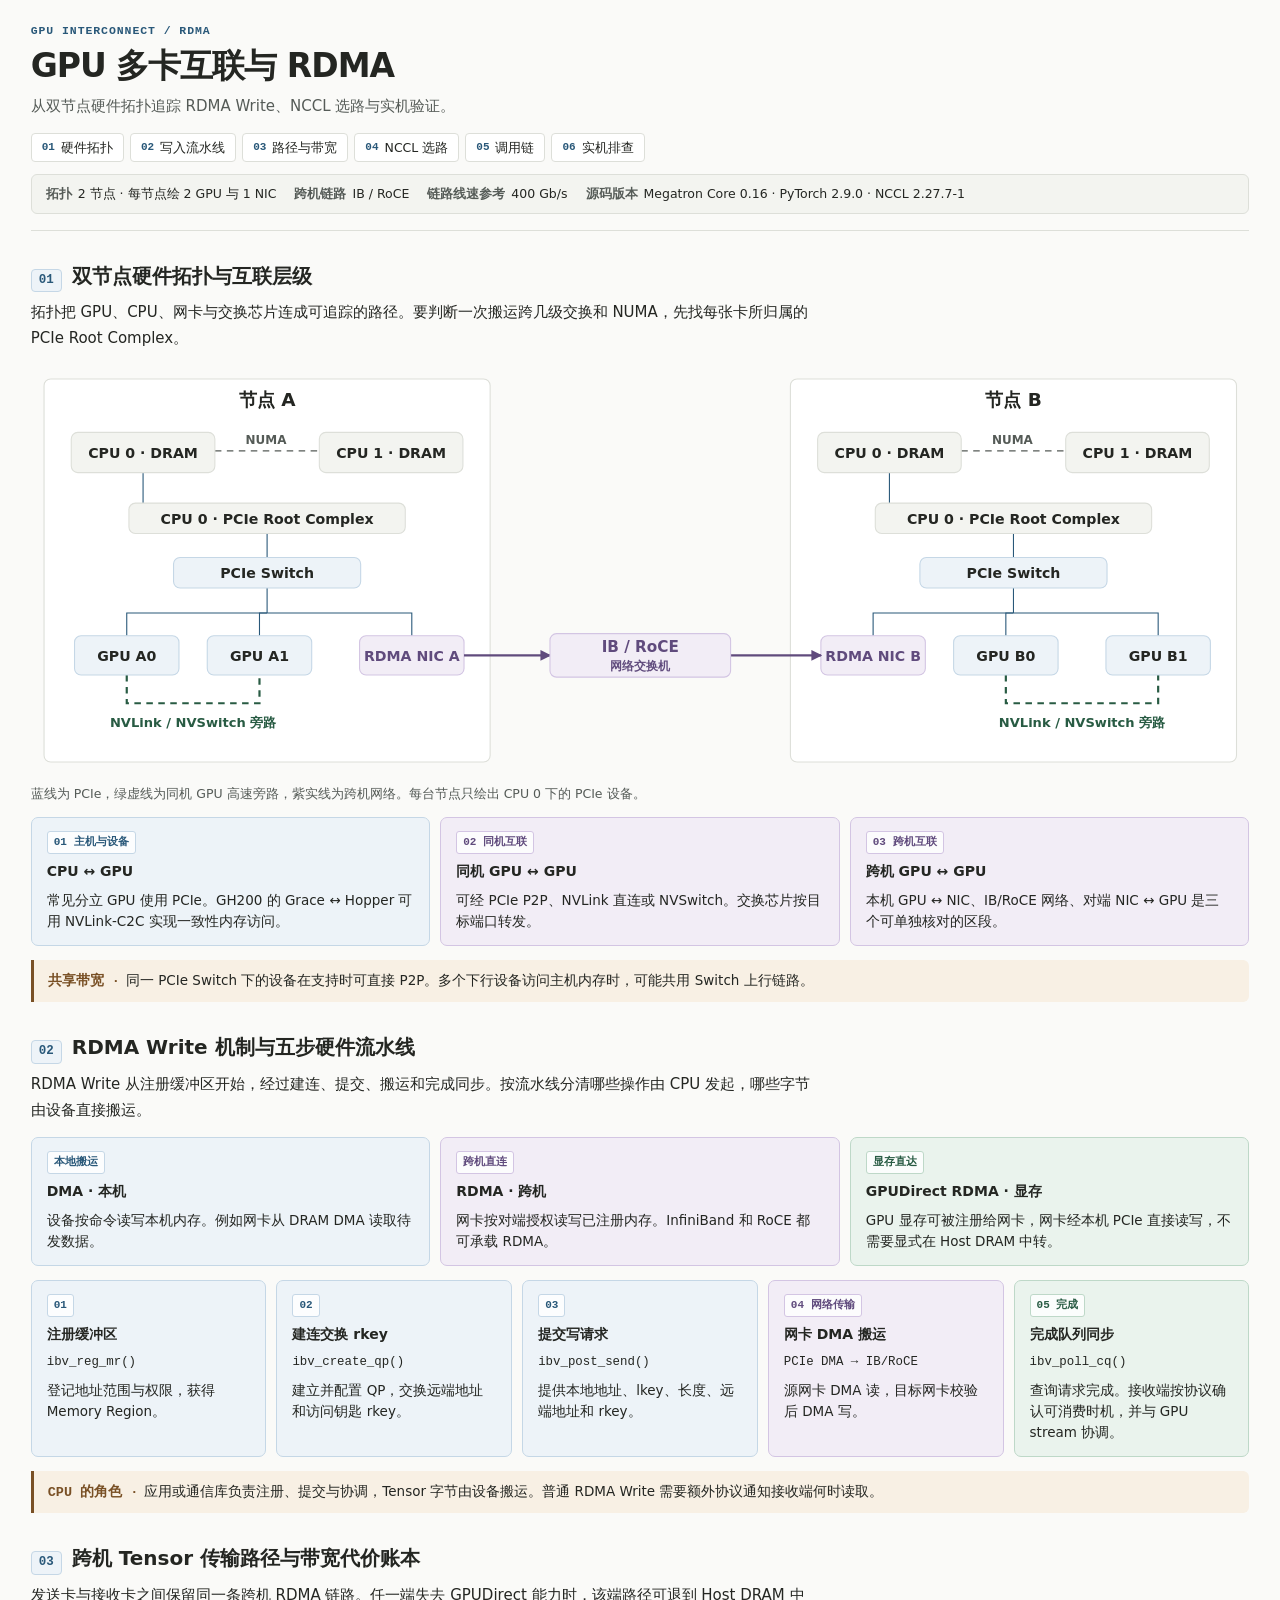
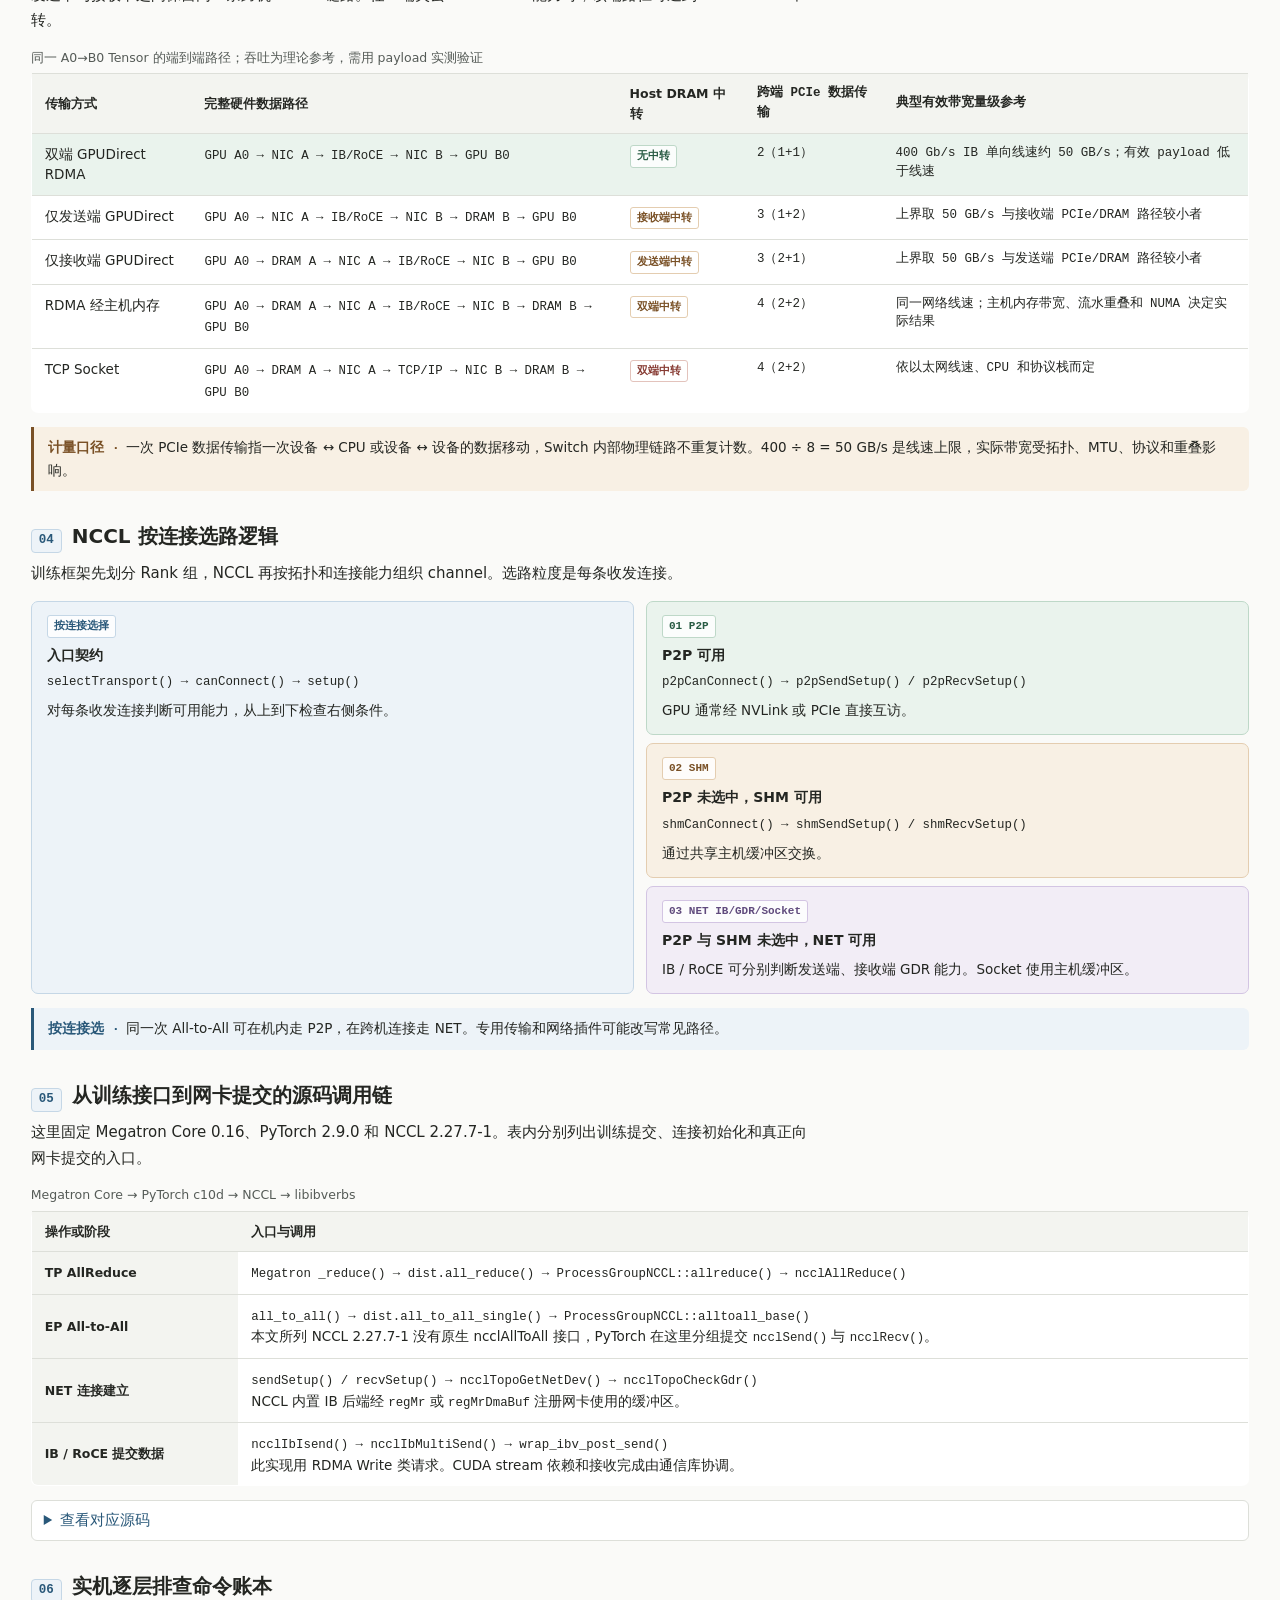
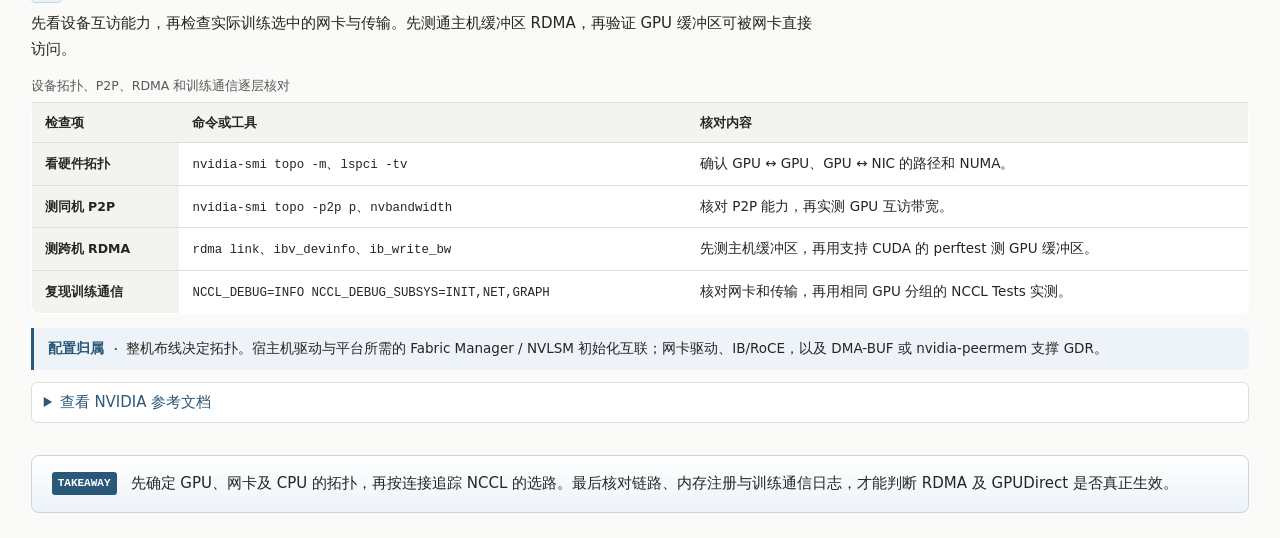
<file: notes/gpu-rdma/index.html>
<!doctype html>
<html lang="zh-CN">
<head>
  <meta charset="utf-8">
  <meta name="viewport" content="width=device-width, initial-scale=1">
  <meta name="description" content="从双节点硬件拓扑追踪 RDMA Write、NCCL 选路与实机验证。">
  <title>GPU 多卡互联与 RDMA</title>
  <link rel="stylesheet" href="../../assets/infra-visual-note.css">
</head>
<body class="ivn">
<main class="ivn-canvas" id="chapters">
  <header class="ivn-header" id="top">
    <p class="ivn-kicker">GPU INTERCONNECT / RDMA</p>
    <h1>GPU 多卡互联与 RDMA</h1>
    <p class="ivn-subtitle">从双节点硬件拓扑追踪 RDMA Write、NCCL 选路与实机验证。</p>
    <nav class="ivn-jump" aria-label="文章目录">
      <a href="#topology"><span class="ivn-num">01</span>硬件拓扑</a>
      <a href="#rdma"><span class="ivn-num">02</span>写入流水线</a>
      <a href="#paths"><span class="ivn-num">03</span>路径与带宽</a>
      <a href="#transport"><span class="ivn-num">04</span>NCCL 选路</a>
      <a href="#calls"><span class="ivn-num">05</span>调用链</a>
      <a href="#validation"><span class="ivn-num">06</span>实机排查</a>
    </nav>
    <dl class="ivn-spec" aria-label="全局设定">
      <div><dt>拓扑</dt><dd>2 节点 · 每节点绘 2 GPU 与 1 NIC</dd></div>
      <div><dt>跨机链路</dt><dd>IB / RoCE</dd></div>
      <div><dt>链路线速参考</dt><dd>400 Gb/s</dd></div>
      <div><dt>源码版本</dt><dd>Megatron Core 0.16 · PyTorch 2.9.0 · NCCL 2.27.7-1</dd></div>
    </dl>
  </header>

  <section class="ivn-section" id="topology">
    <header class="ivn-sec-head"><span class="ivn-sec-index">01</span><h2 id="topology-title">双节点硬件拓扑与互联层级</h2></header>
    <p class="ivn-lead">拓扑把 GPU、CPU、网卡与交换芯片连成可追踪的路径。要判断一次搬运跨几级交换和 NUMA，先找每张卡所归属的 PCIe Root Complex。</p>
    <div class="ivn-scroll" data-width="860" role="region" aria-label="双服务器硬件拓扑" tabindex="0">
      <figure>
      <svg viewBox="0 0 1120 380" role="img" aria-labelledby="topo-svg-title topo-svg-desc" xmlns="http://www.w3.org/2000/svg">
        <title id="topo-svg-title">双服务器 PCIe、NVLink 与 RDMA 拓扑</title>
        <desc id="topo-svg-desc">两台服务器各有两个 NUMA 节点。CPU 0 下的一颗 PCIe Switch 连接两张 GPU 和一张 RDMA 网卡。GPU 可走机内绿色 NVLink 旁路，源端网卡与远端网卡通过紫色 IB 或 RoCE 网络交换机相连。</desc>
        <defs><marker id="topo-ib-arrow" viewBox="0 0 8 8" refX="7" refY="4" markerWidth="5" markerHeight="5" orient="auto"><path d="M0 0L8 4L0 8z" fill="var(--ivn-purple)"/></marker></defs>
      <rect x="12" y="12" width="410" height="352" rx="6" fill="var(--ivn-surface)" stroke="var(--ivn-rule)"/><text x="217" y="37" text-anchor="middle" font-size="17" fill="var(--ivn-ink)" font-weight="600">节点 A</text><path d="M103 78 L331 78" fill="none" stroke="var(--ivn-muted)" stroke-width="1" stroke-dasharray="6 5"/><path d="M103 98 L103 126" fill="none" stroke="var(--ivn-blue)" stroke-width="1"/><path d="M217 154 L217 176" fill="none" stroke="var(--ivn-blue)" stroke-width="1"/><path d="M217 204 L217 227" fill="none" stroke="var(--ivn-blue)" stroke-width="1"/><path d="M217 227 L88 227 L88 248" fill="none" stroke="var(--ivn-blue)" stroke-width="1"/><path d="M217 227 L210 227 L210 248" fill="none" stroke="var(--ivn-blue)" stroke-width="1"/><path d="M217 227 L350 227 L350 248" fill="none" stroke="var(--ivn-blue)" stroke-width="1"/><path d="M88 284 L88 310 L210 310 L210 284" fill="none" stroke="var(--ivn-green)" stroke-width="2" stroke-dasharray="6 5"/><rect x="37" y="61" width="132" height="37" rx="6" fill="var(--ivn-subtle)" stroke="var(--ivn-rule)"/><text x="103.0" y="84.5" text-anchor="middle" font-size="13" fill="var(--ivn-ink)" font-weight="600">CPU 0 · DRAM</text><rect x="265" y="61" width="132" height="37" rx="6" fill="var(--ivn-subtle)" stroke="var(--ivn-rule)"/><text x="331.0" y="84.5" text-anchor="middle" font-size="13" fill="var(--ivn-ink)" font-weight="600">CPU 1 · DRAM</text><rect x="90" y="126" width="254" height="28" rx="6" fill="var(--ivn-subtle)" stroke="var(--ivn-rule)"/><text x="217.0" y="145.0" text-anchor="middle" font-size="13" fill="var(--ivn-ink)" font-weight="600">CPU 0 · PCIe Root Complex</text><rect x="131" y="176" width="172" height="28" rx="6" fill="var(--ivn-blue-soft)" stroke="var(--ivn-blue-line)"/><text x="217.0" y="195.0" text-anchor="middle" font-size="13" fill="var(--ivn-ink)" font-weight="600">PCIe Switch</text><rect x="40" y="248" width="96" height="36" rx="6" fill="var(--ivn-blue-soft)" stroke="var(--ivn-blue-line)"/><text x="88.0" y="271.0" text-anchor="middle" font-size="13" fill="var(--ivn-ink)" font-weight="600">GPU A0</text><rect x="162" y="248" width="96" height="36" rx="6" fill="var(--ivn-blue-soft)" stroke="var(--ivn-blue-line)"/><text x="210.0" y="271.0" text-anchor="middle" font-size="13" fill="var(--ivn-ink)" font-weight="600">GPU A1</text><rect x="302" y="248" width="96" height="36" rx="6" fill="var(--ivn-purple-soft)" stroke="var(--ivn-purple-line)"/><text x="350.0" y="271.0" text-anchor="middle" font-size="13" fill="var(--ivn-purple)" font-weight="600">RDMA NIC A</text><text x="216" y="72" text-anchor="middle" font-size="11" fill="var(--ivn-muted)" font-weight="600">NUMA</text><text x="149.0" y="332" text-anchor="middle" font-size="12" fill="var(--ivn-green)" font-weight="600">NVLink / NVSwitch 旁路</text><rect x="698" y="12" width="410" height="352" rx="6" fill="var(--ivn-surface)" stroke="var(--ivn-rule)"/><text x="903" y="37" text-anchor="middle" font-size="17" fill="var(--ivn-ink)" font-weight="600">节点 B</text><path d="M789 78 L1017 78" fill="none" stroke="var(--ivn-muted)" stroke-width="1" stroke-dasharray="6 5"/><path d="M789 98 L789 126" fill="none" stroke="var(--ivn-blue)" stroke-width="1"/><path d="M903 154 L903 176" fill="none" stroke="var(--ivn-blue)" stroke-width="1"/><path d="M903 204 L903 227" fill="none" stroke="var(--ivn-blue)" stroke-width="1"/><path d="M903 227 L896 227 L896 248" fill="none" stroke="var(--ivn-blue)" stroke-width="1"/><path d="M903 227 L1036 227 L1036 248" fill="none" stroke="var(--ivn-blue)" stroke-width="1"/><path d="M903 227 L774 227 L774 248" fill="none" stroke="var(--ivn-blue)" stroke-width="1"/><path d="M896 284 L896 310 L1036 310 L1036 284" fill="none" stroke="var(--ivn-green)" stroke-width="2" stroke-dasharray="6 5"/><rect x="723" y="61" width="132" height="37" rx="6" fill="var(--ivn-subtle)" stroke="var(--ivn-rule)"/><text x="789.0" y="84.5" text-anchor="middle" font-size="13" fill="var(--ivn-ink)" font-weight="600">CPU 0 · DRAM</text><rect x="951" y="61" width="132" height="37" rx="6" fill="var(--ivn-subtle)" stroke="var(--ivn-rule)"/><text x="1017.0" y="84.5" text-anchor="middle" font-size="13" fill="var(--ivn-ink)" font-weight="600">CPU 1 · DRAM</text><rect x="776" y="126" width="254" height="28" rx="6" fill="var(--ivn-subtle)" stroke="var(--ivn-rule)"/><text x="903.0" y="145.0" text-anchor="middle" font-size="13" fill="var(--ivn-ink)" font-weight="600">CPU 0 · PCIe Root Complex</text><rect x="817" y="176" width="172" height="28" rx="6" fill="var(--ivn-blue-soft)" stroke="var(--ivn-blue-line)"/><text x="903.0" y="195.0" text-anchor="middle" font-size="13" fill="var(--ivn-ink)" font-weight="600">PCIe Switch</text><rect x="848" y="248" width="96" height="36" rx="6" fill="var(--ivn-blue-soft)" stroke="var(--ivn-blue-line)"/><text x="896.0" y="271.0" text-anchor="middle" font-size="13" fill="var(--ivn-ink)" font-weight="600">GPU B0</text><rect x="988" y="248" width="96" height="36" rx="6" fill="var(--ivn-blue-soft)" stroke="var(--ivn-blue-line)"/><text x="1036.0" y="271.0" text-anchor="middle" font-size="13" fill="var(--ivn-ink)" font-weight="600">GPU B1</text><rect x="726" y="248" width="96" height="36" rx="6" fill="var(--ivn-purple-soft)" stroke="var(--ivn-purple-line)"/><text x="774.0" y="271.0" text-anchor="middle" font-size="13" fill="var(--ivn-purple)" font-weight="600">RDMA NIC B</text><text x="902" y="72" text-anchor="middle" font-size="11" fill="var(--ivn-muted)" font-weight="600">NUMA</text><text x="966.0" y="332" text-anchor="middle" font-size="12" fill="var(--ivn-green)" font-weight="600">NVLink / NVSwitch 旁路</text><path d="M398 266 L477 266" fill="none" stroke="var(--ivn-purple)" stroke-width="2" marker-end="url(#topo-ib-arrow)"/><path d="M643 266 L726 266" fill="none" stroke="var(--ivn-purple)" stroke-width="2" marker-end="url(#topo-ib-arrow)"/><rect x="477" y="246" width="166" height="40" rx="6" fill="var(--ivn-purple-soft)" stroke="var(--ivn-purple-line)"/><text x="560" y="263" text-anchor="middle" font-size="14" fill="var(--ivn-purple)" font-weight="600">IB / RoCE</text><text x="560" y="279" text-anchor="middle" font-size="11" fill="var(--ivn-purple)" font-weight="600">网络交换机</text></svg><figcaption>蓝线为 PCIe，绿虚线为同机 GPU 高速旁路，紫实线为跨机网络。每台节点只绘出 CPU 0 下的 PCIe 设备。</figcaption></figure>
    </div>
    <div class="ivn-scroll" data-width="860" role="region" aria-label="三种互联层级" tabindex="0">
      <div class="ivn-grid-3">
        <article class="ivn-card" data-tone="blue"><span class="ivn-badge" data-tone="blue">01 主机与设备</span><h3>CPU ↔ GPU</h3><p>常见分立 GPU 使用 PCIe。GH200 的 Grace ↔ Hopper 可用 NVLink-C2C 实现一致性内存访问。</p></article>
        <article class="ivn-card" data-tone="purple"><span class="ivn-badge" data-tone="purple">02 同机互联</span><h3>同机 GPU ↔ GPU</h3><p>可经 PCIe P2P、NVLink 直连或 NVSwitch。交换芯片按目标端口转发。</p></article>
        <article class="ivn-card" data-tone="purple"><span class="ivn-badge" data-tone="purple">03 跨机互联</span><h3>跨机 GPU ↔ GPU</h3><p>本机 GPU ↔ NIC、IB/RoCE 网络、对端 NIC ↔ GPU 是三个可单独核对的区段。</p></article>
      </div>
    </div>
    <p class="ivn-callout" data-tone="amber"><strong class="ivn-callout-tag">共享带宽 ·</strong>同一 PCIe Switch 下的设备在支持时可直接 P2P。多个下行设备访问主机内存时，可能共用 Switch 上行链路。</p>
  </section>

  <section class="ivn-section" id="rdma">
    <header class="ivn-sec-head"><span class="ivn-sec-index">02</span><h2 id="rdma-title">RDMA Write 机制与五步硬件流水线</h2></header>
    <p class="ivn-lead">RDMA Write 从注册缓冲区开始，经过建连、提交、搬运和完成同步。按流水线分清哪些操作由 CPU 发起，哪些字节由设备直接搬运。</p>
    <div class="ivn-scroll" data-width="860" role="region" aria-label="DMA、RDMA 与 GPUDirect RDMA 对照" tabindex="0">
      <div class="ivn-grid-3">
        <article class="ivn-card" data-tone="blue"><span class="ivn-badge" data-tone="blue">本地搬运</span><h3>DMA · 本机</h3><p>设备按命令读写本机内存。例如网卡从 DRAM DMA 读取待发数据。</p></article>
        <article class="ivn-card" data-tone="purple"><span class="ivn-badge" data-tone="purple">跨机直连</span><h3>RDMA · 跨机</h3><p>网卡按对端授权读写已注册内存。InfiniBand 和 RoCE 都可承载 RDMA。</p></article>
        <article class="ivn-card" data-tone="green"><span class="ivn-badge" data-tone="green">显存直达</span><h3>GPUDirect RDMA · 显存</h3><p>GPU 显存可被注册给网卡，网卡经本机 PCIe 直接读写，不需要显式在 Host DRAM 中转。</p></article>
      </div>
    </div>
    <div class="ivn-scroll" data-width="860" role="region" aria-label="RDMA Write 五步流水线" tabindex="0">
      <ol class="ivn-pipeline" data-steps="5">
        <li class="ivn-card" data-tone="blue"><span class="ivn-badge" data-tone="blue">01</span><h3>注册缓冲区</h3><code>ibv_reg_mr()</code><p>登记地址范围与权限，获得 Memory Region。</p></li>
        <li class="ivn-card" data-tone="blue"><span class="ivn-badge" data-tone="blue">02</span><h3>建连交换 rkey</h3><code>ibv_create_qp()</code><p>建立并配置 QP，交换远端地址和访问钥匙 rkey。</p></li>
        <li class="ivn-card" data-tone="blue"><span class="ivn-badge" data-tone="blue">03</span><h3>提交写请求</h3><code>ibv_post_send()</code><p>提供本地地址、lkey、长度、远端地址和 rkey。</p></li>
        <li class="ivn-card" data-tone="purple"><span class="ivn-badge" data-tone="purple">04 网络传输</span><h3>网卡 DMA 搬运</h3><code>PCIe DMA → IB/RoCE</code><p>源网卡 DMA 读，目标网卡校验后 DMA 写。</p></li>
        <li class="ivn-card" data-tone="green"><span class="ivn-badge" data-tone="green">05 完成</span><h3>完成队列同步</h3><code>ibv_poll_cq()</code><p>查询请求完成。接收端按协议确认可消费时机，并与 GPU stream 协调。</p></li>
      </ol>
    </div>
    <p class="ivn-callout" data-tone="amber"><strong class="ivn-callout-tag">CPU 的角色 ·</strong>应用或通信库负责注册、提交与协调，Tensor 字节由设备搬运。普通 RDMA Write 需要额外协议通知接收端何时读取。</p>
  </section>

  <section class="ivn-section" id="paths">
    <header class="ivn-sec-head"><span class="ivn-sec-index">03</span><h2 id="paths-title">跨机 Tensor 传输路径与带宽代价账本</h2></header>
    <p class="ivn-lead">发送卡与接收卡之间保留同一条跨机 RDMA 链路。任一端失去 GPUDirect 能力时，该端路径可退到 Host DRAM 中转。</p>
    <div class="ivn-scroll" data-width="860" role="region" aria-label="同一 A0→B0 Tensor 的端到端路径；吞吐为理论参考，需用 payload 实测验证" tabindex="0">
      <table class="ivn-ledger">
        <caption>同一 A0→B0 Tensor 的端到端路径；吞吐为理论参考，需用 payload 实测验证</caption>
        <thead><tr><th scope="col">传输方式</th><th scope="col">完整硬件数据路径</th><th scope="col">Host DRAM 中转</th><th class="ivn-num-col" scope="col">跨端 PCIe 数据传输</th><th class="ivn-num-col" scope="col">典型有效带宽量级参考</th></tr></thead>
        <tbody>
          <tr data-tone="green"><td>双端 GPUDirect RDMA</td><td><code>GPU A0 → NIC A → IB/RoCE → NIC B → GPU B0</code></td><td><span class="ivn-badge" data-tone="green">无中转</span></td><td class="ivn-num-col">2（1+1）</td><td class="ivn-num-col">400 Gb/s IB 单向线速约 50 GB/s；有效 payload 低于线速</td></tr>
          <tr><td>仅发送端 GPUDirect</td><td><code>GPU A0 → NIC A → IB/RoCE → NIC B → DRAM B → GPU B0</code></td><td><span class="ivn-badge" data-tone="amber">接收端中转</span></td><td class="ivn-num-col">3（1+2）</td><td class="ivn-num-col">上界取 50 GB/s 与接收端 PCIe/DRAM 路径较小者</td></tr>
          <tr><td>仅接收端 GPUDirect</td><td><code>GPU A0 → DRAM A → NIC A → IB/RoCE → NIC B → GPU B0</code></td><td><span class="ivn-badge" data-tone="amber">发送端中转</span></td><td class="ivn-num-col">3（2+1）</td><td class="ivn-num-col">上界取 50 GB/s 与发送端 PCIe/DRAM 路径较小者</td></tr>
          <tr><td>RDMA 经主机内存</td><td><code>GPU A0 → DRAM A → NIC A → IB/RoCE → NIC B → DRAM B → GPU B0</code></td><td><span class="ivn-badge" data-tone="amber">双端中转</span></td><td class="ivn-num-col">4（2+2）</td><td class="ivn-num-col">同一网络线速；主机内存带宽、流水重叠和 NUMA 决定实际结果</td></tr>
          <tr><td>TCP Socket</td><td><code>GPU A0 → DRAM A → NIC A → TCP/IP → NIC B → DRAM B → GPU B0</code></td><td><span class="ivn-badge" data-tone="red">双端中转</span></td><td class="ivn-num-col">4（2+2）</td><td class="ivn-num-col">依以太网线速、CPU 和协议栈而定</td></tr>
        </tbody>
      </table>
    </div>
    <p class="ivn-callout" data-tone="amber"><strong class="ivn-callout-tag">计量口径 ·</strong>一次 PCIe 数据传输指一次设备 ↔ CPU 或设备 ↔ 设备的数据移动，Switch 内部物理链路不重复计数。400 ÷ 8 = 50 GB/s 是线速上限，实际带宽受拓扑、MTU、协议和重叠影响。</p>
  </section>

  <section class="ivn-section" id="transport">
    <header class="ivn-sec-head"><span class="ivn-sec-index">04</span><h2 id="transport-title">NCCL 按连接选路逻辑</h2></header>
    <p class="ivn-lead">训练框架先划分 Rank 组，NCCL 再按拓扑和连接能力组织 channel。选路粒度是每条收发连接。</p>
    <div class="ivn-scroll" data-width="860" role="region" aria-label="NCCL 连接级传输选择" tabindex="0">
      <div class="ivn-grid-2">
        <article class="ivn-card" data-tone="blue"><span class="ivn-badge" data-tone="blue">按连接选择</span><h3>入口契约</h3><code>selectTransport() → canConnect() → setup()</code><p>对每条收发连接判断可用能力，从上到下检查右侧条件。</p></article>
        <div><article class="ivn-card" data-tone="green"><span class="ivn-badge" data-tone="green">01 P2P</span><h3>P2P 可用</h3><code>p2pCanConnect() → p2pSendSetup() / p2pRecvSetup()</code><p>GPU 通常经 NVLink 或 PCIe 直接互访。</p></article><article class="ivn-card" data-tone="amber"><span class="ivn-badge" data-tone="amber">02 SHM</span><h3>P2P 未选中，SHM 可用</h3><code>shmCanConnect() → shmSendSetup() / shmRecvSetup()</code><p>通过共享主机缓冲区交换。</p></article><article class="ivn-card" data-tone="purple"><span class="ivn-badge" data-tone="purple">03 NET IB/GDR/Socket</span><h3>P2P 与 SHM 未选中，NET 可用</h3><p>IB / RoCE 可分别判断发送端、接收端 GDR 能力。Socket 使用主机缓冲区。</p></article></div>
      </div>
    </div>
    <p class="ivn-callout" data-tone="blue"><strong class="ivn-callout-tag">按连接选 ·</strong>同一次 All-to-All 可在机内走 P2P，在跨机连接走 NET。专用传输和网络插件可能改写常见路径。</p>
  </section>

  <section class="ivn-section" id="calls">
    <header class="ivn-sec-head"><span class="ivn-sec-index">05</span><h2 id="calls-title">从训练接口到网卡提交的源码调用链</h2></header>
    <p class="ivn-lead">这里固定 Megatron Core 0.16、PyTorch 2.9.0 和 NCCL 2.27.7-1。表内分别列出训练提交、连接初始化和真正向网卡提交的入口。</p>
    <div class="ivn-scroll" data-width="860" role="region" aria-label="Megatron Core → PyTorch c10d → NCCL → libibverbs" tabindex="0">
      <table class="ivn-ledger">
              <caption>Megatron Core → PyTorch c10d → NCCL → libibverbs</caption><thead><tr><th scope="col">操作或阶段</th><th scope="col">入口与调用</th></tr></thead>
              <tbody>
                <tr><th scope="row">TP AllReduce</th><td><code>Megatron _reduce() → dist.all_reduce() → ProcessGroupNCCL::allreduce() → ncclAllReduce()</code></td></tr>
                <tr><th scope="row">EP All-to-All</th><td><code>all_to_all() → dist.all_to_all_single() → ProcessGroupNCCL::alltoall_base()</code><p>本文所列 NCCL 2.27.7-1 没有原生 ncclAllToAll 接口，PyTorch 在这里分组提交 <code>ncclSend()</code> 与 <code>ncclRecv()</code>。</p></td></tr>
                <tr><th scope="row">NET 连接建立</th><td><code>sendSetup() / recvSetup() → ncclTopoGetNetDev() → ncclTopoCheckGdr()</code><p>NCCL 内置 IB 后端经 <code>regMr</code> 或 <code>regMrDmaBuf</code> 注册网卡使用的缓冲区。</p></td></tr>
                <tr><th scope="row">IB / RoCE 提交数据</th><td><code>ncclIbIsend() → ncclIbMultiSend() → wrap_ibv_post_send()</code><p>此实现用 RDMA Write 类请求。CUDA stream 依赖和接收完成由通信库协调。</p></td></tr>
              </tbody>
            </table>
    </div>
    <details>
            <summary>查看对应源码</summary>
            <ul>
              <li><a target="_blank" rel="noopener" href="https://github.com/NVIDIA/Megatron-LM/blob/core_r0.16.0/megatron/core/tensor_parallel/mappings.py">Megatron Core 的 TP 和 All-to-All 入口</a></li>
              <li><a target="_blank" rel="noopener" href="https://github.com/pytorch/pytorch/blob/v2.9.0/torch/csrc/distributed/c10d/ProcessGroupNCCL.cpp">PyTorch ProcessGroupNCCL</a></li>
              <li><a target="_blank" rel="noopener" href="https://github.com/pytorch/pytorch/blob/v2.9.0/torch/csrc/cuda/nccl.cpp#L777-L859">PyTorch 的 All-to-All 提交</a></li>
              <li><a target="_blank" rel="noopener" href="https://github.com/NVIDIA/nccl/blob/v2.27.7-1/src/transport.cc#L14">NCCL 传输选择</a></li>
              <li><a target="_blank" rel="noopener" href="https://github.com/NVIDIA/nccl/blob/v2.27.7-1/src/transport/net.cc#L196">NCCL 网卡选择和 GDR 检查</a></li>
              <li><a target="_blank" rel="noopener" href="https://github.com/NVIDIA/nccl/blob/v2.27.7-1/src/transport/net_ib.cc#L2111">NCCL 内置 IB 后端</a></li>
            </ul>
          </details>
  </section>

  <section class="ivn-section" id="validation">
    <header class="ivn-sec-head"><span class="ivn-sec-index">06</span><h2 id="validation-title">实机逐层排查命令账本</h2></header>
    <p class="ivn-lead">先看设备互访能力，再检查实际训练选中的网卡与传输。先测通主机缓冲区 RDMA，再验证 GPU 缓冲区可被网卡直接访问。</p>
    <div class="ivn-scroll" data-width="860" role="region" aria-label="设备拓扑、P2P、RDMA 和训练通信逐层核对" tabindex="0">
      <table class="ivn-ledger">
              <caption>设备拓扑、P2P、RDMA 和训练通信逐层核对</caption><thead><tr><th scope="col">检查项</th><th scope="col">命令或工具</th><th scope="col">核对内容</th></tr></thead>
              <tbody>
                <tr><th scope="row">看硬件拓扑</th><td><code>nvidia-smi topo -m</code>、<code>lspci -tv</code></td><td>确认 GPU ↔ GPU、GPU ↔ NIC 的路径和 NUMA。</td></tr>
                <tr><th scope="row">测同机 P2P</th><td><code>nvidia-smi topo -p2p p</code>、<code>nvbandwidth</code></td><td>核对 P2P 能力，再实测 GPU 互访带宽。</td></tr>
                <tr><th scope="row">测跨机 RDMA</th><td><code>rdma link</code>、<code>ibv_devinfo</code>、<code>ib_write_bw</code></td><td>先测主机缓冲区，再用支持 CUDA 的 perftest 测 GPU 缓冲区。</td></tr>
                <tr><th scope="row">复现训练通信</th><td><code>NCCL_DEBUG=INFO NCCL_DEBUG_SUBSYS=INIT,NET,GRAPH</code></td><td>核对网卡和传输，再用相同 GPU 分组的 NCCL Tests 实测。</td></tr>
              </tbody>
            </table>
    </div>
    <p class="ivn-callout" data-tone="blue"><strong class="ivn-callout-tag">配置归属 ·</strong>整机布线决定拓扑。宿主机驱动与平台所需的 Fabric Manager / NVLSM 初始化互联；网卡驱动、IB/RoCE，以及 DMA-BUF 或 nvidia-peermem 支撑 GDR。</p>
    <details>
            <summary>查看 NVIDIA 参考文档</summary>
            <ul>
              <li><a target="_blank" rel="noopener" href="https://docs.nvidia.com/deploy/nvidia-smi/index.html">nvidia-smi 拓扑命令</a></li>
              <li><a target="_blank" rel="noopener" href="https://docs.nvidia.com/cuda/gpudirect-rdma/index.html">GPUDirect RDMA</a></li>
              <li><a target="_blank" rel="noopener" href="https://docs.nvidia.com/deeplearning/nccl/user-guide/docs/troubleshooting.html">NCCL 排查指南</a></li>
              <li><a target="_blank" rel="noopener" href="https://docs.nvidia.com/datacenter/tesla/fabric-manager-user-guide/">Fabric Manager</a></li>
              <li><a target="_blank" rel="noopener" href="https://github.com/NVIDIA/nccl-tests">NCCL Tests</a></li>
            </ul>
          </details>
  </section>

  <footer class="ivn-takeaway">
    <span class="ivn-takeaway-mark">TAKEAWAY</span>
    <p>先确定 GPU、网卡及 CPU 的拓扑，再按连接追踪 NCCL 的选路。最后核对链路、内存注册与训练通信日志，才能判断 RDMA 及 GPUDirect 是否真正生效。</p>
  </footer>
</main>
</body>
</html>
</file>
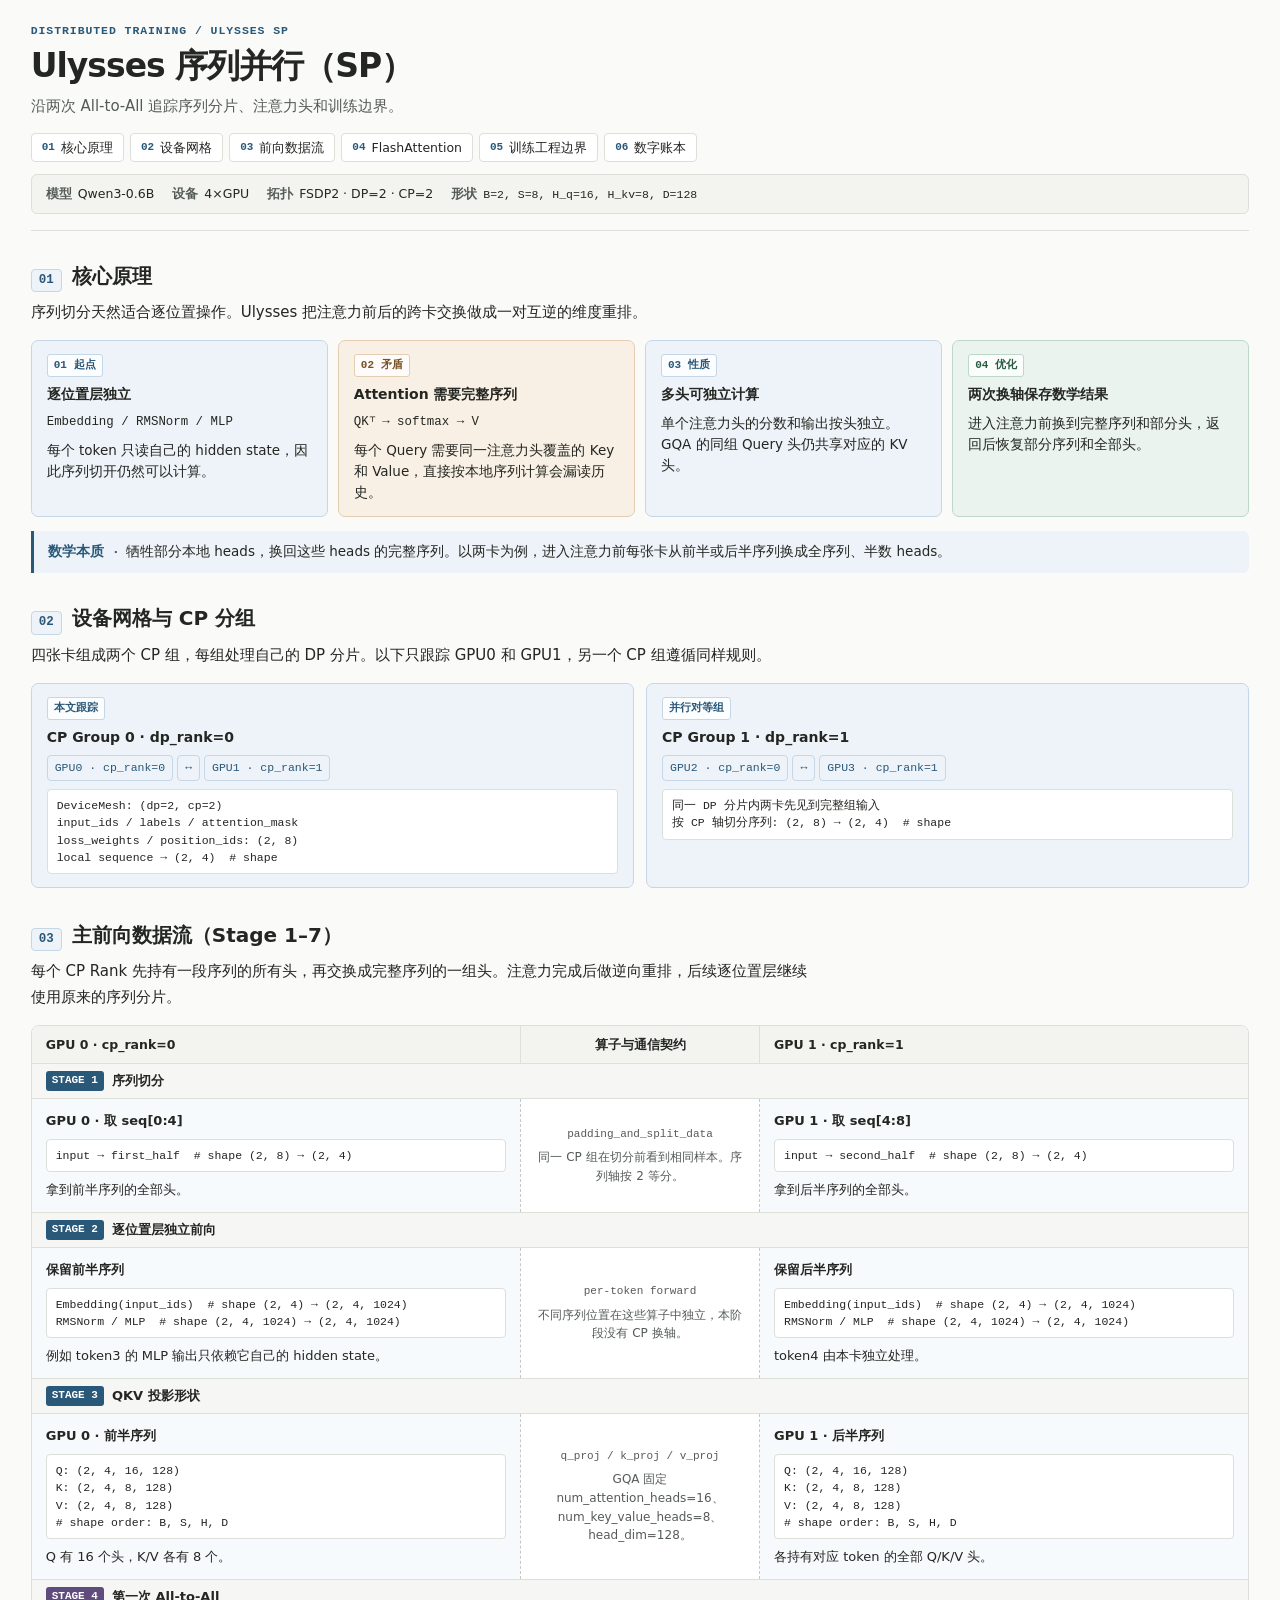
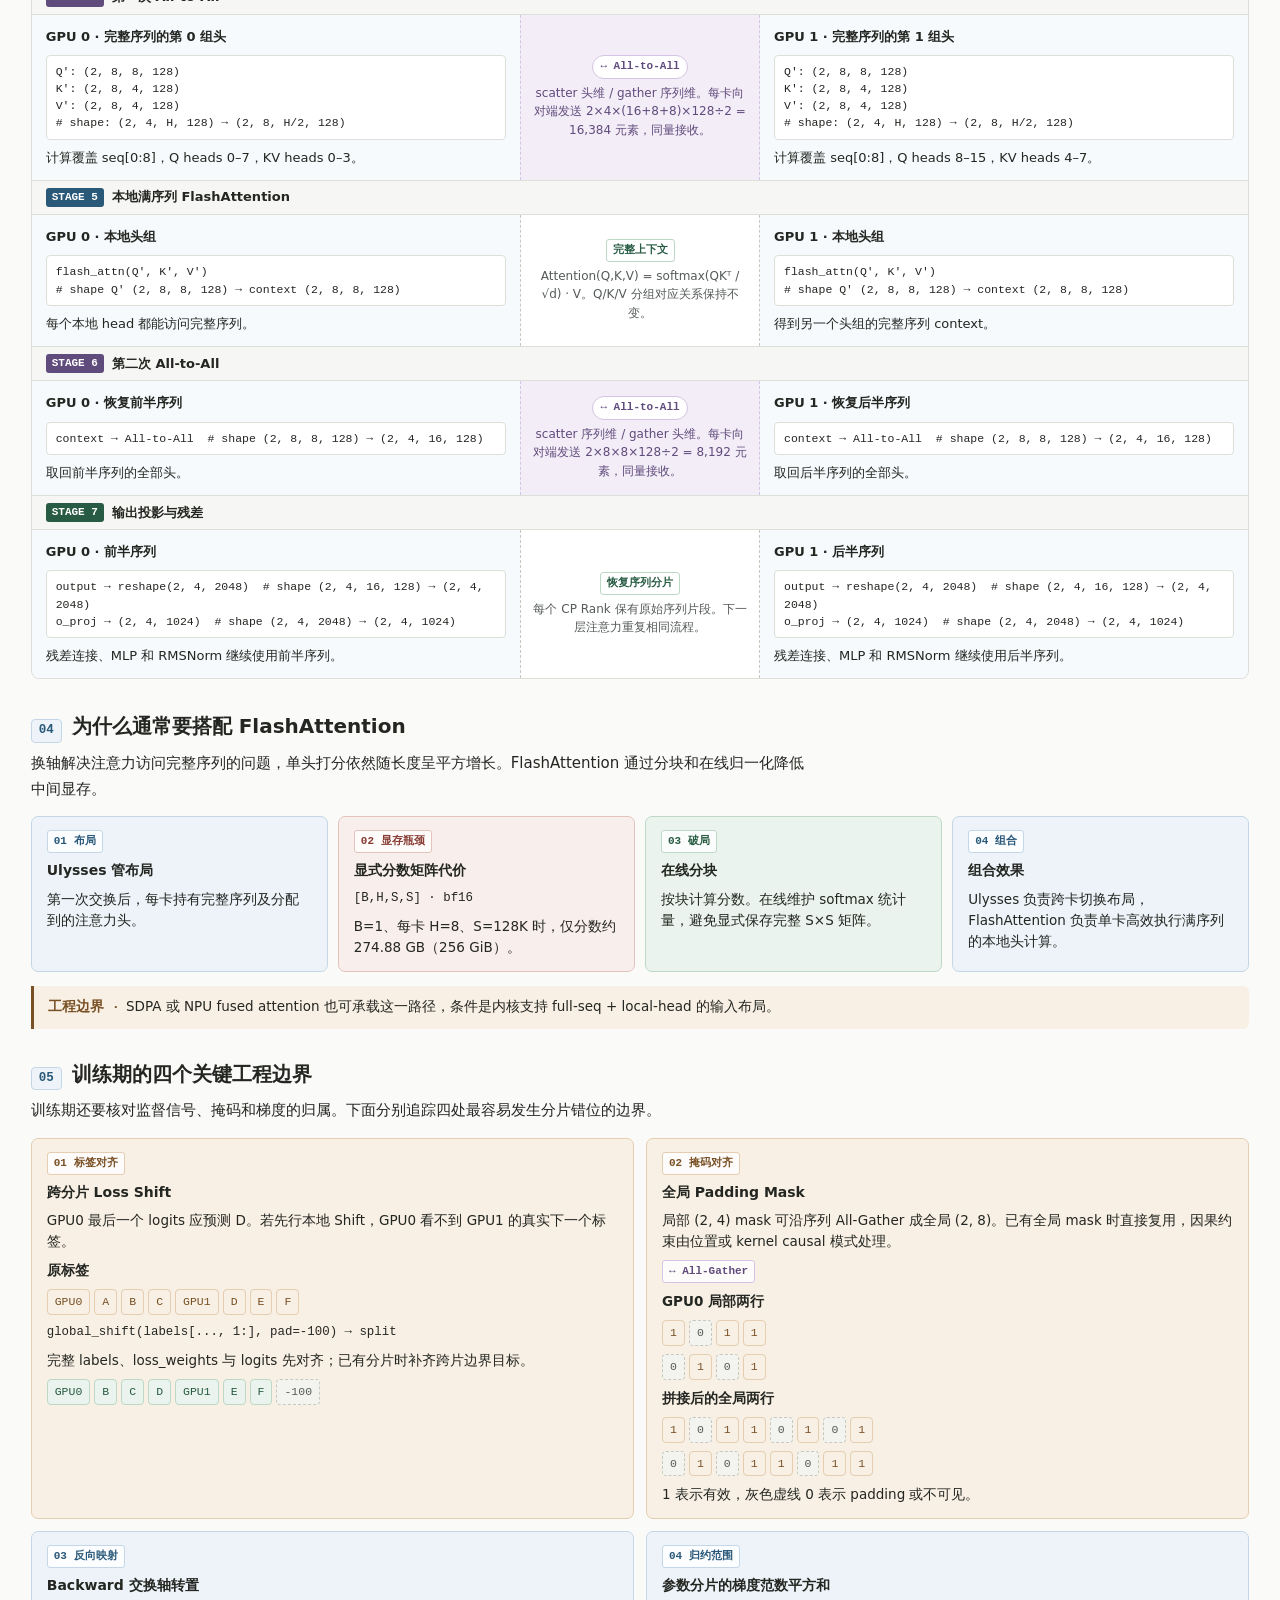
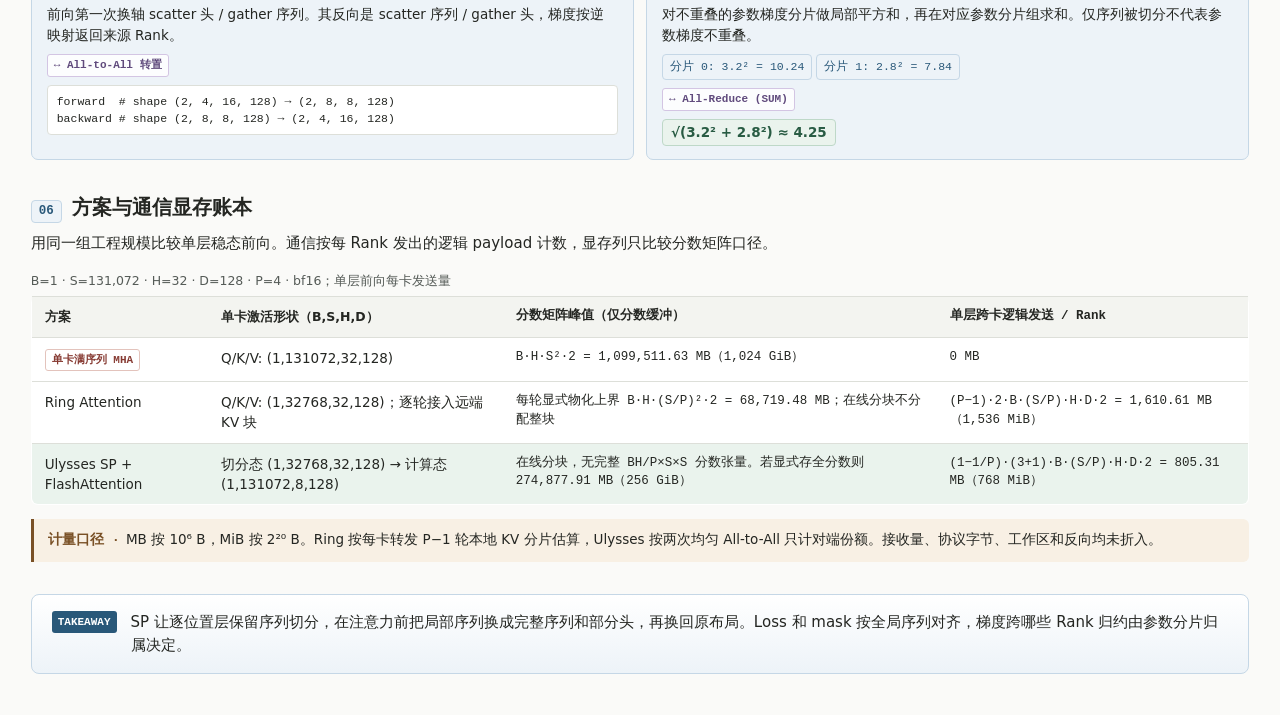
<file: notes/ulysses-sp/index.html>
<!doctype html>
<html lang="zh-CN">
<head>
  <meta charset="utf-8">
  <meta name="viewport" content="width=device-width, initial-scale=1">
  <meta name="description" content="沿两次 All-to-All 追踪序列分片、注意力头和训练边界。">
  <title>Ulysses 序列并行（SP）</title>
  <link rel="stylesheet" href="../../assets/infra-visual-note.css">
</head>
<body class="ivn">
<main class="ivn-canvas">
  <header class="ivn-header" id="top">
    <p class="ivn-kicker">DISTRIBUTED TRAINING / ULYSSES SP</p>
    <h1>Ulysses 序列并行（SP）</h1>
    <p class="ivn-subtitle">沿两次 All-to-All 追踪序列分片、注意力头和训练边界。</p>
    <nav class="ivn-jump" aria-label="文章目录">
      <a href="#principle"><span class="ivn-num">01</span>核心原理</a>
      <a href="#setup"><span class="ivn-num">02</span>设备网格</a>
      <a href="#flow"><span class="ivn-num">03</span>前向数据流</a>
      <a href="#flash"><span class="ivn-num">04</span>FlashAttention</a>
      <a href="#details"><span class="ivn-num">05</span>训练工程边界</a>
      <a href="#summary"><span class="ivn-num">06</span>数字账本</a>
    </nav>
    <dl class="ivn-spec" aria-label="全局设定">
      <div><dt>模型</dt><dd>Qwen3-0.6B</dd></div>
      <div><dt>设备</dt><dd>4×GPU</dd></div>
      <div><dt>拓扑</dt><dd>FSDP2 · DP=2 · CP=2</dd></div>
      <div><dt>形状</dt><dd><code>B=2, S=8, H_q=16, H_kv=8, D=128</code></dd></div>
    </dl>
  </header>

  <section class="ivn-section" id="principle">
    <header class="ivn-sec-head"><span class="ivn-sec-index">01</span><h2>核心原理</h2></header>
    <p class="ivn-lead">序列切分天然适合逐位置操作。Ulysses 把注意力前后的跨卡交换做成一对互逆的维度重排。</p>
    <div class="ivn-scroll" data-width="860" role="region" aria-label="四栏核心原理" tabindex="0">
      <div class="ivn-grid-4">
        <article class="ivn-card" data-tone="blue"><span class="ivn-badge" data-tone="blue">01 起点</span><h3>逐位置层独立</h3><code>Embedding / RMSNorm / MLP</code><p>每个 token 只读自己的 hidden state，因此序列切开仍然可以计算。</p></article>
        <article class="ivn-card" data-tone="amber"><span class="ivn-badge" data-tone="amber">02 矛盾</span><h3>Attention 需要完整序列</h3><code>QKᵀ → softmax → V</code><p>每个 Query 需要同一注意力头覆盖的 Key 和 Value，直接按本地序列计算会漏读历史。</p></article>
        <article class="ivn-card" data-tone="blue"><span class="ivn-badge" data-tone="blue">03 性质</span><h3>多头可独立计算</h3><p>单个注意力头的分数和输出按头独立。GQA 的同组 Query 头仍共享对应的 KV 头。</p></article>
        <article class="ivn-card" data-tone="green"><span class="ivn-badge" data-tone="green">04 优化</span><h3>两次换轴保存数学结果</h3><p>进入注意力前换到完整序列和部分头，返回后恢复部分序列和全部头。</p></article>
      </div>
    </div>
    <p class="ivn-callout" data-tone="blue"><strong class="ivn-callout-tag">数学本质 ·</strong>牺牲部分本地 heads，换回这些 heads 的完整序列。以两卡为例，进入注意力前每张卡从前半或后半序列换成全序列、半数 heads。</p>
  </section>

  <section class="ivn-section" id="setup">
    <header class="ivn-sec-head"><span class="ivn-sec-index">02</span><h2>设备网格与 CP 分组</h2></header>
    <p class="ivn-lead">四张卡组成两个 CP 组，每组处理自己的 DP 分片。以下只跟踪 GPU0 和 GPU1，另一个 CP 组遵循同样规则。</p>
    <div class="ivn-scroll" data-width="860" role="region" aria-label="设备网格与 CP 分组" tabindex="0">
      <div class="ivn-grid-2">
        <article class="ivn-card" data-tone="blue"><span class="ivn-badge" data-tone="blue">本文跟踪</span><h3>CP Group 0 · dp_rank=0</h3><div class="ivn-slots" role="group" aria-label="第零组 GPU"><span class="ivn-slot">GPU0 · cp_rank=0</span><span class="ivn-slot">↔</span><span class="ivn-slot">GPU1 · cp_rank=1</span></div><pre class="ivn-code"><code>DeviceMesh: (dp=2, cp=2)&#10;input_ids / labels / attention_mask&#10;loss_weights / position_ids: (2, 8)&#10;local sequence → (2, 4)  # shape</code></pre></article>
        <article class="ivn-card" data-tone="blue"><span class="ivn-badge" data-tone="blue">并行对等组</span><h3>CP Group 1 · dp_rank=1</h3><div class="ivn-slots" role="group" aria-label="第一组 GPU"><span class="ivn-slot">GPU2 · cp_rank=0</span><span class="ivn-slot">↔</span><span class="ivn-slot">GPU3 · cp_rank=1</span></div><pre class="ivn-code"><code>同一 DP 分片内两卡先见到完整组输入&#10;按 CP 轴切分序列: (2, 8) → (2, 4)  # shape</code></pre></article>
      </div>
    </div>
  </section>

  <section class="ivn-section" id="flow">
    <header class="ivn-sec-head"><span class="ivn-sec-index">03</span><h2>主前向数据流（Stage 1–7）</h2></header>
    <p class="ivn-lead">每个 CP Rank 先持有一段序列的所有头，再交换成完整序列的一组头。注意力完成后做逆向重排，后续逐位置层继续使用原来的序列分片。</p>
    <div class="ivn-scroll" data-width="860" role="region" aria-label="Ulysses 前向七阶段泳道" tabindex="0">
      <div class="ivn-swimlane-board">
        <div class="ivn-lane-headers"><span>GPU 0 · cp_rank=0</span><span>算子与通信契约</span><span>GPU 1 · cp_rank=1</span></div>
        <div class="ivn-stage">
          <h3 class="ivn-stage-bar"><span class="ivn-stage-num">STAGE 1</span>序列切分</h3>
          <div class="ivn-stage-cols">
            <div class="ivn-lane-cell"><p><strong>GPU 0 · 取 seq[0:4]</strong></p><pre class="ivn-code"><code>input → first_half  # shape (2, 8) → (2, 4)</code></pre><p>拿到前半序列的全部头。</p></div>
            <div class="ivn-lane-mid"><code>padding_and_split_data</code><p>同一 CP 组在切分前看到相同样本。序列轴按 2 等分。</p></div>
            <div class="ivn-lane-cell"><p><strong>GPU 1 · 取 seq[4:8]</strong></p><pre class="ivn-code"><code>input → second_half  # shape (2, 8) → (2, 4)</code></pre><p>拿到后半序列的全部头。</p></div>
          </div>
        </div>
        <div class="ivn-stage">
          <h3 class="ivn-stage-bar"><span class="ivn-stage-num">STAGE 2</span>逐位置层独立前向</h3>
          <div class="ivn-stage-cols">
            <div class="ivn-lane-cell"><p><strong>保留前半序列</strong></p><pre class="ivn-code"><code>Embedding(input_ids)  # shape (2, 4) → (2, 4, 1024)&#10;RMSNorm / MLP  # shape (2, 4, 1024) → (2, 4, 1024)</code></pre><p>例如 token3 的 MLP 输出只依赖它自己的 hidden state。</p></div>
            <div class="ivn-lane-mid"><code>per-token forward</code><p>不同序列位置在这些算子中独立，本阶段没有 CP 换轴。</p></div>
            <div class="ivn-lane-cell"><p><strong>保留后半序列</strong></p><pre class="ivn-code"><code>Embedding(input_ids)  # shape (2, 4) → (2, 4, 1024)&#10;RMSNorm / MLP  # shape (2, 4, 1024) → (2, 4, 1024)</code></pre><p>token4 由本卡独立处理。</p></div>
          </div>
        </div>
        <div class="ivn-stage">
          <h3 class="ivn-stage-bar"><span class="ivn-stage-num">STAGE 3</span>QKV 投影形状</h3>
          <div class="ivn-stage-cols">
            <div class="ivn-lane-cell"><p><strong>GPU 0 · 前半序列</strong></p><pre class="ivn-code"><code>Q: (2, 4, 16, 128)&#10;K: (2, 4, 8, 128)&#10;V: (2, 4, 8, 128)&#10;# shape order: B, S, H, D</code></pre><p>Q 有 16 个头，K/V 各有 8 个。</p></div>
            <div class="ivn-lane-mid"><code>q_proj / k_proj / v_proj</code><p>GQA 固定 num_attention_heads=16、num_key_value_heads=8、head_dim=128。</p></div>
            <div class="ivn-lane-cell"><p><strong>GPU 1 · 后半序列</strong></p><pre class="ivn-code"><code>Q: (2, 4, 16, 128)&#10;K: (2, 4, 8, 128)&#10;V: (2, 4, 8, 128)&#10;# shape order: B, S, H, D</code></pre><p>各持有对应 token 的全部 Q/K/V 头。</p></div>
          </div>
        </div>
        <div class="ivn-stage" data-phase="comm">
          <h3 class="ivn-stage-bar"><span class="ivn-stage-num">STAGE 4</span>第一次 All-to-All</h3>
          <div class="ivn-stage-cols">
            <div class="ivn-lane-cell"><p><strong>GPU 0 · 完整序列的第 0 组头</strong></p><pre class="ivn-code"><code>Q′: (2, 8, 8, 128)&#10;K′: (2, 8, 4, 128)&#10;V′: (2, 8, 4, 128)&#10;# shape: (2, 4, H, 128) → (2, 8, H/2, 128)</code></pre><p>计算覆盖 seq[0:8]，Q heads 0–7，KV heads 0–3。</p></div>
            <div class="ivn-lane-mid"><span class="ivn-comm-pill">↔ All-to-All</span><p>scatter 头维 / gather 序列维。每卡向对端发送 2×4×(16+8+8)×128÷2 = 16,384 元素，同量接收。</p></div>
            <div class="ivn-lane-cell"><p><strong>GPU 1 · 完整序列的第 1 组头</strong></p><pre class="ivn-code"><code>Q′: (2, 8, 8, 128)&#10;K′: (2, 8, 4, 128)&#10;V′: (2, 8, 4, 128)&#10;# shape: (2, 4, H, 128) → (2, 8, H/2, 128)</code></pre><p>计算覆盖 seq[0:8]，Q heads 8–15，KV heads 4–7。</p></div>
          </div>
        </div>
        <div class="ivn-stage">
          <h3 class="ivn-stage-bar"><span class="ivn-stage-num">STAGE 5</span>本地满序列 FlashAttention</h3>
          <div class="ivn-stage-cols">
            <div class="ivn-lane-cell"><p><strong>GPU 0 · 本地头组</strong></p><pre class="ivn-code"><code>flash_attn(Q′, K′, V′)&#10;# shape Q′ (2, 8, 8, 128) → context (2, 8, 8, 128)</code></pre><p>每个本地 head 都能访问完整序列。</p></div>
            <div class="ivn-lane-mid"><span class="ivn-badge" data-tone="green">完整上下文</span><p>Attention(Q,K,V) = softmax(QKᵀ / √d) · V。Q/K/V 分组对应关系保持不变。</p></div>
            <div class="ivn-lane-cell"><p><strong>GPU 1 · 本地头组</strong></p><pre class="ivn-code"><code>flash_attn(Q′, K′, V′)&#10;# shape Q′ (2, 8, 8, 128) → context (2, 8, 8, 128)</code></pre><p>得到另一个头组的完整序列 context。</p></div>
          </div>
        </div>
        <div class="ivn-stage" data-phase="comm">
          <h3 class="ivn-stage-bar"><span class="ivn-stage-num">STAGE 6</span>第二次 All-to-All</h3>
          <div class="ivn-stage-cols">
            <div class="ivn-lane-cell"><p><strong>GPU 0 · 恢复前半序列</strong></p><pre class="ivn-code"><code>context → All-to-All  # shape (2, 8, 8, 128) → (2, 4, 16, 128)</code></pre><p>取回前半序列的全部头。</p></div>
            <div class="ivn-lane-mid"><span class="ivn-comm-pill">↔ All-to-All</span><p>scatter 序列维 / gather 头维。每卡向对端发送 2×8×8×128÷2 = 8,192 元素，同量接收。</p></div>
            <div class="ivn-lane-cell"><p><strong>GPU 1 · 恢复后半序列</strong></p><pre class="ivn-code"><code>context → All-to-All  # shape (2, 8, 8, 128) → (2, 4, 16, 128)</code></pre><p>取回后半序列的全部头。</p></div>
          </div>
        </div>
        <div class="ivn-stage" data-phase="out">
          <h3 class="ivn-stage-bar"><span class="ivn-stage-num">STAGE 7</span>输出投影与残差</h3>
          <div class="ivn-stage-cols">
            <div class="ivn-lane-cell"><p><strong>GPU 0 · 前半序列</strong></p><pre class="ivn-code"><code>output → reshape(2, 4, 2048)  # shape (2, 4, 16, 128) → (2, 4, 2048)&#10;o_proj → (2, 4, 1024)  # shape (2, 4, 2048) → (2, 4, 1024)</code></pre><p>残差连接、MLP 和 RMSNorm 继续使用前半序列。</p></div>
            <div class="ivn-lane-mid"><span class="ivn-badge" data-tone="green">恢复序列分片</span><p>每个 CP Rank 保有原始序列片段。下一层注意力重复相同流程。</p></div>
            <div class="ivn-lane-cell"><p><strong>GPU 1 · 后半序列</strong></p><pre class="ivn-code"><code>output → reshape(2, 4, 2048)  # shape (2, 4, 16, 128) → (2, 4, 2048)&#10;o_proj → (2, 4, 1024)  # shape (2, 4, 2048) → (2, 4, 1024)</code></pre><p>残差连接、MLP 和 RMSNorm 继续使用后半序列。</p></div>
          </div>
        </div>
      </div>
    </div>
  </section>

  <section class="ivn-section" id="flash">
    <header class="ivn-sec-head"><span class="ivn-sec-index">04</span><h2>为什么通常要搭配 FlashAttention</h2></header>
    <p class="ivn-lead">换轴解决注意力访问完整序列的问题，单头打分依然随长度呈平方增长。FlashAttention 通过分块和在线归一化降低中间显存。</p>
    <div class="ivn-scroll" data-width="860" role="region" aria-label="FlashAttention 四步推演" tabindex="0">
      <div class="ivn-grid-4">
        <article class="ivn-card" data-tone="blue"><span class="ivn-badge" data-tone="blue">01 布局</span><h3>Ulysses 管布局</h3><p>第一次交换后，每卡持有完整序列及分配到的注意力头。</p></article>
        <article class="ivn-card" data-tone="red"><span class="ivn-badge" data-tone="red">02 显存瓶颈</span><h3>显式分数矩阵代价</h3><code>[B,H,S,S] · bf16</code><p>B=1、每卡 H=8、S=128K 时，仅分数约 274.88 GB（256 GiB）。</p></article>
        <article class="ivn-card" data-tone="green"><span class="ivn-badge" data-tone="green">03 破局</span><h3>在线分块</h3><p>按块计算分数。在线维护 softmax 统计量，避免显式保存完整 S×S 矩阵。</p></article>
        <article class="ivn-card" data-tone="blue"><span class="ivn-badge" data-tone="blue">04 组合</span><h3>组合效果</h3><p>Ulysses 负责跨卡切换布局，FlashAttention 负责单卡高效执行满序列的本地头计算。</p></article>
      </div>
    </div>
    <p class="ivn-callout" data-tone="amber"><strong class="ivn-callout-tag">工程边界 ·</strong>SDPA 或 NPU fused attention 也可承载这一路径，条件是内核支持 full-seq + local-head 的输入布局。</p>
  </section>

  <section class="ivn-section" id="details">
    <header class="ivn-sec-head"><span class="ivn-sec-index">05</span><h2>训练期的四个关键工程边界</h2></header>
    <p class="ivn-lead">训练期还要核对监督信号、掩码和梯度的归属。下面分别追踪四处最容易发生分片错位的边界。</p>
    <div class="ivn-scroll" data-width="860" role="region" aria-label="训练期四个工程边界" tabindex="0">
      <div class="ivn-grid-2">
        <article class="ivn-card" data-tone="amber"><span class="ivn-badge" data-tone="amber">01 标签对齐</span><h3>跨分片 Loss Shift</h3><p>GPU0 最后一个 logits 应预测 D。若先行本地 Shift，GPU0 看不到 GPU1 的真实下一个标签。</p><p><strong>原标签</strong></p><div class="ivn-slots" role="group" aria-label="原始标签"><span class="ivn-slot">GPU0</span><span class="ivn-slot">A</span><span class="ivn-slot">B</span><span class="ivn-slot">C</span><span class="ivn-slot">GPU1</span><span class="ivn-slot">D</span><span class="ivn-slot">E</span><span class="ivn-slot">F</span></div><code>global_shift(labels[..., 1:], pad=-100) → split</code><p>完整 labels、loss_weights 与 logits 先对齐；已有分片时补齐跨片边界目标。</p><div class="ivn-slots" role="group" aria-label="全局 Shift 后的两段"><span class="ivn-slot" data-tone="green">GPU0</span><span class="ivn-slot" data-tone="green">B</span><span class="ivn-slot" data-tone="green">C</span><span class="ivn-slot" data-tone="green">D</span><span class="ivn-slot" data-tone="green">GPU1</span><span class="ivn-slot" data-tone="green">E</span><span class="ivn-slot" data-tone="green">F</span><span class="ivn-slot is-masked" data-tone="green">-100</span></div></article>
        <article class="ivn-card" data-tone="amber"><span class="ivn-badge" data-tone="amber">02 掩码对齐</span><h3>全局 Padding Mask</h3><p>局部 (2, 4) mask 可沿序列 All-Gather 成全局 (2, 8)。已有全局 mask 时直接复用，因果约束由位置或 kernel causal 模式处理。</p><span class="ivn-badge" data-tone="purple">↔ All-Gather</span><p><strong>GPU0 局部两行</strong></p><div class="ivn-slots" role="group" aria-label="局部第一行"><span class="ivn-slot">1</span><span class="ivn-slot is-masked">0</span><span class="ivn-slot">1</span><span class="ivn-slot">1</span></div><div class="ivn-slots" role="group" aria-label="局部第二行"><span class="ivn-slot is-masked">0</span><span class="ivn-slot">1</span><span class="ivn-slot is-masked">0</span><span class="ivn-slot">1</span></div><p><strong>拼接后的全局两行</strong></p><div class="ivn-slots" role="group" aria-label="全局第一行"><span class="ivn-slot">1</span><span class="ivn-slot is-masked">0</span><span class="ivn-slot">1</span><span class="ivn-slot">1</span><span class="ivn-slot is-masked">0</span><span class="ivn-slot">1</span><span class="ivn-slot is-masked">0</span><span class="ivn-slot">1</span></div><div class="ivn-slots" role="group" aria-label="全局第二行"><span class="ivn-slot is-masked">0</span><span class="ivn-slot">1</span><span class="ivn-slot is-masked">0</span><span class="ivn-slot">1</span><span class="ivn-slot">1</span><span class="ivn-slot is-masked">0</span><span class="ivn-slot">1</span><span class="ivn-slot">1</span></div><p>1 表示有效，灰色虚线 0 表示 padding 或不可见。</p></article>
        <article class="ivn-card" data-tone="blue"><span class="ivn-badge" data-tone="blue">03 反向映射</span><h3>Backward 交换轴转置</h3><p>前向第一次换轴 scatter 头 / gather 序列。其反向是 scatter 序列 / gather 头，梯度按逆映射返回来源 Rank。</p><span class="ivn-badge" data-tone="purple">↔ All-to-All 转置</span><pre class="ivn-code"><code>forward  # shape (2, 4, 16, 128) → (2, 8, 8, 128)&#10;backward # shape (2, 8, 8, 128) → (2, 4, 16, 128)</code></pre></article>
        <article class="ivn-card" data-tone="blue"><span class="ivn-badge" data-tone="blue">04 归约范围</span><h3>参数分片的梯度范数平方和</h3><p>对不重叠的参数梯度分片做局部平方和，再在对应参数分片组求和。仅序列被切分不代表参数梯度不重叠。</p><div class="ivn-slots" role="group" aria-label="两个参数分片平方和"><span class="ivn-slot">分片 0: 3.2² = 10.24</span><span class="ivn-slot">分片 1: 2.8² = 7.84</span></div><span class="ivn-badge" data-tone="purple">↔ All-Reduce (SUM)</span><p class="ivn-res">√(3.2² + 2.8²) ≈ 4.25</p></article>
      </div>
    </div>
  </section>

  <section class="ivn-section" id="summary">
    <header class="ivn-sec-head"><span class="ivn-sec-index">06</span><h2>方案与通信显存账本</h2></header>
    <p class="ivn-lead">用同一组工程规模比较单层稳态前向。通信按每 Rank 发出的逻辑 payload 计数，显存列只比较分数矩阵口径。</p>
    <div class="ivn-scroll" data-width="860" role="region" aria-label="B=1 · S=131,072 · H=32 · D=128 · P=4 · bf16；单层前向每卡发送量" tabindex="0">
      <table class="ivn-ledger">
        <caption>B=1 · S=131,072 · H=32 · D=128 · P=4 · bf16；单层前向每卡发送量</caption>
        <thead><tr><th scope="col">方案</th><th scope="col">单卡激活形状（B,S,H,D）</th><th class="ivn-num-col" scope="col">分数矩阵峰值（仅分数缓冲）</th><th class="ivn-num-col" scope="col">单层跨卡逻辑发送 / Rank</th></tr></thead>
        <tbody>
          <tr data-tone="red"><td><span class="ivn-badge" data-tone="red">单卡满序列 MHA</span></td><td>Q/K/V: (1,131072,32,128)</td><td class="ivn-num-col">B·H·S²·2 = 1,099,511.63 MB（1,024 GiB）</td><td class="ivn-num-col">0 MB</td></tr>
          <tr><td>Ring Attention</td><td>Q/K/V: (1,32768,32,128)；逐轮接入远端 KV 块</td><td class="ivn-num-col">每轮显式物化上界 B·H·(S/P)²·2 = 68,719.48 MB；在线分块不分配整块</td><td class="ivn-num-col">(P−1)·2·B·(S/P)·H·D·2 = 1,610.61 MB（1,536 MiB）</td></tr>
          <tr data-tone="green"><td>Ulysses SP + FlashAttention</td><td>切分态 (1,32768,32,128) → 计算态 (1,131072,8,128)</td><td class="ivn-num-col">在线分块，无完整 BH/P×S×S 分数张量。若显式存全分数则 274,877.91 MB（256 GiB）</td><td class="ivn-num-col">(1−1/P)·(3+1)·B·(S/P)·H·D·2 = 805.31 MB（768 MiB）</td></tr>
        </tbody>
      </table>
    </div>
    <p class="ivn-callout" data-tone="amber"><strong class="ivn-callout-tag">计量口径 ·</strong>MB 按 10⁶ B，MiB 按 2²⁰ B。Ring 按每卡转发 P−1 轮本地 KV 分片估算，Ulysses 按两次均匀 All-to-All 只计对端份额。接收量、协议字节、工作区和反向均未折入。</p>
  </section>

  <footer class="ivn-takeaway">
    <span class="ivn-takeaway-mark">TAKEAWAY</span>
    <p>SP 让逐位置层保留序列切分，在注意力前把局部序列换成完整序列和部分头，再换回原布局。Loss 和 mask 按全局序列对齐，梯度跨哪些 Rank 归约由参数分片归属决定。</p>
  </footer>
</main>
</body>
</html>
</file>
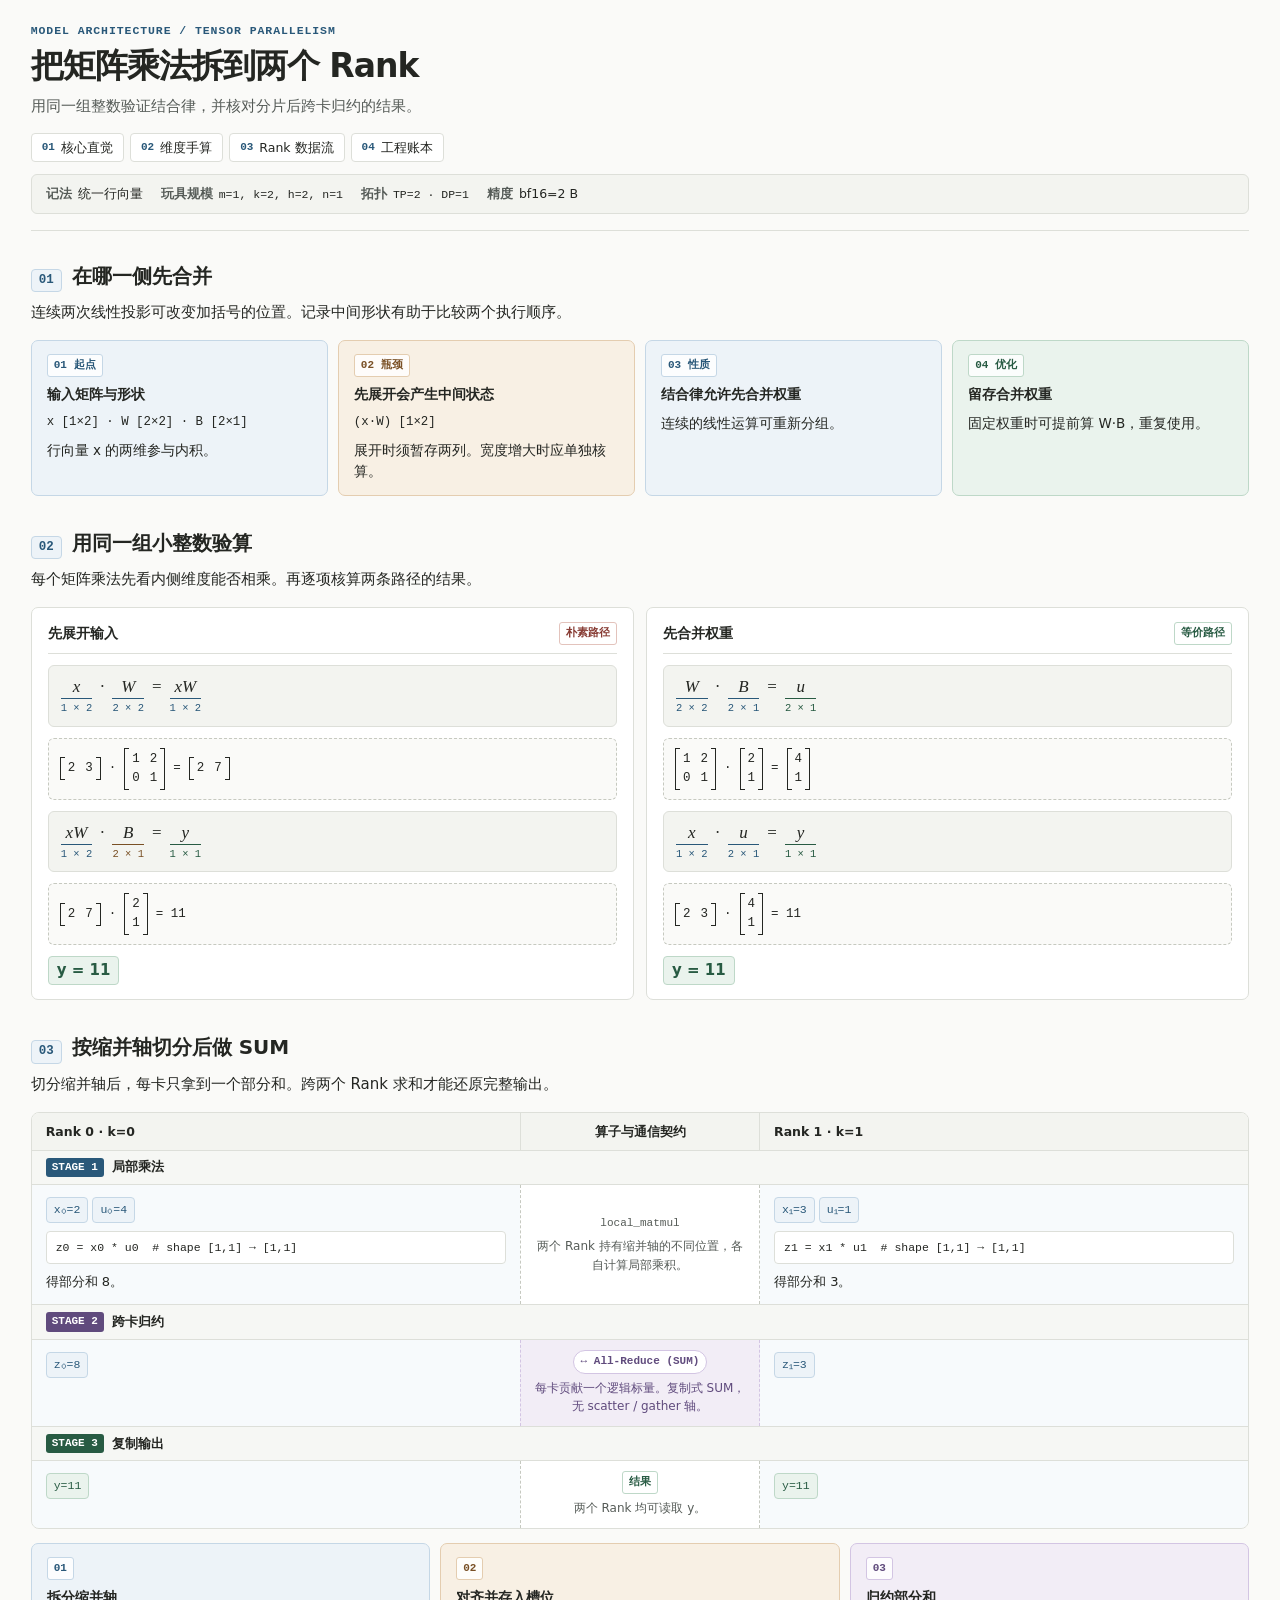
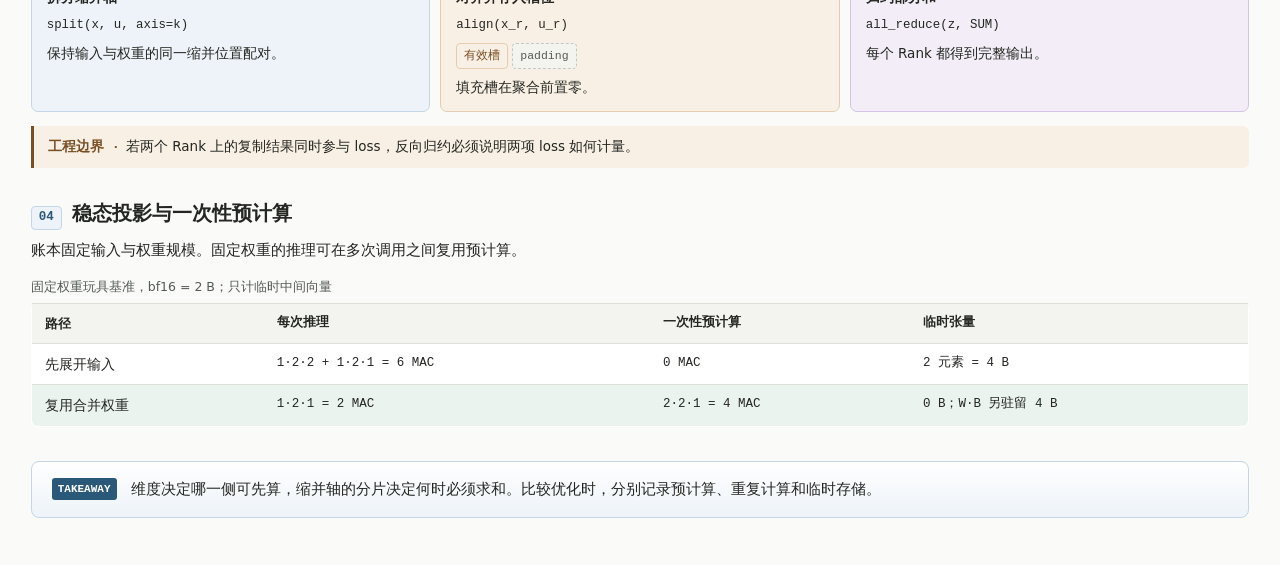
<file: .agents/skills/infra-visual-note/assets/components.html>
<!doctype html>
<html lang="zh-CN">
<head>
  <meta charset="utf-8">
  <meta name="viewport" content="width=device-width, initial-scale=1">
  <meta name="description" content="用同一组整数验证结合律，并核对分片后跨卡归约的结果。">
  <title>把矩阵乘法拆到两个 Rank</title>
  <link rel="stylesheet" href="../../../../assets/infra-visual-note.css">
</head>
<body class="ivn">
<main class="ivn-canvas">
  <header class="ivn-header" id="top">
    <p class="ivn-kicker">MODEL ARCHITECTURE / TENSOR PARALLELISM</p>
    <h1>把矩阵乘法拆到两个 Rank</h1>
    <p class="ivn-subtitle">用同一组整数验证结合律，并核对分片后跨卡归约的结果。</p>
    <nav class="ivn-jump" aria-label="文章目录">
      <a href="#intuition"><span class="ivn-num">01</span>核心直觉</a>
      <a href="#math"><span class="ivn-num">02</span>维度手算</a>
      <a href="#flow"><span class="ivn-num">03</span>Rank 数据流</a>
      <a href="#ledger"><span class="ivn-num">04</span>工程账本</a>
    </nav>
    <dl class="ivn-spec" aria-label="全局设定">
      <div><dt>记法</dt><dd>统一行向量</dd></div>
      <div><dt>玩具规模</dt><dd><code>m=1, k=2, h=2, n=1</code></dd></div>
      <div><dt>拓扑</dt><dd><code>TP=2 · DP=1</code></dd></div>
      <div><dt>精度</dt><dd>bf16=2 B</dd></div>
    </dl>
  </header>

  <section class="ivn-section" id="intuition">
    <header class="ivn-sec-head"><span class="ivn-sec-index">01</span><h2>在哪一侧先合并</h2></header>
    <p class="ivn-lead">连续两次线性投影可改变加括号的位置。记录中间形状有助于比较两个执行顺序。</p>
    <div class="ivn-scroll" data-width="860" role="region" aria-label="标准四栏直觉卡" tabindex="0">
      <div class="ivn-grid-4">
        <article class="ivn-card" data-tone="blue"><span class="ivn-badge" data-tone="blue">01 起点</span><h3>输入矩阵与形状</h3><code>x [1×2] · W [2×2] · B [2×1]</code><p>行向量 x 的两维参与内积。</p></article>
        <article class="ivn-card" data-tone="amber"><span class="ivn-badge" data-tone="amber">02 瓶颈</span><h3>先展开会产生中间状态</h3><code>(x·W) [1×2]</code><p>展开时须暂存两列。宽度增大时应单独核算。</p></article>
        <article class="ivn-card" data-tone="blue"><span class="ivn-badge" data-tone="blue">03 性质</span><h3>结合律允许先合并权重</h3><p>连续的线性运算可重新分组。</p></article>
        <article class="ivn-card" data-tone="green"><span class="ivn-badge" data-tone="green">04 优化</span><h3>留存合并权重</h3><p>固定权重时可提前算 W·B，重复使用。</p></article>
      </div>
    </div>
  </section>

  <section class="ivn-section" id="math">
    <header class="ivn-sec-head"><span class="ivn-sec-index">02</span><h2>用同一组小整数验算</h2></header>
    <p class="ivn-lead">每个矩阵乘法先看内侧维度能否相乘。再逐项核算两条路径的结果。</p>
    <div class="ivn-scroll" data-width="860" role="region" aria-label="标准手算工作台" tabindex="0">
      <div class="ivn-workbench">
        <article class="ivn-wb-panel"><div class="ivn-wb-head"><h3>先展开输入</h3><span class="ivn-badge" data-tone="red">朴素路径</span></div><div class="ivn-dim-formula"><span class="ivn-term" data-tone="blue"><span class="ivn-expr"><i>x</i></span><span class="ivn-dim">1 × 2</span></span><span class="ivn-op">·</span><span class="ivn-term" data-tone="blue"><span class="ivn-expr"><i>W</i></span><span class="ivn-dim">2 × 2</span></span><span class="ivn-op">=</span><span class="ivn-term" data-tone="blue"><span class="ivn-expr"><i>xW</i></span><span class="ivn-dim">1 × 2</span></span></div><div class="ivn-calc-row"><span class="ivn-mat" data-cols="2" role="img" aria-label="矩阵 2, 3"><span>2</span><span>3</span></span> · <span class="ivn-mat" data-cols="2" role="img" aria-label="矩阵 1, 2；0, 1"><span>1</span><span>2</span><span>0</span><span>1</span></span> = <span class="ivn-mat" data-cols="2" role="img" aria-label="矩阵 2, 7"><span>2</span><span>7</span></span></div><div class="ivn-dim-formula"><span class="ivn-term" data-tone="blue"><span class="ivn-expr"><i>xW</i></span><span class="ivn-dim">1 × 2</span></span><span class="ivn-op">·</span><span class="ivn-term" data-tone="amber"><span class="ivn-expr"><i>B</i></span><span class="ivn-dim">2 × 1</span></span><span class="ivn-op">=</span><span class="ivn-term" data-tone="green"><span class="ivn-expr"><i>y</i></span><span class="ivn-dim">1 × 1</span></span></div><div class="ivn-calc-row"><span class="ivn-mat" data-cols="2" role="img" aria-label="矩阵 2, 7"><span>2</span><span>7</span></span> · <span class="ivn-mat" data-cols="1" role="img" aria-label="矩阵 2；1"><span>2</span><span>1</span></span> = 11</div><p class="ivn-res">y = 11</p></article>
        <article class="ivn-wb-panel"><div class="ivn-wb-head"><h3>先合并权重</h3><span class="ivn-badge" data-tone="green">等价路径</span></div><div class="ivn-dim-formula"><span class="ivn-term" data-tone="blue"><span class="ivn-expr"><i>W</i></span><span class="ivn-dim">2 × 2</span></span><span class="ivn-op">·</span><span class="ivn-term" data-tone="blue"><span class="ivn-expr"><i>B</i></span><span class="ivn-dim">2 × 1</span></span><span class="ivn-op">=</span><span class="ivn-term" data-tone="green"><span class="ivn-expr"><i>u</i></span><span class="ivn-dim">2 × 1</span></span></div><div class="ivn-calc-row"><span class="ivn-mat" data-cols="2" role="img" aria-label="矩阵 1, 2；0, 1"><span>1</span><span>2</span><span>0</span><span>1</span></span> · <span class="ivn-mat" data-cols="1" role="img" aria-label="矩阵 2；1"><span>2</span><span>1</span></span> = <span class="ivn-mat" data-cols="1" role="img" aria-label="矩阵 4；1"><span>4</span><span>1</span></span></div><div class="ivn-dim-formula"><span class="ivn-term" data-tone="blue"><span class="ivn-expr"><i>x</i></span><span class="ivn-dim">1 × 2</span></span><span class="ivn-op">·</span><span class="ivn-term" data-tone="blue"><span class="ivn-expr"><i>u</i></span><span class="ivn-dim">2 × 1</span></span><span class="ivn-op">=</span><span class="ivn-term" data-tone="green"><span class="ivn-expr"><i>y</i></span><span class="ivn-dim">1 × 1</span></span></div><div class="ivn-calc-row"><span class="ivn-mat" data-cols="2" role="img" aria-label="矩阵 2, 3"><span>2</span><span>3</span></span> · <span class="ivn-mat" data-cols="1" role="img" aria-label="矩阵 4；1"><span>4</span><span>1</span></span> = 11</div><p class="ivn-res">y = 11</p></article>
      </div>
    </div>
  </section>

  <section class="ivn-section" id="flow">
    <header class="ivn-sec-head"><span class="ivn-sec-index">03</span><h2>按缩并轴切分后做 SUM</h2></header>
    <p class="ivn-lead">切分缩并轴后，每卡只拿到一个部分和。跨两个 Rank 求和才能还原完整输出。</p>
    <div class="ivn-scroll" data-width="860" role="region" aria-label="标准三栏泳道" tabindex="0">
      <div class="ivn-swimlane-board">
        <div class="ivn-lane-headers"><span>Rank 0 · k=0</span><span>算子与通信契约</span><span>Rank 1 · k=1</span></div>
        <div class="ivn-stage">
          <h3 class="ivn-stage-bar"><span class="ivn-stage-num">STAGE 1</span>局部乘法</h3>
          <div class="ivn-stage-cols">
            <div class="ivn-lane-cell"><div class="ivn-slots" role="group" aria-label="左输入"><span class="ivn-slot">x₀=2</span><span class="ivn-slot">u₀=4</span></div><pre class="ivn-code"><code>z0 = x0 * u0  # shape [1,1] → [1,1]</code></pre><p>得部分和 8。</p></div>
            <div class="ivn-lane-mid"><code>local_matmul</code><p>两个 Rank 持有缩并轴的不同位置，各自计算局部乘积。</p></div>
            <div class="ivn-lane-cell"><div class="ivn-slots" role="group" aria-label="右输入"><span class="ivn-slot">x₁=3</span><span class="ivn-slot">u₁=1</span></div><pre class="ivn-code"><code>z1 = x1 * u1  # shape [1,1] → [1,1]</code></pre><p>得部分和 3。</p></div>
          </div>
        </div>
        <div class="ivn-stage" data-phase="comm">
          <h3 class="ivn-stage-bar"><span class="ivn-stage-num">STAGE 2</span>跨卡归约</h3>
          <div class="ivn-stage-cols">
            <div class="ivn-lane-cell"><div class="ivn-slots" role="group" aria-label="左部分和"><span class="ivn-slot">z₀=8</span></div></div>
            <div class="ivn-lane-mid"><span class="ivn-comm-pill">↔ All-Reduce (SUM)</span><p>每卡贡献一个逻辑标量。复制式 SUM，无 scatter / gather 轴。</p></div>
            <div class="ivn-lane-cell"><div class="ivn-slots" role="group" aria-label="右部分和"><span class="ivn-slot">z₁=3</span></div></div>
          </div>
        </div>
        <div class="ivn-stage" data-phase="out">
          <h3 class="ivn-stage-bar"><span class="ivn-stage-num">STAGE 3</span>复制输出</h3>
          <div class="ivn-stage-cols">
            <div class="ivn-lane-cell"><div class="ivn-slots" role="group" aria-label="左输出"><span class="ivn-slot" data-tone="green">y=11</span></div></div>
            <div class="ivn-lane-mid"><span class="ivn-badge" data-tone="green">结果</span><p>两个 Rank 均可读取 y。</p></div>
            <div class="ivn-lane-cell"><div class="ivn-slots" role="group" aria-label="右输出"><span class="ivn-slot" data-tone="green">y=11</span></div></div>
          </div>
        </div>
      </div>
    </div>
    <div class="ivn-scroll" data-width="860" role="region" aria-label="标准横向编号流水线" tabindex="0">
      <ol class="ivn-pipeline" data-steps="3">
        <li class="ivn-card" data-tone="blue"><span class="ivn-badge" data-tone="blue">01</span><h3>拆分缩并轴</h3><code>split(x, u, axis=k)</code><p>保持输入与权重的同一缩并位置配对。</p></li>
        <li class="ivn-card" data-tone="amber"><span class="ivn-badge" data-tone="amber">02</span><h3>对齐并存入槽位</h3><code>align(x_r, u_r)</code><div class="ivn-slots" role="group" aria-label="有效与填充槽"><span class="ivn-slot">有效槽</span><span class="ivn-slot is-masked">padding</span></div><p>填充槽在聚合前置零。</p></li>
        <li class="ivn-card" data-tone="purple"><span class="ivn-badge" data-tone="purple">03</span><h3>归约部分和</h3><code>all_reduce(z, SUM)</code><p>每个 Rank 都得到完整输出。</p></li>
      </ol>
    </div>
    <p class="ivn-callout" data-tone="amber"><strong class="ivn-callout-tag">工程边界 ·</strong>若两个 Rank 上的复制结果同时参与 loss，反向归约必须说明两项 loss 如何计量。</p>
  </section>

  <section class="ivn-section" id="ledger">
    <header class="ivn-sec-head"><span class="ivn-sec-index">04</span><h2>稳态投影与一次性预计算</h2></header>
    <p class="ivn-lead">账本固定输入与权重规模。固定权重的推理可在多次调用之间复用预计算。</p>
    <div class="ivn-scroll" data-width="860" role="region" aria-label="固定权重玩具基准，bf16 = 2 B；只计临时中间向量" tabindex="0">
      <table class="ivn-ledger">
        <caption>固定权重玩具基准，bf16 = 2 B；只计临时中间向量</caption>
        <thead><tr><th scope="col">路径</th><th class="ivn-num-col" scope="col">每次推理</th><th class="ivn-num-col" scope="col">一次性预计算</th><th class="ivn-num-col" scope="col">临时张量</th></tr></thead>
        <tbody>
          <tr><td>先展开输入</td><td class="ivn-num-col">1·2·2 + 1·2·1 = 6 MAC</td><td class="ivn-num-col">0 MAC</td><td class="ivn-num-col">2 元素 = 4 B</td></tr>
          <tr data-tone="green"><td>复用合并权重</td><td class="ivn-num-col">1·2·1 = 2 MAC</td><td class="ivn-num-col">2·2·1 = 4 MAC</td><td class="ivn-num-col">0 B；W·B 另驻留 4 B</td></tr>
        </tbody>
      </table>
    </div>
  </section>

  <footer class="ivn-takeaway">
    <span class="ivn-takeaway-mark">TAKEAWAY</span>
    <p>维度决定哪一侧可先算，缩并轴的分片决定何时必须求和。比较优化时，分别记录预计算、重复计算和临时存储。</p>
  </footer>
</main>
</body>
</html>
</file>
<file: assets/reader.css>
:root {
  color-scheme: light;
  --reader-paper: #fafaf8;
  --reader-sidebar-surface: #f4f5f1;
  --reader-ink: #242622;
  --reader-muted: #555b57;
  --reader-rule: #dddfd9;
  --reader-blue: #295879;
  --reader-blue-soft: #edf3f8;
  --reader-blue-line: #c5d7e6;
  --reader-mono: "JetBrains Mono", SFMono-Regular, Consolas, monospace;
}

.reader-home {
  margin: 0;
  background: var(--reader-paper);
  color: var(--reader-ink);
  font: 15px/1.55 Inter, "Noto Sans CJK SC", "PingFang SC", "Microsoft YaHei", system-ui, sans-serif;
}
.reader-home *, .reader-home *::before, .reader-home *::after { box-sizing: border-box; }
.reader-home [hidden] { display: none; }
.reader-home :is(a, button, input):focus-visible { outline: 2px solid var(--reader-blue); outline-offset: 2px; }
.reader-home kbd { font-family: var(--reader-mono); font-variant-numeric: tabular-nums; }

.reader-header {
  position: sticky;
  top: 0;
  z-index: 3;
  height: 50px;
  border-bottom: 1px solid var(--reader-rule);
  background: rgba(250, 250, 248, 0.94);
  backdrop-filter: blur(10px);
}
.reader-header-inner, .reader-layout { max-width: 1620px; margin-inline: auto; }
.reader-header-inner {
  display: flex;
  align-items: center;
  height: 100%;
  gap: 10px;
  padding-inline: clamp(10px, 1.6vw, 24px);
}
.reader-toggle {
  display: inline-flex;
  flex: none;
  align-items: center;
  gap: 5px;
  padding: 4px 6px;
  border: 1px solid transparent;
  border-radius: 5px;
  background: transparent;
  color: var(--reader-ink);
  font: inherit;
  font-size: 12.5px;
  line-height: 1.38;
  cursor: pointer;
}
.reader-toggle:hover { background: #fff; border-color: var(--reader-rule); }
.reader-toggle svg, .reader-search svg { flex: none; color: var(--reader-blue); }
.reader-toggle kbd, .reader-search kbd {
  padding: 0 4px;
  border: 1px solid var(--reader-rule);
  border-radius: 3px;
  background: var(--reader-paper);
  color: var(--reader-muted);
  font-size: 10px;
}
.reader-header .site-name {
  flex: none;
  border-left: 1px solid var(--reader-rule);
  padding-inline-start: 10px;
  color: var(--reader-ink);
  font-size: 16px;
  font-weight: 720;
  letter-spacing: -.035em;
  text-decoration: none;
}
.reader-location {
  display: flex;
  align-items: baseline;
  min-width: 0;
  gap: 6px;
  margin: 0;
  color: var(--reader-muted);
  font-size: 12px;
  white-space: nowrap;
}
.reader-location-title { overflow: hidden; color: var(--reader-ink); text-overflow: ellipsis; }

.reader-layout {
  display: grid;
  grid-template-columns: 248px minmax(0, 1fr);
  transition: grid-template-columns 180ms ease;
}
body.sidebar-collapsed .reader-layout { grid-template-columns: 0px minmax(0, 1fr); }
.reader-sidebar {
  position: sticky;
  top: 50px;
  width: 248px;
  height: calc(100dvh - 50px);
  min-width: 0;
  overflow-y: auto;
  padding: 14px 12px 20px;
  display: flex;
  flex-direction: column;
  gap: 14px;
  border-right: 1px solid var(--reader-rule);
  background: var(--reader-sidebar-surface);
}
body.sidebar-collapsed .reader-sidebar { visibility: hidden; }
.reader-pane { min-width: 0; }
.reader-pane iframe {
  height: calc(100dvh - 50px);
  width: 100%;
  display: block;
  border: 0;
}
.reader-scrim { display: none; }

.reader-search {
  display: flex;
  flex: none;
  align-items: center;
  min-width: 0;
  height: 31px;
  gap: 6px;
  padding: 0 7px;
  border: 1px solid var(--reader-rule);
  border-radius: 5px;
  background: #fff;
  cursor: text;
}
.reader-search:focus-within { border-color: var(--reader-blue); }
.reader-search input {
  flex: 1 1 auto;
  width: 100%;
  min-width: 0;
  height: 100%;
  padding: 0;
  border: 0;
  background: transparent;
  color: var(--reader-ink);
  font: inherit;
  font-size: 12.5px;
}
.reader-search input:focus-visible { outline: none; }
.reader-search input::placeholder { color: var(--reader-muted); }
.reader-search kbd { flex: none; }
.reader-domains { display: flex; flex-direction: column; gap: 14px; }
.nav-domain-head {
  display: flex;
  align-items: center;
  justify-content: space-between;
  padding: 0 6px 5px;
  border-bottom: 1px solid var(--reader-rule);
}
.nav-domain-title { display: inline-flex; align-items: baseline; gap: 7px; color: var(--reader-ink); font-size: 12.5px; font-weight: 700; }
.nav-domain-num, .nav-domain-count { font-family: var(--reader-mono); font-variant-numeric: tabular-nums; }
.nav-domain-num { color: var(--reader-blue); font-size: 11px; font-weight: 700; }
.nav-domain-count { color: var(--reader-muted); font-size: 10px; }
.nav-list {
  list-style: none;
  margin: 0 0 0 8px;
  padding: 0 0 0 8px;
  border-left: 1px solid var(--reader-rule);
  display: flex;
  flex-direction: column;
  gap: 2px;
}
.nav-list > :first-child { margin-top: 4px; }
.nav-link {
  position: relative;
  display: flex;
  align-items: baseline;
  padding: 6px 9px;
  border-radius: 5px;
  border: 1px solid transparent;
  color: var(--reader-ink);
  font-size: 13px;
  line-height: 1.38;
  text-decoration: none;
}
.nav-link:hover { background: rgba(255,255,255,0.82); border-color: var(--reader-rule); }
.nav-link[aria-current="page"] {
  background: var(--reader-blue-soft);
  border-color: var(--reader-blue-line);
  color: var(--reader-blue);
  font-weight: 700;
}
.nav-link[aria-current="page"]::before {
  content: "";
  position: absolute;
  left: -9px;
  top: 5px;
  bottom: 5px;
  width: 2.5px;
  border-radius: 2px;
  background: var(--reader-blue);
}
.nav-title { overflow-wrap: anywhere; }
.reader-search-empty { margin: 0; padding-inline: 6px; color: var(--reader-muted); font-size: 12.5px; }
.reader-sidebar-footer {
  display: flex;
  justify-content: space-between;
  gap: 6px;
  margin-top: auto;
  padding-inline: 6px;
  color: var(--reader-muted);
  font: 10px/1.5 var(--reader-mono);
  font-variant-numeric: tabular-nums;
}

@media (max-width: 900px) {
  .reader-layout, body.sidebar-collapsed .reader-layout { grid-template-columns: minmax(0, 1fr); transition: none; }
  .reader-sidebar {
    position: fixed;
    top: 50px;
    left: 0;
    z-index: 2;
    width: 272px;
    max-width: 100%;
    transform: translateX(-100%);
    visibility: hidden;
    transition: transform 180ms ease, visibility 0s linear 180ms;
  }
  body.sidebar-open .reader-sidebar {
    transform: translateX(0);
    visibility: visible;
    transition-delay: 0s;
  }
  .reader-scrim:not([hidden]) {
    position: fixed;
    inset: 50px 0 0;
    z-index: 1;
    display: block;
    background: rgba(36, 38, 34, 0.24);
  }
}
@media (max-width: 480px) {
  .reader-header-inner { gap: 6px; }
  .reader-header .site-name { padding-inline-start: 6px; font-size: 14px; }
  .reader-location { gap: 4px; font-size: 11px; }
}
@media (prefers-reduced-motion: reduce) {
  .reader-layout, .reader-sidebar { transition: none; }
}
</file>
<file: assets/infra-visual-note.css>
/* Infra Visual Note · shared component contract */
.ivn {
  --ivn-paper: #fafaf8;
  --ivn-surface: #ffffff;
  --ivn-subtle: #f3f4f0;
  --ivn-ink: #242622;
  --ivn-muted: #555b57;
  --ivn-rule: #dddfd9;
  --ivn-dash: #c6c9c0;
  --ivn-blue: #295879;
  --ivn-blue-soft: #edf3f8;
  --ivn-blue-line: #c5d7e6;
  --ivn-green: #285b43;
  --ivn-green-soft: #eaf3ed;
  --ivn-green-line: #bed8c8;
  --ivn-amber: #795025;
  --ivn-amber-soft: #f8f0e4;
  --ivn-amber-line: #e4cdb0;
  --ivn-red: #873b33;
  --ivn-red-soft: #f8eeeb;
  --ivn-red-line: #e3c3bc;
  --ivn-purple: #604b7d;
  --ivn-purple-soft: #f2edf6;
  --ivn-purple-line: #d3c5e3;
  --ivn-sans: Inter, "PingFang SC", "Noto Sans CJK SC", system-ui, sans-serif;
  --ivn-mono: "JetBrains Mono", SFMono-Regular, Consolas, monospace;
  --ivn-math: "STIX Two Math", "Cambria Math", "Latin Modern Math", Georgia, serif;
  margin: 0;
  background: var(--ivn-paper);
  color: var(--ivn-ink);
  color-scheme: light;
  font: 15px/1.55 var(--ivn-sans);
  overflow-wrap: anywhere;
}
.ivn *, .ivn *::before, .ivn *::after { box-sizing: border-box; }
.ivn :where(h1, h2, h3, h4, p, dl, dd, figure, pre) { margin: 0; }
.ivn :where(h1, h2, h3, h4) { font-family: var(--ivn-sans); font-weight: 700; }
.ivn :where(h3, h4) { font-size: 14px; line-height: 1.4; }
.ivn :where(a) { color: var(--ivn-blue); text-underline-offset: .2em; }
.ivn :focus-visible { outline: 2px solid var(--ivn-blue); outline-offset: 2px; }
.ivn :where(code, pre, .ivn-num, .ivn-sec-index, .ivn-stage-num, .ivn-badge, .ivn-slot, .ivn-num-col, .ivn-calc-row) {
  font-family: var(--ivn-mono);
  font-variant-numeric: tabular-nums;
}
.ivn :where(code) { font-size: .92em; }
.ivn :where(pre) { white-space: pre-wrap; overflow-wrap: anywhere; }
.ivn :where(ul, ol) { margin: 0; padding-left: 1.35em; }
.ivn :where(li + li) { margin-top: 2px; }
.ivn :where(summary) { cursor: pointer; color: var(--ivn-blue); }
.ivn :where(details) { margin-top: 12px; padding: 8px 12px; border: 1px solid var(--ivn-rule); border-radius: 6px; background: var(--ivn-surface); }
.ivn :where(details > * + *, .ivn-section > * + .ivn-scroll, .ivn-section > * + .ivn-card, .ivn-section > * + .ivn-dim-formula, .ivn-section > * + .ivn-calc-row) { margin-top: 12px; }
.ivn :where(details h4, details h3) { margin-top: 14px; }

.ivn [data-tone="blue"] { --ivn-tone: var(--ivn-blue); --ivn-tint: var(--ivn-blue-soft); --ivn-edge: var(--ivn-blue-line); }
.ivn [data-tone="green"] { --ivn-tone: var(--ivn-green); --ivn-tint: var(--ivn-green-soft); --ivn-edge: var(--ivn-green-line); }
.ivn [data-tone="amber"] { --ivn-tone: var(--ivn-amber); --ivn-tint: var(--ivn-amber-soft); --ivn-edge: var(--ivn-amber-line); }
.ivn [data-tone="red"] { --ivn-tone: var(--ivn-red); --ivn-tint: var(--ivn-red-soft); --ivn-edge: var(--ivn-red-line); }
.ivn [data-tone="purple"] { --ivn-tone: var(--ivn-purple); --ivn-tint: var(--ivn-purple-soft); --ivn-edge: var(--ivn-purple-line); }

.ivn .ivn-canvas { max-width: 1420px; margin: 0 auto; padding: 22px clamp(16px, 2.4vw, 34px) 56px; }
.ivn .ivn-header { padding-bottom: 16px; margin-bottom: 26px; border-bottom: 1px solid var(--ivn-rule); }
.ivn .ivn-kicker { font-family: var(--ivn-mono); text-transform: uppercase; font-size: 11.5px; font-weight: 700; letter-spacing: 0.08em; color: var(--ivn-blue); margin: 0 0 6px; }
.ivn .ivn-header h1 { font-size: clamp(24px, 3vw, 33px); line-height: 1.22; letter-spacing: -0.03em; margin: 0 0 8px; }
.ivn .ivn-subtitle { max-width: 82ch; font-size: 15px; line-height: 1.65; color: var(--ivn-muted); margin: 0 0 14px; }
.ivn .ivn-jump { display: flex; flex-wrap: wrap; gap: 6px; margin-bottom: 12px; }
.ivn .ivn-jump a {
  padding: 4px 10px;
  border-radius: 4px;
  border: 1px solid var(--ivn-rule);
  background: var(--ivn-surface);
  color: var(--ivn-ink);
  font-size: 12.5px;
  text-decoration: none;
  display: inline-flex;
  align-items: center;
  gap: 6px;
}
.ivn .ivn-jump a:hover { border-color: var(--ivn-blue-line); color: var(--ivn-blue); }
.ivn .ivn-num { font-size: 11px; color: var(--ivn-blue); font-weight: 700; }
.ivn .ivn-spec {
  display: flex;
  flex-wrap: wrap;
  gap: 8px 18px;
  padding: 9px 14px;
  border-radius: 6px;
  background: var(--ivn-subtle);
  border: 1px solid var(--ivn-rule);
  font-size: 12.5px;
  margin: 0;
}
.ivn .ivn-spec > div { display: flex; flex-wrap: wrap; gap: 2px 6px; }
.ivn .ivn-spec dt { font-weight: 700; color: var(--ivn-muted); }

.ivn .ivn-section { margin-top: 32px; scroll-margin-top: 24px; }
.ivn .ivn-sec-head { display: flex; align-items: baseline; gap: 10px; margin: 0 0 8px; }
.ivn .ivn-sec-index {
  font-family: var(--ivn-mono);
  font-size: 12.5px;
  font-weight: 700;
  color: var(--ivn-blue);
  background: var(--ivn-blue-soft);
  border: 1px solid var(--ivn-blue-line);
  padding: 1px 7px;
  border-radius: 4px;
}
.ivn .ivn-sec-head h2 { font-size: 20px; line-height: 1.35; margin: 0; }
.ivn .ivn-lead { margin: 0 0 14px; max-width: 82ch; font-size: 15px; line-height: 1.72; color: var(--ivn-ink); }
.ivn .ivn-scroll { min-width: 0; overflow-x: auto; overscroll-behavior-x: contain; padding-bottom: 2px; }
.ivn .ivn-scroll:focus-visible { outline-offset: -2px; }
.ivn .ivn-scroll[data-width="780"] { --min-w: 780px; }
.ivn .ivn-scroll[data-width="860"] { --min-w: 860px; }
.ivn .ivn-scroll > * { min-width: var(--min-w, 780px); }
.ivn .ivn-scroll svg { display: block; width: 100%; height: auto; font-family: var(--ivn-sans); }
.ivn .ivn-scroll figcaption { font-size: 12.5px; color: var(--ivn-muted); margin-top: 5px; }

.ivn .ivn-card {
  min-width: 0;
  padding: 13px 15px;
  border-radius: 7px;
  border: 1px solid var(--ivn-edge, var(--ivn-rule));
  background: var(--ivn-tint, var(--ivn-surface));
  display: flex;
  flex-direction: column;
  gap: 8px;
  font-size: 13.5px;
  line-height: 1.55;
}
.ivn .ivn-badge {
  display: inline-flex;
  align-items: center;
  width: fit-content;
  font-family: var(--ivn-mono);
  font-size: 11px;
  font-weight: 700;
  padding: 2px 6px;
  border-radius: 3px;
  background: rgba(255,255,255,0.82);
  border: 1px solid var(--ivn-edge);
  color: var(--ivn-tone);
}
.ivn .ivn-grid-4 { display: grid; grid-template-columns: repeat(4, minmax(0, 1fr)); gap: 10px; }
.ivn .ivn-grid-3 { display: grid; grid-template-columns: repeat(3, minmax(0, 1fr)); gap: 10px; }
.ivn .ivn-grid-2 { display: grid; grid-template-columns: repeat(2, minmax(0, 1fr)); gap: 12px; }

.ivn .ivn-workbench { display: grid; grid-template-columns: repeat(2, minmax(0, 1fr)); gap: 12px; align-items: stretch; }
.ivn .ivn-wb-panel { min-width: 0; background: var(--ivn-surface); border: 1px solid var(--ivn-rule); border-radius: 7px; padding: 14px 16px; display: flex; flex-direction: column; gap: 11px; }
.ivn .ivn-wb-head { display: flex; align-items: center; justify-content: space-between; gap: 8px; padding-bottom: 8px; border-bottom: 1px solid var(--ivn-rule); font-size: 13.5px; font-weight: 700; }
.ivn .ivn-dim-formula { display: flex; flex-wrap: wrap; align-items: flex-start; gap: 6px 8px; padding: 10px 12px; border-radius: 6px; background: var(--ivn-subtle); border: 1px solid var(--ivn-rule); }
.ivn .ivn-term { display: inline-flex; flex-direction: column; align-items: center; text-align: center; }
.ivn .ivn-expr { align-self: stretch; padding: 0 3px; font: 17px/1.3 var(--ivn-math); border-bottom: 1.5px solid var(--ivn-tone, var(--ivn-blue)); }
.ivn .ivn-dim { padding-top: 3px; font: 10.5px/1.3 var(--ivn-mono); color: var(--ivn-tone, var(--ivn-blue)); white-space: nowrap; }
.ivn .ivn-op { font: 17px/1.3 var(--ivn-math); }
.ivn .ivn-calc-row { display: flex; flex-wrap: wrap; align-items: center; gap: 8px; padding: 9px 11px; border-radius: 6px; background: var(--ivn-paper); border: 1px dashed var(--ivn-dash); font-family: var(--ivn-mono); font-size: 12.5px; font-variant-numeric: tabular-nums; }
.ivn .ivn-mat { position: relative; display: inline-grid; grid-template-columns: repeat(var(--cols, 2), auto); gap: 2px 10px; padding: 3px 8px; text-align: right; line-height: 1.35; }
.ivn .ivn-mat[data-cols="1"] { --cols: 1; }
.ivn .ivn-mat[data-cols="3"] { --cols: 3; }
.ivn .ivn-mat[data-cols="4"] { --cols: 4; }
.ivn .ivn-mat::before, .ivn .ivn-mat::after { content: ""; position: absolute; inset-block: 0; width: 5px; border: 1.5px solid var(--ivn-ink); }
.ivn .ivn-mat::before { inset-inline-start: 0; border-inline-end: 0; }
.ivn .ivn-mat::after { inset-inline-end: 0; border-inline-start: 0; }
.ivn .ivn-res { font-weight: 700; padding: 2px 8px; border-radius: 4px; background: var(--ivn-green-soft); border: 1px solid var(--ivn-green-line); color: var(--ivn-green); width: fit-content; }
.ivn .ivn-workbench .ivn-res:last-child { margin-top: auto; }
.ivn .ivn-math { font-family: var(--ivn-math); }
.ivn p > .ivn-math:only-child { display: inline-block; max-width: 100%; }
.ivn details .ivn-calc-row { margin-block: 5px; }

.ivn .ivn-swimlane-board { border: 1px solid var(--ivn-rule); border-radius: 8px; background: var(--ivn-surface); overflow: hidden; }
.ivn .ivn-lane-headers { display: grid; grid-template-columns: minmax(0, 1fr) 240px minmax(0, 1fr); background: var(--ivn-subtle); border-bottom: 1px solid var(--ivn-rule); font-size: 12.5px; font-weight: 700; }
.ivn .ivn-lane-headers > * { padding: 9px 14px; }
.ivn .ivn-lane-headers > :nth-child(2) { text-align: center; border-left: 1px solid var(--ivn-rule); border-right: 1px solid var(--ivn-rule); }
.ivn .ivn-stage { border-bottom: 1px solid var(--ivn-rule); }
.ivn .ivn-stage:last-child { border-bottom: 0; }
.ivn .ivn-stage-bar { display: flex; align-items: center; gap: 8px; padding: 7px 14px; background: #f6f7f4; border-bottom: 1px solid var(--ivn-rule); font-size: 13px; font-weight: 700; }
.ivn .ivn-stage-num { font-size: 11px; background: var(--ivn-blue); color: var(--ivn-surface); padding: 2px 6px; border-radius: 3px; white-space: nowrap; }
.ivn .ivn-stage[data-phase="comm"] .ivn-stage-num { background: var(--ivn-purple); }
.ivn .ivn-stage[data-phase="out"] .ivn-stage-num { background: var(--ivn-green); }
.ivn .ivn-stage-cols { display: grid; grid-template-columns: minmax(0, 1fr) 240px minmax(0, 1fr); align-items: stretch; }
.ivn .ivn-lane-cell { min-width: 0; padding: 12px 14px; display: flex; flex-direction: column; gap: 8px; font-size: 13px; background: rgba(237, 243, 248, 0.42); }
.ivn .ivn-code { padding: 7px 9px; font-size: 11.5px; line-height: 1.5; margin: 0; background: var(--ivn-surface); border: 1px solid var(--ivn-rule); border-radius: 4px; }
.ivn .ivn-code > code { font-size: inherit; }
.ivn .ivn-lane-mid { min-width: 0; padding: 10px 12px; border-left: 1px dashed var(--ivn-dash); border-right: 1px dashed var(--ivn-dash); background: var(--ivn-surface); display: flex; flex-direction: column; justify-content: center; align-items: center; text-align: center; gap: 5px; font-size: 12px; color: var(--ivn-muted); }
.ivn .ivn-stage[data-phase="comm"] .ivn-lane-mid { background: var(--ivn-purple-soft); border-color: var(--ivn-purple-line); color: var(--ivn-purple); }
.ivn .ivn-comm-pill { padding: 3px 7px; border: 1px solid var(--ivn-purple-line); border-radius: 999px; background: var(--ivn-surface); color: var(--ivn-purple); font: 700 11px/1.45 var(--ivn-mono); }
.ivn .ivn-slots { display: flex; flex-wrap: wrap; gap: 4px; align-items: center; }
.ivn .ivn-slot { display: inline-flex; align-items: center; padding: 3px 7px; border-radius: 4px; font-family: var(--ivn-mono); font-size: 11.5px; background: var(--ivn-tint, var(--ivn-blue-soft)); border: 1px solid var(--ivn-edge, var(--ivn-blue-line)); color: var(--ivn-tone, var(--ivn-blue)); }
.ivn .ivn-slot.is-masked { border-style: dashed; border-color: var(--ivn-dash); background: #f3f4f0; color: #555b57; }

.ivn .ivn-pipeline { display: grid; grid-template-columns: repeat(var(--steps, 4), minmax(0, 1fr)); gap: 10px; list-style: none; padding: 0; margin: 0; }
.ivn .ivn-pipeline[data-steps="3"] { --steps: 3; }
.ivn .ivn-pipeline[data-steps="5"] { --steps: 5; }
.ivn .ivn-pipeline > li { margin: 0; }
.ivn .ivn-ledger { width: 100%; border-collapse: collapse; background: var(--ivn-surface); border: 1px solid var(--ivn-rule); border-radius: 7px; overflow: hidden; font-size: 13.5px; }
.ivn .ivn-ledger caption { text-align: left; font-size: 12.5px; color: var(--ivn-muted); padding: 0 0 6px; }
.ivn .ivn-ledger th { padding: 10px 13px; background: var(--ivn-subtle); border-bottom: 1px solid var(--ivn-rule); font-size: 12.5px; font-weight: 700; text-align: left; }
.ivn .ivn-ledger td { padding: 10px 13px; border-bottom: 1px solid var(--ivn-rule); vertical-align: top; line-height: 1.5; }
.ivn .ivn-num-col { font-size: 12.5px; font-variant-numeric: tabular-nums; }
.ivn .ivn-ledger tr[data-tone="green"] td { background: var(--ivn-green-soft); }

.ivn .ivn-callout { margin-top: 12px; padding: 10px 14px; border-left: 3px solid var(--ivn-tone, var(--ivn-blue)); background: var(--ivn-tint, var(--ivn-blue-soft)); border-radius: 0 6px 6px 0; font-size: 13.5px; line-height: 1.6; }
.ivn .ivn-callout-tag { font-family: var(--ivn-mono); font-weight: 700; color: var(--ivn-tone, var(--ivn-blue)); margin-right: 6px; }
.ivn .ivn-takeaway { margin-top: 32px; padding: 16px 20px; border-radius: 8px; border: 1.5px solid var(--ivn-blue-line); background: linear-gradient(180deg, #ffffff 0%, var(--ivn-blue-soft) 100%); display: grid; grid-template-columns: auto minmax(0, 1fr); gap: 14px; align-items: start; }
.ivn .ivn-takeaway-mark { padding: 3px 6px; border-radius: 3px; background: var(--ivn-blue); color: var(--ivn-surface); font: 700 11px/1.5 var(--ivn-mono); }

@page ivn-landscape { size: A4 landscape; margin: 12mm; }
@media print {
  .ivn { page: ivn-landscape; print-color-adjust: exact; }
  .ivn .ivn-canvas { max-width: none; padding: 0; }
  .ivn .ivn-jump { display: none; }
  .ivn .ivn-scroll { overflow: visible; }
  .ivn .ivn-scroll > * { min-width: 0; }
  .ivn .ivn-swimlane-board, .ivn .ivn-ledger { overflow: visible; }
  .ivn :is(.ivn-stage, .ivn-wb-panel, tr, .ivn-callout, .ivn-takeaway) { break-inside: avoid; }
  .ivn :is(.ivn-sec-head, .ivn-lead, .ivn-lane-headers) { break-after: avoid; }
  .ivn .ivn-ledger thead { display: table-header-group; }
}

.ivn :where(.ivn-grid-2 > div > .ivn-card + .ivn-card) { margin-top: 8px; }
.ivn :where(.ivn-section > * + h3) { margin-top: 12px; }
</file>
